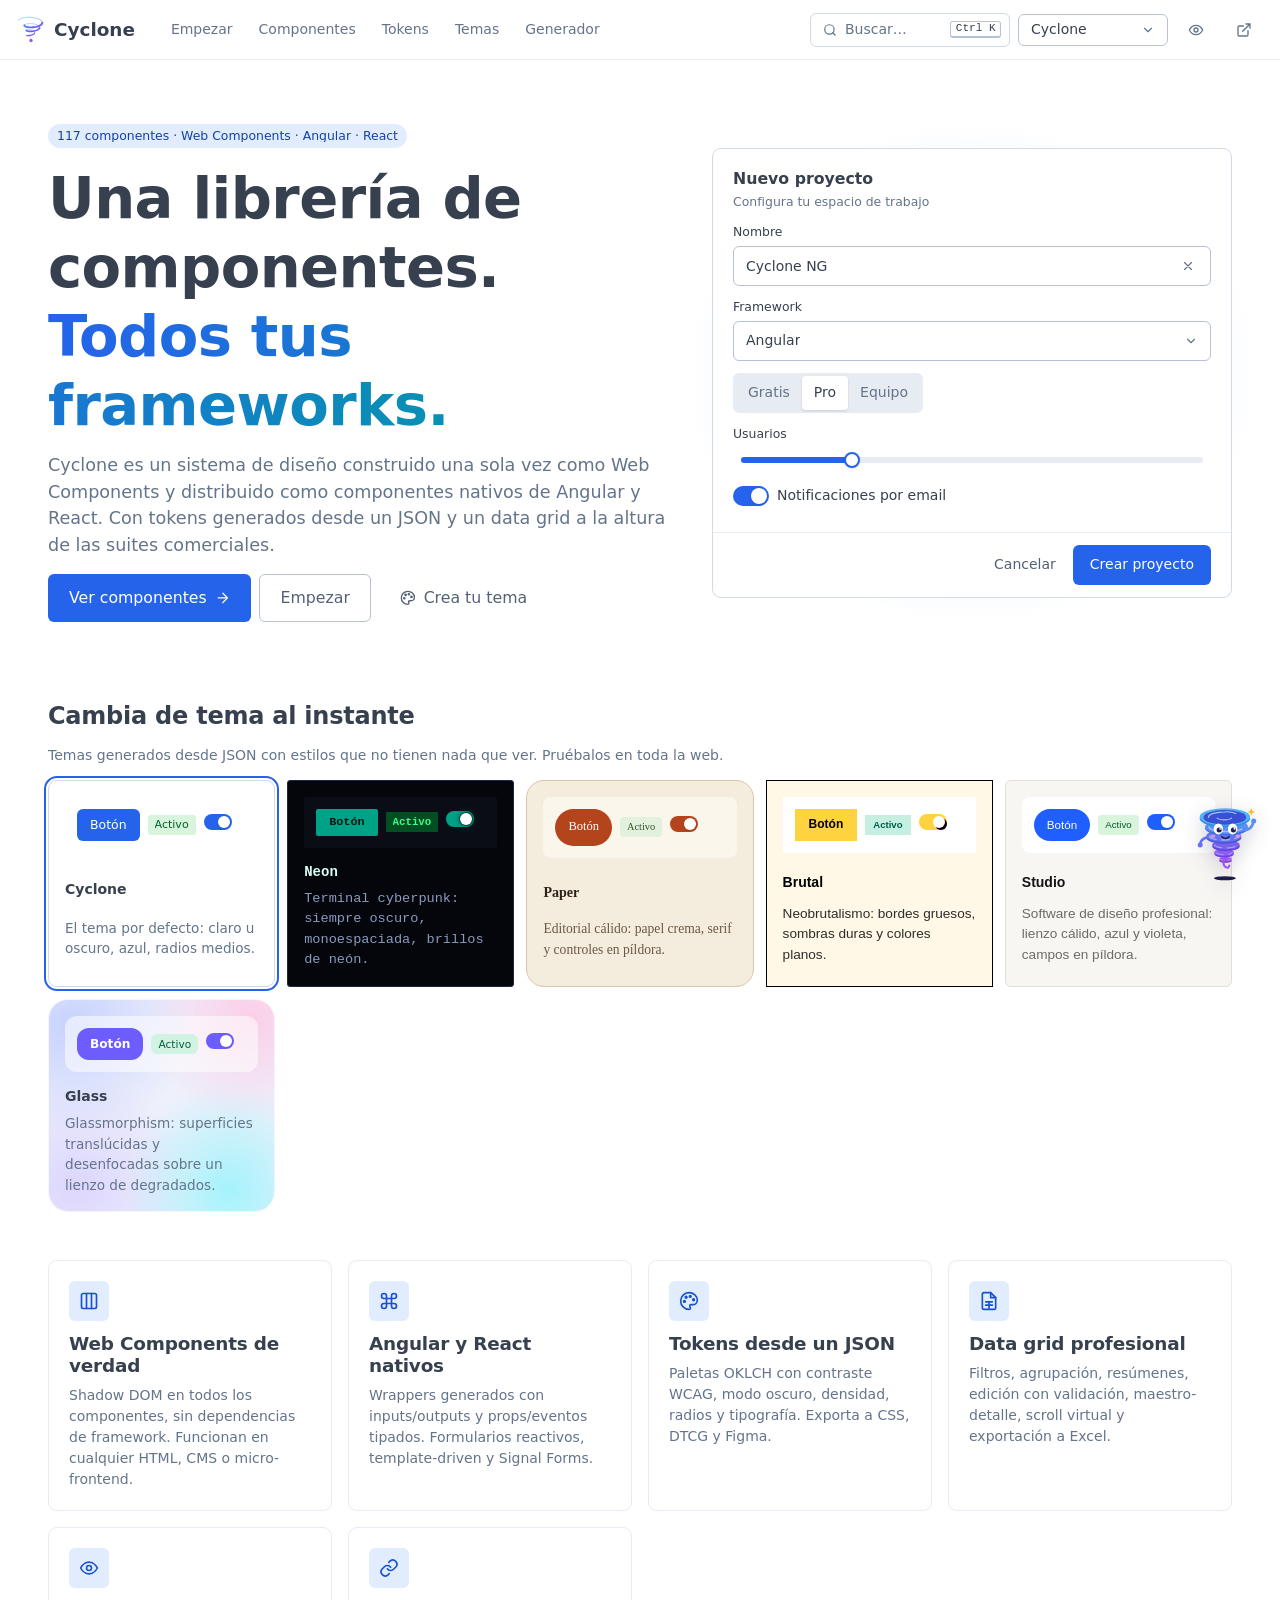
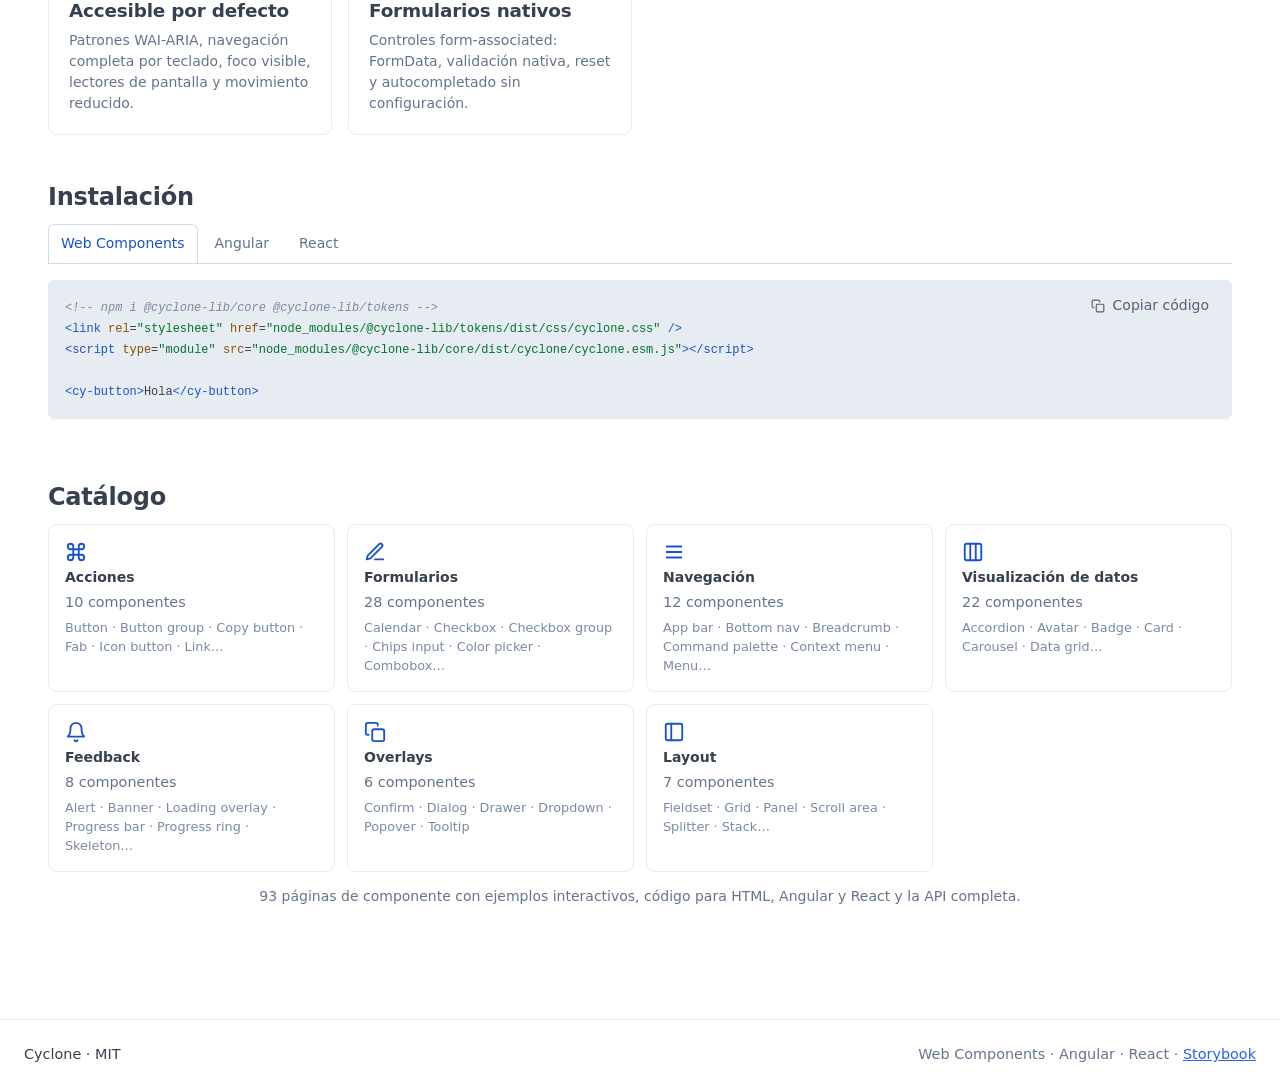
<file: index.html>
<!doctype html>
<html lang="es">
  <head>
    <meta charset="utf-8" />
    <meta name="viewport" content="width=device-width, initial-scale=1" />
    <meta name="description" content="Cyclone: librería de componentes para Web Components, Angular y React, con tokens de diseño y data grid avanzado." />
    <meta name="cyclone:theme" content="manual" />
    <title>Cyclone · Componentes para Web Components, Angular y React</title>
    <link rel="icon" type="image/svg+xml" href="./brand/favicon.svg" />
    <script type="module" crossorigin src="./assets/index-BKesXrUV.js"></script>
    <link rel="stylesheet" crossorigin href="./assets/index-DM25seEJ.css">
  </head>
  <body>
    <a class="skip" href="#main">Saltar al contenido</a>
    <div id="app"></div>
  </body>
</html>
</file>
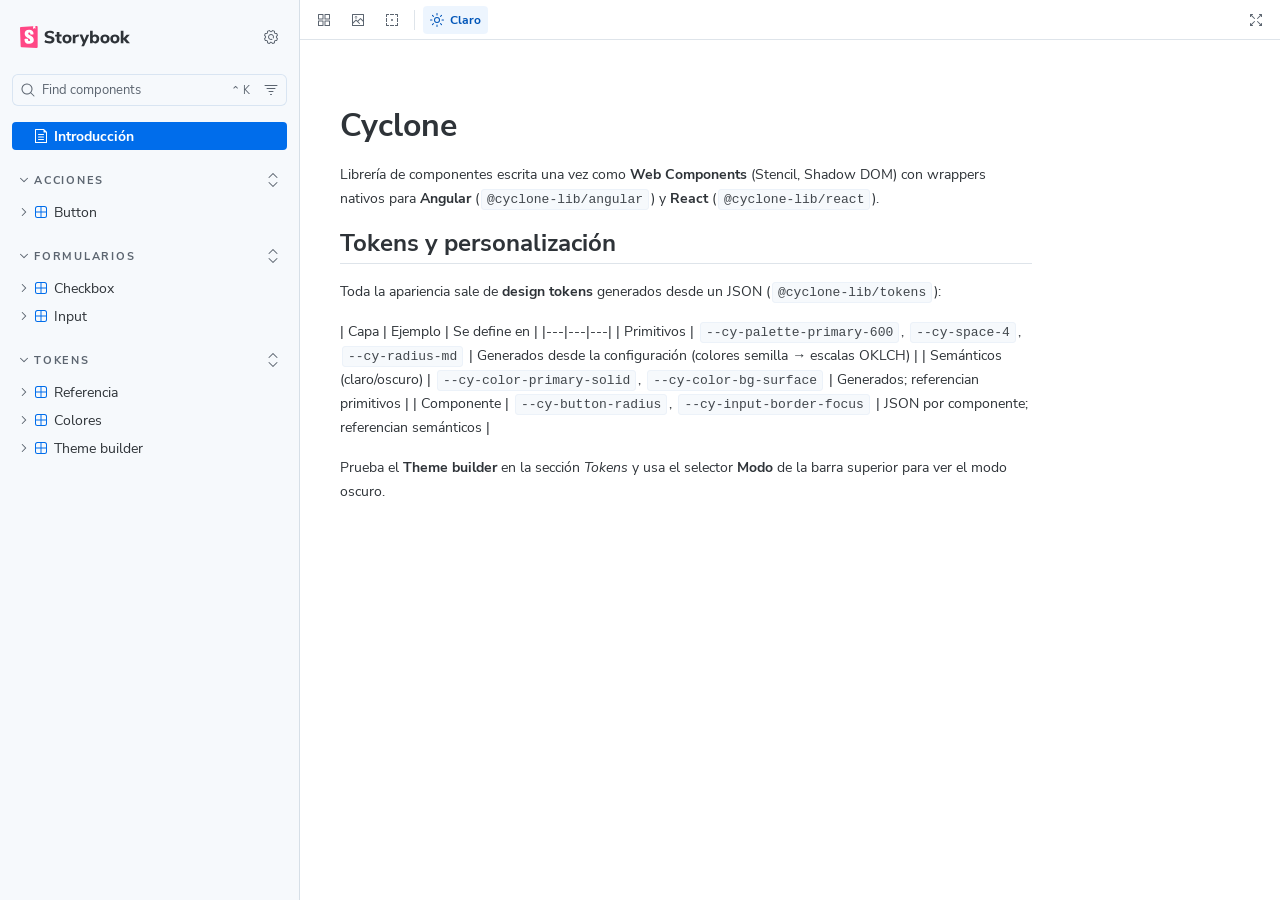
<file: storybook/index.html>
<!DOCTYPE html>
<html lang="en">
  <head>
    <meta charset="utf-8" />

    <title>storybook - Storybook</title>
    <meta name="viewport" content="width=device-width, initial-scale=1" />

    
    <link rel="icon" type="image/svg+xml" href="./favicon.svg" />
    
    <style>
      @font-face {
        font-family: 'Nunito Sans';
        font-style: normal;
        font-weight: 400;
        font-display: swap;
        src: url('./sb-common-assets/nunito-sans-regular.woff2') format('woff2');
      }

      @font-face {
        font-family: 'Nunito Sans';
        font-style: italic;
        font-weight: 400;
        font-display: swap;
        src: url('./sb-common-assets/nunito-sans-italic.woff2') format('woff2');
      }

      @font-face {
        font-family: 'Nunito Sans';
        font-style: normal;
        font-weight: 700;
        font-display: swap;
        src: url('./sb-common-assets/nunito-sans-bold.woff2') format('woff2');
      }

      @font-face {
        font-family: 'Nunito Sans';
        font-style: italic;
        font-weight: 700;
        font-display: swap;
        src: url('./sb-common-assets/nunito-sans-bold-italic.woff2') format('woff2');
      }
    </style>

    <link href="./sb-manager/runtime.js" rel="modulepreload" />

    
    <link href="./sb-addons/storybook-core-server-presets-0/common-manager-bundle.js" rel="modulepreload" />
    
    <link href="./sb-addons/docs-1/manager-bundle.js" rel="modulepreload" />
    
    <link href="./sb-addons/a11y-2/manager-bundle.js" rel="modulepreload" />
       

    <style>
      #storybook-root[hidden] {
        display: none !important;
      }
    </style>

    
  </head>
  <body>
    <div id="root"></div>

    
    <script>
      
        
          window['FEATURES'] = {
  "actions": true,
  "argTypeTargetsV7": true,
  "babelRemoveBugfixes": false,
  "backgrounds": true,
  "changeDetection": true,
  "componentsManifest": false,
  "controls": true,
  "disallowImplicitActionsInRenderV8": true,
  "highlight": true,
  "interactions": true,
  "legacyDecoratorFileOrder": false,
  "measure": true,
  "outline": true,
  "menuOnboardingChecklist": true,
  "sidebarOnboardingChecklist": true,
  "viewport": true
};
        
      
        
          window['REFS'] = {};
        
      
        
          window['LOGLEVEL'] = "info";
        
      
        
          window['DOCS_OPTIONS'] = {
  "defaultName": "Docs"
};
        
      
        
          window['CONFIG_TYPE'] = "PRODUCTION";
        
      
        
          window['DOCGEN_STORY_PREPARED'] = false;
        
      
        
      
        
      
        
          window['TAGS_OPTIONS'] = {};
        
      
        
          window['STORYBOOK_BUILDER'] = "vite";
        
      
        
          window['STORYBOOK_FRAMEWORK'] = "web-components-vite";
        
      
        
          window['STORYBOOK_RENDERER'] = "web-components";
        
      
        
      
    </script>
    

    <script type="module">
      import './sb-manager/globals-runtime.js';

      
        import './sb-addons/storybook-core-server-presets-0/common-manager-bundle.js';
      
        import './sb-addons/docs-1/manager-bundle.js';
      
        import './sb-addons/a11y-2/manager-bundle.js';
      

      import './sb-manager/runtime.js';
    </script>
  </body>
</html>
</file>
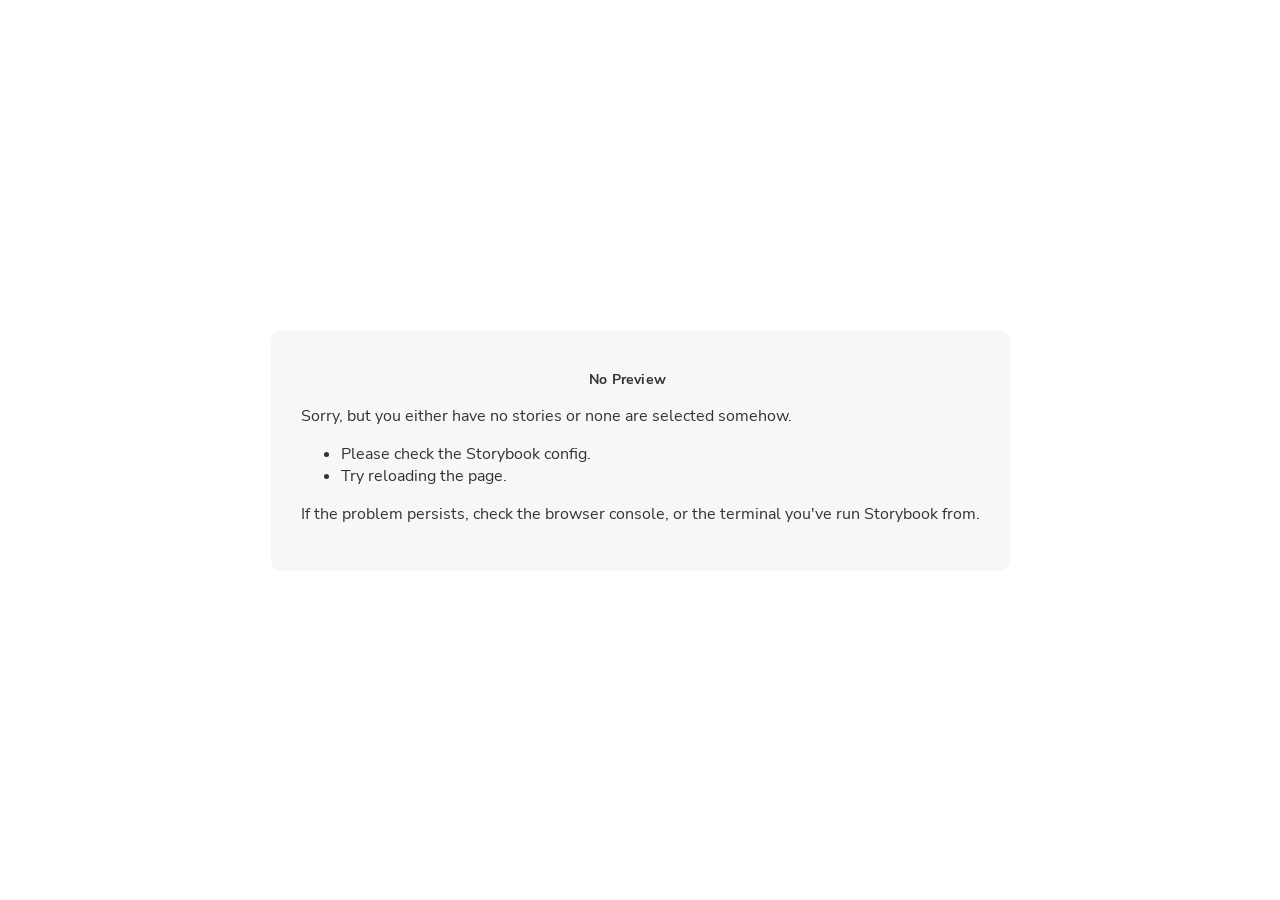
<file: storybook/iframe.html>
<!doctype html>
<!--suppress HtmlUnknownTarget -->
<html lang="en">
  <head><script type="module" src="./vite-inject-mocker-entry.js"></script>
    <meta charset="utf-8" />
    <title>Storybook</title>
    <meta name="viewport" content="width=device-width, initial-scale=1" />

    <style>@font-face{font-family:Nunito Sans;font-style:normal;font-weight:400;font-display:swap;src:url(./sb-common-assets/nunito-sans-regular.woff2)format("woff2")}@font-face{font-family:Nunito Sans;font-style:italic;font-weight:400;font-display:swap;src:url(./sb-common-assets/nunito-sans-italic.woff2)format("woff2")}@font-face{font-family:Nunito Sans;font-style:normal;font-weight:700;font-display:swap;src:url(./sb-common-assets/nunito-sans-bold.woff2)format("woff2")}@font-face{font-family:Nunito Sans;font-style:italic;font-weight:700;font-display:swap;src:url(./sb-common-assets/nunito-sans-bold-italic.woff2)format("woff2")}</style>

    <script>
      window.CONFIG_TYPE = 'PRODUCTION';
      window.LOGLEVEL = 'info';
      window.FRAMEWORK_OPTIONS = {};
      window.CHANNEL_OPTIONS = {};
      window.FEATURES = {"actions":true,"argTypeTargetsV7":true,"babelRemoveBugfixes":false,"backgrounds":true,"changeDetection":true,"componentsManifest":false,"controls":true,"disallowImplicitActionsInRenderV8":true,"highlight":true,"interactions":true,"legacyDecoratorFileOrder":false,"measure":true,"outline":true,"menuOnboardingChecklist":true,"sidebarOnboardingChecklist":true,"viewport":true};
      window.STORIES = [{"titlePrefix":"","directory":"./stories","files":"**/*.mdx","importPathMatcher":"^\\.[\\\\/](?:stories(?:\\/(?!\\.)(?:(?:(?!(?:^|\\/)\\.).)*?)\\/|\\/|$)(?!\\.)(?=.)[^/]*?\\.mdx)$"},{"titlePrefix":"","directory":"./stories","files":"**/*.stories.ts","importPathMatcher":"^\\.[\\\\/](?:stories(?:\\/(?!\\.)(?:(?:(?!(?:^|\\/)\\.).)*?)\\/|\\/|$)(?!\\.)(?=.)[^/]*?\\.stories\\.ts)$"}];
      window.DOCS_OPTIONS = {"defaultName":"Docs"};
      window.TAGS_OPTIONS = {};

      

      // We do this so that "module && module.hot" etc. in Storybook source code
      // doesn't fail (it will simply be disabled)
      window.module = undefined;
      window.global = window;
    </script>
    <base target="_parent" />

<style>
  /* While we aren't showing the main block yet, but still preparing, we want everything the user has rendered, which may or may not be in #storybook-root, to be display none */
  .sb-show-preparing-story:not(.sb-show-main) > :not(.sb-preparing-story) {
    display: none;
  }

  .sb-show-preparing-docs:not(.sb-show-main) > :not(.sb-preparing-docs) {
    display: none;
  }

  /* Hide our own blocks when we aren't supposed to be showing them */
  :not(.sb-show-preparing-story) > .sb-preparing-story,
  :not(.sb-show-preparing-docs) > .sb-preparing-docs,
  :not(.sb-show-nopreview) > .sb-nopreview,
  :not(.sb-show-errordisplay) > .sb-errordisplay {
    display: none;
  }

  .sb-show-main.sb-main-centered {
    margin: 0;
    display: flex;
    align-items: center;
    min-height: 100vh;
  }

  .sb-show-main.sb-main-centered #storybook-root {
    box-sizing: border-box;
    margin: auto;
    padding: 1rem;
    max-height: 100%;
    /* Hack for centering correctly in IE11 */
  }

  /* Vertical centering fix for IE11 */
  @media screen and (-ms-high-contrast: none), (-ms-high-contrast: active) {
    .sb-show-main.sb-main-centered:after {
      content: '';
      min-height: inherit;
      font-size: 0;
    }
  }

  .sb-show-main.sb-main-fullscreen {
    margin: 0;
    padding: 0;
    display: block;
  }

  .sb-show-main.sb-main-padded {
    margin: 0;
    padding: 1rem;
    display: block;
    box-sizing: border-box;
  }

  .sb-wrapper {
    position: fixed;
    top: 0;
    bottom: 0;
    left: 0;
    right: 0;
    box-sizing: border-box;

    padding: 40px;
    font-family:
      'Nunito Sans',
      -apple-system,
      '.SFNSText-Regular',
      'San Francisco',
      BlinkMacSystemFont,
      'Segoe UI',
      'Helvetica Neue',
      Helvetica,
      Arial,
      sans-serif;
    -webkit-font-smoothing: antialiased;
    overflow: auto;
  }

  @media (max-width: 700px) {
    .sb-wrapper {
      padding: 20px;
    }
  }

  @media (max-width: 500px) {
    .sb-wrapper {
      padding: 10px;
    }
  }

  .sb-heading {
    font-size: 14px;
    font-weight: 600;
    letter-spacing: 0.2px;
    margin: 10px 0;
    padding-right: 25px;
  }

  .sb-nopreview {
    display: flex;
    align-content: center;
    justify-content: center;
    box-sizing: border-box;
  }

  .sb-nopreview_main {
    margin: auto;
    padding: 30px;
    border-radius: 10px;
    background: rgb(247, 247, 247);
    color: rgb(46, 52, 56);
  }

  .sb-nopreview_main * {
    background: rgb(247, 247, 247);
    color: rgb(46, 52, 56);
  }

  .sb-nopreview_heading {
    text-align: center;
  }

  .sb-errordisplay {
    background: #f6f9fc;
    color: black;
    z-index: 999999;
    width: 100vw;
    min-height: 100vh;
    box-sizing: border-box;
  }

  .sb-errordisplay_main {
    margin: auto;
    padding: 24px;
    display: flex;
    box-sizing: border-box;

    flex-direction: column;
    min-height: 100%;
    width: 100%;
    border-radius: 6px;
    background: white;
    color: black;
    border: 1px solid #ff0000;
    box-shadow: 0 0 64px rgba(0, 0, 0, 0.1);
    gap: 24px;
  }

  .sb-errordisplay_main ol {
    padding-left: 18px;
    margin: 0;
  }

  /* Redefine colors to ensure readability regardless of user-provided * selectors. */
  .sb-errordisplay_main * {
    background: white;
    color: black;
  }

  /* Exclude error code block from the universal reset to preserve ANSI colors and dark theme */
  .sb-errordisplay_main .sb-errordisplay_code,
  .sb-errordisplay_main .sb-errordisplay_code * {
    background: #242424;
    color: #c6c6c6;
  }

  .sb-errordisplay_main h1 {
    font-family: inherit;
    font-size: 22px;
    font-weight: 400;
    line-height: 30px;
    margin: 0;
  }

  .sb-errordisplay_main h1::before {
    content: '';
    display: inline-block;
    width: 12px;
    height: 12px;
    background: #ff4400;
    border-radius: 50%;
    margin-right: 8px;
  }

  .sb-errordisplay_main p,
  .sb-errordisplay_main ol {
    font-family: inherit;
    font-size: 14px;
    font-weight: 400;
    line-height: 19px;
    margin: 0;
  }

  .sb-errordisplay_main li + li {
    margin: 0;
    padding: 0;
    padding-top: 12px;
  }

  .sb-errordisplay_main a {
    color: currentColor;
  }

  .sb-errordisplay_main .sb-errordisplay_code {
    padding: 10px;
    flex: 1;
    background: #242424;
    color: #c6c6c6;
    box-sizing: border-box;

    font-size: 14px;
    font-weight: 400;
    line-height: 19px;
    border-radius: 4px;

    font-family:
      'Operator Mono', 'Fira Code Retina', 'Fira Code', 'FiraCode-Retina', 'Andale Mono',
      'Lucida Console', Consolas, Monaco, monospace;
    margin: 0;
    overflow: auto;
  }

  .sb-errordisplay_main .sb-errordisplay_code code {
    background-color: inherit;
    color: inherit;
  }

  .sb-errordisplay_main .sb-errordisplay_code {
    white-space: pre-wrap;
  }

  @-webkit-keyframes sb-rotate360 {
    from {
      transform: rotate(0deg);
    }

    to {
      transform: rotate(360deg);
    }
  }

  @keyframes sb-rotate360 {
    from {
      transform: rotate(0deg);
    }

    to {
      transform: rotate(360deg);
    }
  }

  @-webkit-keyframes sb-glow {
    0%,
    100% {
      opacity: 1;
    }

    50% {
      opacity: 0.4;
    }
  }

  @keyframes sb-glow {
    0%,
    100% {
      opacity: 1;
    }

    50% {
      opacity: 0.4;
    }
  }

  /* We display the preparing loaders *over* the rendering story */
  .sb-preparing-story,
  .sb-preparing-docs {
    background-color: white;
    /* Maximum possible z-index. It would be better to use stacking contexts to ensure it's always
    on top, but this isn't possible as it would require making CSS changes that could affect user code */
    z-index: 2147483647;
  }

  .sb-loader {
    -webkit-animation: sb-rotate360 0.7s linear infinite;
    animation: sb-rotate360 0.7s linear infinite;
    border-color: rgba(97, 97, 97, 0.29);
    border-radius: 50%;
    border-style: solid;
    border-top-color: #646464;
    border-width: 2px;
    display: inline-block;
    height: 32px;
    left: 50%;
    margin-left: -16px;
    margin-top: -16px;
    mix-blend-mode: difference;
    overflow: hidden;
    position: absolute;
    top: 50%;
    transition: all 200ms ease-out;
    vertical-align: top;
    width: 32px;
    z-index: 4;
  }

  .sb-previewBlock {
    background: #fff;
    border: 1px solid rgba(0, 0, 0, 0.1);
    border-radius: 4px;
    box-shadow: rgba(0, 0, 0, 0.1) 0 1px 3px 0;
    margin: 25px auto 40px;
    max-width: 600px;
  }

  .sb-previewBlock_header {
    align-items: center;
    box-shadow: rgba(0, 0, 0, 0.1) 0 -1px 0 0 inset;
    display: flex;
    gap: 14px;
    height: 40px;
    padding: 0 12px;
  }

  .sb-previewBlock_icon {
    -webkit-animation: sb-glow 1.5s ease-in-out infinite;
    animation: sb-glow 1.5s ease-in-out infinite;
    background: #e6e6e6;
    height: 14px;
    width: 14px;
  }

  .sb-previewBlock_icon:last-child {
    margin-left: auto;
  }

  .sb-previewBlock_body {
    -webkit-animation: sb-glow 1.5s ease-in-out infinite;
    animation: sb-glow 1.5s ease-in-out infinite;
    height: 182px;
    position: relative;
  }

  .sb-argstableBlock {
    border-collapse: collapse;
    border-spacing: 0;
    font-size: 13px;
    line-height: 20px;
    margin: 25px auto 40px;
    max-width: 600px;
    text-align: left;
    width: 100%;
  }

  .sb-argstableBlock th:first-of-type,
  .sb-argstableBlock td:first-of-type {
    padding-left: 20px;
  }

  .sb-argstableBlock th:nth-of-type(2),
  .sb-argstableBlock td:nth-of-type(2) {
    width: 35%;
  }

  .sb-argstableBlock th:nth-of-type(3),
  .sb-argstableBlock td:nth-of-type(3) {
    width: 15%;
  }

  .sb-argstableBlock th:last-of-type,
  .sb-argstableBlock td:last-of-type {
    width: 25%;
    padding-right: 20px;
  }

  .sb-argstableBlock th span,
  .sb-argstableBlock td span {
    -webkit-animation: sb-glow 1.5s ease-in-out infinite;
    animation: sb-glow 1.5s ease-in-out infinite;
    background-color: rgba(0, 0, 0, 0.1);
    border-radius: 0;
    box-shadow: none;
    color: transparent;
  }

  .sb-argstableBlock th {
    padding: 10px 15px;
  }

  .sb-argstableBlock-body {
    border-radius: 4px;
    box-shadow:
      rgba(0, 0, 0, 0.1) 0 1px 3px 1px,
      rgba(0, 0, 0, 0.065) 0 0 0 1px;
  }

  .sb-argstableBlock-body tr {
    background: transparent;
    overflow: hidden;
  }

  .sb-argstableBlock-body tr:not(:first-child) {
    border-top: 1px solid #e6e6e6;
  }

  .sb-argstableBlock-body tr:first-child td:first-child {
    border-top-left-radius: 4px;
  }

  .sb-argstableBlock-body tr:first-child td:last-child {
    border-top-right-radius: 4px;
  }

  .sb-argstableBlock-body tr:last-child td:first-child {
    border-bottom-left-radius: 4px;
  }

  .sb-argstableBlock-body tr:last-child td:last-child {
    border-bottom-right-radius: 4px;
  }

  .sb-argstableBlock-body td {
    background: #fff;
    padding-bottom: 10px;
    padding-top: 10px;
    vertical-align: top;
  }

  .sb-argstableBlock-body td:not(:first-of-type) {
    padding-left: 15px;
    padding-right: 15px;
  }

  .sb-argstableBlock-body button {
    -webkit-animation: sb-glow 1.5s ease-in-out infinite;
    animation: sb-glow 1.5s ease-in-out infinite;
    background-color: rgba(0, 0, 0, 0.1);
    border: 0;
    border-radius: 0;
    box-shadow: none;
    color: transparent;
    display: inline;
    font-size: 12px;
    line-height: 1;
    padding: 10px 16px;
  }

  .sb-argstableBlock-summary {
    margin-top: 4px;
  }

  .sb-argstableBlock-code {
    margin-right: 4px;
    margin-bottom: 4px;
    padding: 2px 5px;
  }

  .sb-sr-only,
  .sb-hidden-until-focus:not(:focus) {
    position: absolute;
    width: 1px;
    height: 1px;
    padding: 0px;
    margin: -1px;
    overflow: hidden;
    clip: rect(0, 0, 0, 0);
    border: none;
  }

  .sb-hidden-until-focus {
    opacity: 0;
    transition: opacity 150ms ease-out;
  }

  .sb-hidden-until-focus:focus {
    opacity: 1;
  }
</style>

<script>
  /* globals window */
  try {
    if (window.top !== window) {
      window.__REACT_DEVTOOLS_GLOBAL_HOOK__ = window.top.__REACT_DEVTOOLS_GLOBAL_HOOK__;
      window.__VUE_DEVTOOLS_GLOBAL_HOOK__ = window.top.__VUE_DEVTOOLS_GLOBAL_HOOK__;
      window.top.__VUE_DEVTOOLS_CONTEXT__ = window.document;
    }
  } catch (e) {
    // eslint-disable-next-line no-console
    console.warn('unable to connect to top frame for connecting dev tools');
  }
</script>

    <script type="module" crossorigin src="./assets/iframe-KTo3M9B4.js"></script>
    <link rel="modulepreload" crossorigin href="./assets/rolldown-runtime-DkW27tQK.js">
    <link rel="modulepreload" crossorigin href="./assets/preload-helper-VEOc_cSF.js">
    <link rel="modulepreload" crossorigin href="./assets/chunk-7PIQR4A3-BGgO7bU4.js">
    <link rel="modulepreload" crossorigin href="./assets/chunk-IMSF75WX-CGYlPTyG.js">
    <link rel="modulepreload" crossorigin href="./assets/chunk-RDNWKK3U-C8FG2EtC.js">
    <link rel="modulepreload" crossorigin href="./assets/chunk-UAWMPV5J-_VQykhfG.js">
    <link rel="modulepreload" crossorigin href="./assets/iframe-CdIDLIln.js">
    <link rel="stylesheet" crossorigin href="./assets/iframe-D6P28IlS.css">
  </head>

  <body>
    <div class="sb-preparing-story sb-wrapper">
  <div class="sb-loader"></div>
</div>

<div class="sb-preparing-docs sb-wrapper">
  <div class="sb-previewBlock">
    <div class="sb-previewBlock_header">
      <div class="sb-previewBlock_icon"></div>
      <div class="sb-previewBlock_icon"></div>
      <div class="sb-previewBlock_icon"></div>
      <div class="sb-previewBlock_icon"></div>
    </div>
    <div class="sb-previewBlock_body">
      <div class="sb-loader"></div>
    </div>
  </div>
  <table aria-hidden="true" class="sb-argstableBlock">
    <thead class="sb-argstableBlock-head">
      <tr>
        <th><span>Name</span></th>
        <th><span>Description</span></th>
        <th><span>Default</span></th>
        <th><span>Control </span></th>
      </tr>
    </thead>
    <tbody class="sb-argstableBlock-body">
      <tr>
        <td><span>propertyName</span><span title="Required">*</span></td>
        <td>
          <div><span>This is a short description</span></div>
          <div class="sb-argstableBlock-summary">
            <div><span class="sb-argstableBlock-code">summary</span></div>
          </div>
        </td>
        <td>
          <div><span class="sb-argstableBlock-code">defaultValue</span></div>
        </td>
        <td><button>Set string</button></td>
      </tr>
      <tr>
        <td><span>propertyName</span><span>*</span></td>
        <td>
          <div><span>This is a short description</span></div>
          <div class="sb-argstableBlock-summary">
            <div><span class="sb-argstableBlock-code">summary</span></div>
          </div>
        </td>
        <td>
          <div><span class="sb-argstableBlock-code">defaultValue</span></div>
        </td>
        <td><button>Set string</button></td>
      </tr>
      <tr>
        <td><span>propertyName</span><span>*</span></td>
        <td>
          <div><span>This is a short description</span></div>
          <div class="sb-argstableBlock-summary">
            <div><span class="sb-argstableBlock-code">summary</span></div>
          </div>
        </td>
        <td>
          <div><span class="sb-argstableBlock-code">defaultValue</span></div>
        </td>
        <td><button>Set string</button></td>
      </tr>
    </tbody>
  </table>
</div>

<div class="sb-nopreview sb-wrapper">
  <div class="sb-nopreview_main">
    <h1 class="sb-nopreview_heading sb-heading">No Preview</h1>
    <p>Sorry, but you either have no stories or none are selected somehow.</p>
    <ul>
      <li>Please check the Storybook config.</li>
      <li>Try reloading the page.</li>
    </ul>
    <p>
      If the problem persists, check the browser console, or the terminal you've run Storybook from.
    </p>
  </div>
</div>

<div class="sb-errordisplay sb-wrapper">
  <div class="sb-errordisplay_main">
    <h1 id="error-message"></h1>
    <p>
      The component failed to render properly, likely due to a configuration issue in Storybook.
      Here are some common causes and how you can address them:
    </p>
    <ol>
      <li>
        <strong>Missing Context/Providers</strong>: You can use decorators to supply specific
        contexts or providers, which are sometimes necessary for components to render correctly. For
        detailed instructions on using decorators, please visit the
        <a href="https://storybook.js.org/docs/writing-stories/decorators"
          >Decorators documentation</a
        >.
      </li>
      <li>
        <strong>Misconfigured Webpack or Vite</strong>: Verify that Storybook picks up all necessary
        settings for loaders, plugins, and other relevant parameters. You can find step-by-step
        guides for configuring
        <a href="https://storybook.js.org/docs/builders/webpack">Webpack</a> or
        <a href="https://storybook.js.org/docs/builders/vite">Vite</a>
        with Storybook.
      </li>
      <li>
        <strong>Missing Environment Variables</strong>: Your Storybook may require specific
        environment variables to function as intended. You can set up custom environment variables
        as outlined in the
        <a href="https://storybook.js.org/docs/configure/environment-variables"
          >Environment Variables documentation</a
        >.
      </li>
    </ol>
    <pre class="sb-errordisplay_code"><code id="error-stack"></code></pre>
  </div>
</div>

    <div id="storybook-root"></div>
    <div id="storybook-docs"></div>
    <script>
      function __onViteAppLoadingError(event) {
        const hostname = globalThis.location.hostname;
        if (hostname !== 'localhost' && globalThis.CONFIG_TYPE === 'DEVELOPMENT') {
          const message = `Failed to load the Storybook preview file 'vite-app.js':

      It looks like you're visiting the Storybook development server on another hostname than localhost: '${hostname}', but you haven't configured the necessary security features to support this.
      Please re-run your Storybook development server with the '--host ${hostname}' flag, or manually configure your Vite allowedHosts configuration with viteFinal.

      See:`;
          const docs = [
            'https://storybook.js.org/docs/api/cli-options#dev',
            'https://storybook.js.org/docs/api/main-config/main-config-vite-final',
            'https://vite.dev/config/server-options.html#server-allowedhosts',
          ];
          console.error(`${message}\n${docs.map((doc) => `- ${doc}`).join('\n')}`);

          document.getElementById('storybook-root').innerHTML =
            `<p style="color: red; max-width: 70ch">${message.replaceAll(
              '\n',
              '<br/>'
            )}<ul>${docs.map((doc) => `<li><a href='${doc}' target='_blank'>${doc}</a></li>`).join('')}</ul></p>`;
          return;
        }
      }
    </script>
  </body>
</html>
</file>
<file: assets/index-DM25seEJ.css>
:root{--cy-theme-name:"cyclone";--cy-palette-white:#fff;--cy-palette-black:#000;--cy-palette-primary-50:#f3f7ff;--cy-palette-primary-100:#e1ecff;--cy-palette-primary-200:#c6daff;--cy-palette-primary-300:#9fc0ff;--cy-palette-primary-400:#6c9dff;--cy-palette-primary-500:#417eff;--cy-palette-primary-600:#2563eb;--cy-palette-primary-700:#1a52cc;--cy-palette-primary-800:#1442a9;--cy-palette-primary-900:#123788;--cy-palette-primary-950:#07215a;--cy-palette-neutral-50:#f5f7fa;--cy-palette-neutral-100:#e7ebf2;--cy-palette-neutral-200:#d2dae5;--cy-palette-neutral-300:#b6c2d4;--cy-palette-neutral-400:#93a3b9;--cy-palette-neutral-500:#7a8aa2;--cy-palette-neutral-600:#64748b;--cy-palette-neutral-700:#536176;--cy-palette-neutral-800:#434f60;--cy-palette-neutral-900:#37404e;--cy-palette-neutral-950:#202730;--cy-palette-success-50:#eefbef;--cy-palette-success-100:#d8f4dc;--cy-palette-success-200:#b6e8be;--cy-palette-success-300:#87d696;--cy-palette-success-400:#4cbb68;--cy-palette-success-500:#16a34a;--cy-palette-success-600:#008a3b;--cy-palette-success-700:#007430;--cy-palette-success-800:#005f26;--cy-palette-success-900:#004e1e;--cy-palette-success-950:#00300f;--cy-palette-warning-50:#fff1e1;--cy-palette-warning-100:#fedebb;--cy-palette-warning-200:#fcc380;--cy-palette-warning-300:#f59e0b;--cy-palette-warning-400:#d08500;--cy-palette-warning-500:#b47200;--cy-palette-warning-600:#9b6200;--cy-palette-warning-700:#865400;--cy-palette-warning-800:#6e4400;--cy-palette-warning-900:#5a3700;--cy-palette-warning-950:#382000;--cy-palette-danger-50:#fff4f2;--cy-palette-danger-100:#ffe4e0;--cy-palette-danger-200:#ffcbc3;--cy-palette-danger-300:#ffa99e;--cy-palette-danger-400:#ff7366;--cy-palette-danger-500:#f5443d;--cy-palette-danger-600:#dc2626;--cy-palette-danger-700:#bc1318;--cy-palette-danger-800:#9a0a10;--cy-palette-danger-900:#7b0e0f;--cy-palette-danger-950:#4f0204;--cy-palette-info-50:#eef9fd;--cy-palette-info-100:#d8f0f9;--cy-palette-info-200:#b4e0ef;--cy-palette-info-300:#84c9e1;--cy-palette-info-400:#47abca;--cy-palette-info-500:#0891b2;--cy-palette-info-600:#007b97;--cy-palette-info-700:#006881;--cy-palette-info-800:#00566b;--cy-palette-info-900:#004759;--cy-palette-info-950:#002c38;--cy-space-0:0px;--cy-space-1:4px;--cy-space-2:8px;--cy-space-3:12px;--cy-space-4:16px;--cy-space-5:20px;--cy-space-6:24px;--cy-space-7:28px;--cy-space-8:32px;--cy-space-10:40px;--cy-space-12:48px;--cy-space-14:56px;--cy-space-16:64px;--cy-space-20:80px;--cy-space-24:96px;--cy-space-0_5:2px;--cy-space-1_5:6px;--cy-space-2_5:10px;--cy-space-3_5:14px;--cy-size-control-xs:24px;--cy-size-control-sm:32px;--cy-size-control-md:40px;--cy-size-control-lg:48px;--cy-size-icon-sm:14px;--cy-size-icon-md:16px;--cy-size-icon-lg:20px;--cy-radius-none:0px;--cy-radius-sm:3px;--cy-radius-md:6px;--cy-radius-lg:9px;--cy-radius-xl:12px;--cy-radius-full:9999px;--cy-radius-control:var(--cy-radius-md);--cy-radius-container:var(--cy-radius-lg);--cy-border-width-default:1px;--cy-border-width-strong:2px;--cy-font-family-sans:Inter, ui-sans-serif, system-ui, -apple-system, "Segoe UI", Roboto, sans-serif;--cy-font-family-mono:ui-monospace, SFMono-Regular, Menlo, Consolas, monospace;--cy-font-family-heading:var(--cy-font-family-sans);--cy-font-size-xs:.6914rem;--cy-font-size-sm:.7778rem;--cy-font-size-md:.875rem;--cy-font-size-lg:.9844rem;--cy-font-size-xl:1.1074rem;--cy-font-size-2xl:1.2458rem;--cy-font-size-3xl:1.4016rem;--cy-font-size-4xl:1.5768rem;--cy-font-weight-regular:400;--cy-font-weight-medium:500;--cy-font-weight-semibold:600;--cy-font-weight-bold:700;--cy-font-line-height-tight:1.25;--cy-font-line-height-normal:1.5;--cy-font-line-height-relaxed:1.75;--cy-duration-fast:.1s;--cy-duration-normal:.2s;--cy-duration-slow:.3s;--cy-easing-standard:cubic-bezier(.2, 0, 0, 1);--cy-easing-enter:cubic-bezier(0, 0, 0, 1);--cy-easing-exit:cubic-bezier(.3, 0, 1, 1);--cy-focus-ring-width:2px;--cy-focus-ring-offset:2px;--cy-opacity-disabled:.5;--cy-opacity-surface:1;--cy-opacity-raised:1;--cy-blur-none:0px;--cy-blur-sm:4px;--cy-blur-md:8px;--cy-blur-lg:16px;--cy-blur-xl:32px;--cy-blur-surface:0px;--cy-blur-raised:var(--cy-blur-surface);--cy-blur-scrim:var(--cy-blur-none);--cy-saturate-surface:1;--cy-z-dropdown:1000;--cy-z-sticky:1100;--cy-z-overlay:1200;--cy-z-modal:1300;--cy-z-popover:1400;--cy-z-toast:1500;--cy-z-tooltip:1600;--cy-backdrop-filter-surface:none;--cy-backdrop-filter-raised:none;--cy-backdrop-filter-scrim:none;--cy-color-bg-canvas:var(--cy-palette-white);--cy-color-bg-canvas-image:none;--cy-color-bg-surface:var(--cy-palette-white);--cy-color-bg-raised:var(--cy-palette-white);--cy-color-bg-sunken:var(--cy-palette-neutral-100);--cy-color-bg-muted:var(--cy-palette-neutral-50);--cy-color-bg-hover:#7a8aa214;--cy-color-bg-backdrop:#20273080;--cy-color-text-default:var(--cy-palette-neutral-900);--cy-color-text-muted:var(--cy-palette-neutral-600);--cy-color-text-subtle:var(--cy-palette-neutral-500);--cy-color-text-disabled:var(--cy-palette-neutral-400);--cy-color-text-inverse:var(--cy-palette-white);--cy-color-text-link:var(--cy-palette-primary-600);--cy-color-border-subtle:var(--cy-palette-neutral-100);--cy-color-border-default:var(--cy-palette-neutral-200);--cy-color-border-strong:var(--cy-palette-neutral-300);--cy-color-border-control:var(--cy-palette-neutral-300);--cy-color-border-control-hover:var(--cy-palette-neutral-400);--cy-color-focus-ring:var(--cy-palette-primary-500);--cy-color-primary-solid:var(--cy-palette-primary-600);--cy-color-primary-solid-hover:var(--cy-palette-primary-700);--cy-color-primary-solid-active:var(--cy-palette-primary-800);--cy-color-primary-on-solid:var(--cy-palette-white);--cy-color-primary-soft:var(--cy-palette-primary-100);--cy-color-primary-soft-hover:var(--cy-palette-primary-200);--cy-color-primary-on-soft:var(--cy-palette-primary-800);--cy-color-primary-border:var(--cy-palette-primary-300);--cy-color-primary-text:var(--cy-palette-primary-700);--cy-color-neutral-solid:var(--cy-palette-neutral-800);--cy-color-neutral-solid-hover:var(--cy-palette-neutral-900);--cy-color-neutral-solid-active:var(--cy-palette-neutral-950);--cy-color-neutral-on-solid:var(--cy-palette-white);--cy-color-neutral-soft:var(--cy-palette-neutral-100);--cy-color-neutral-soft-hover:var(--cy-palette-neutral-200);--cy-color-neutral-on-soft:var(--cy-palette-neutral-800);--cy-color-neutral-border:var(--cy-palette-neutral-300);--cy-color-neutral-text:var(--cy-palette-neutral-700);--cy-color-success-solid:var(--cy-palette-success-500);--cy-color-success-solid-hover:var(--cy-palette-success-600);--cy-color-success-solid-active:var(--cy-palette-success-700);--cy-color-success-on-solid:var(--cy-palette-success-950);--cy-color-success-soft:var(--cy-palette-success-100);--cy-color-success-soft-hover:var(--cy-palette-success-200);--cy-color-success-on-soft:var(--cy-palette-success-800);--cy-color-success-border:var(--cy-palette-success-300);--cy-color-success-text:var(--cy-palette-success-700);--cy-color-warning-solid:var(--cy-palette-warning-300);--cy-color-warning-solid-hover:var(--cy-palette-warning-400);--cy-color-warning-solid-active:var(--cy-palette-warning-500);--cy-color-warning-on-solid:var(--cy-palette-warning-950);--cy-color-warning-soft:var(--cy-palette-warning-100);--cy-color-warning-soft-hover:var(--cy-palette-warning-200);--cy-color-warning-on-soft:var(--cy-palette-warning-800);--cy-color-warning-border:var(--cy-palette-warning-300);--cy-color-warning-text:var(--cy-palette-warning-700);--cy-color-danger-solid:var(--cy-palette-danger-600);--cy-color-danger-solid-hover:var(--cy-palette-danger-700);--cy-color-danger-solid-active:var(--cy-palette-danger-800);--cy-color-danger-on-solid:var(--cy-palette-white);--cy-color-danger-soft:var(--cy-palette-danger-100);--cy-color-danger-soft-hover:var(--cy-palette-danger-200);--cy-color-danger-on-soft:var(--cy-palette-danger-800);--cy-color-danger-border:var(--cy-palette-danger-300);--cy-color-danger-text:var(--cy-palette-danger-700);--cy-color-info-solid:var(--cy-palette-info-500);--cy-color-info-solid-hover:var(--cy-palette-info-600);--cy-color-info-solid-active:var(--cy-palette-info-700);--cy-color-info-on-solid:var(--cy-palette-info-950);--cy-color-info-soft:var(--cy-palette-info-100);--cy-color-info-soft-hover:var(--cy-palette-info-200);--cy-color-info-on-soft:var(--cy-palette-info-800);--cy-color-info-border:var(--cy-palette-info-300);--cy-color-info-text:var(--cy-palette-info-700);--cy-shadow-sm:0px 1px 2px 0px #2027300f, 0px 1px 3px 0px #20273014;--cy-shadow-md:0px 2px 4px -1px #2027300f, 0px 4px 8px -2px #2027301a;--cy-shadow-lg:0px 4px 8px -2px #2027300f, 0px 12px 24px -4px #2027301f;--cy-shadow-xl:0px 8px 16px -4px #20273014, 0px 24px 48px -8px #20273029;--lightningcss-light:initial;--lightningcss-dark: ;color-scheme:light}@media (prefers-color-scheme:dark){:root:not([data-cy-mode=light]){--cy-color-bg-canvas:var(--cy-palette-neutral-950);--cy-color-bg-canvas-image:none;--cy-color-bg-surface:var(--cy-palette-neutral-900);--cy-color-bg-raised:var(--cy-palette-neutral-800);--cy-color-bg-sunken:var(--cy-palette-neutral-950);--cy-color-bg-muted:var(--cy-palette-neutral-900);--cy-color-bg-hover:#93a3b91f;--cy-color-bg-backdrop:#202730b3;--cy-color-text-default:var(--cy-palette-neutral-50);--cy-color-text-muted:var(--cy-palette-neutral-400);--cy-color-text-subtle:var(--cy-palette-neutral-500);--cy-color-text-disabled:var(--cy-palette-neutral-600);--cy-color-text-inverse:var(--cy-palette-neutral-900);--cy-color-text-link:var(--cy-palette-primary-400);--cy-color-border-subtle:var(--cy-palette-neutral-900);--cy-color-border-default:var(--cy-palette-neutral-800);--cy-color-border-strong:var(--cy-palette-neutral-700);--cy-color-border-control:var(--cy-palette-neutral-700);--cy-color-border-control-hover:var(--cy-palette-neutral-600);--cy-color-focus-ring:var(--cy-palette-primary-400);--cy-color-primary-solid:var(--cy-palette-primary-500);--cy-color-primary-solid-hover:var(--cy-palette-primary-400);--cy-color-primary-solid-active:var(--cy-palette-primary-300);--cy-color-primary-on-solid:var(--cy-palette-primary-950);--cy-color-primary-soft:var(--cy-palette-primary-900);--cy-color-primary-soft-hover:var(--cy-palette-primary-800);--cy-color-primary-on-soft:var(--cy-palette-primary-200);--cy-color-primary-border:var(--cy-palette-primary-700);--cy-color-primary-text:var(--cy-palette-primary-300);--cy-color-neutral-solid:var(--cy-palette-neutral-100);--cy-color-neutral-solid-hover:var(--cy-palette-neutral-200);--cy-color-neutral-solid-active:var(--cy-palette-neutral-300);--cy-color-neutral-on-solid:var(--cy-palette-neutral-950);--cy-color-neutral-soft:var(--cy-palette-neutral-900);--cy-color-neutral-soft-hover:var(--cy-palette-neutral-800);--cy-color-neutral-on-soft:var(--cy-palette-neutral-200);--cy-color-neutral-border:var(--cy-palette-neutral-700);--cy-color-neutral-text:var(--cy-palette-neutral-300);--cy-color-success-solid:var(--cy-palette-success-500);--cy-color-success-solid-hover:var(--cy-palette-success-400);--cy-color-success-solid-active:var(--cy-palette-success-300);--cy-color-success-on-solid:var(--cy-palette-success-950);--cy-color-success-soft:var(--cy-palette-success-900);--cy-color-success-soft-hover:var(--cy-palette-success-800);--cy-color-success-on-soft:var(--cy-palette-success-200);--cy-color-success-border:var(--cy-palette-success-700);--cy-color-success-text:var(--cy-palette-success-300);--cy-color-warning-solid:var(--cy-palette-warning-400);--cy-color-warning-solid-hover:var(--cy-palette-warning-300);--cy-color-warning-solid-active:var(--cy-palette-warning-200);--cy-color-warning-on-solid:var(--cy-palette-warning-950);--cy-color-warning-soft:var(--cy-palette-warning-900);--cy-color-warning-soft-hover:var(--cy-palette-warning-800);--cy-color-warning-on-soft:var(--cy-palette-warning-200);--cy-color-warning-border:var(--cy-palette-warning-700);--cy-color-warning-text:var(--cy-palette-warning-300);--cy-color-danger-solid:var(--cy-palette-danger-500);--cy-color-danger-solid-hover:var(--cy-palette-danger-400);--cy-color-danger-solid-active:var(--cy-palette-danger-300);--cy-color-danger-on-solid:var(--cy-palette-danger-950);--cy-color-danger-soft:var(--cy-palette-danger-900);--cy-color-danger-soft-hover:var(--cy-palette-danger-800);--cy-color-danger-on-soft:var(--cy-palette-danger-200);--cy-color-danger-border:var(--cy-palette-danger-700);--cy-color-danger-text:var(--cy-palette-danger-300);--cy-color-info-solid:var(--cy-palette-info-500);--cy-color-info-solid-hover:var(--cy-palette-info-400);--cy-color-info-solid-active:var(--cy-palette-info-300);--cy-color-info-on-solid:var(--cy-palette-info-950);--cy-color-info-soft:var(--cy-palette-info-900);--cy-color-info-soft-hover:var(--cy-palette-info-800);--cy-color-info-on-soft:var(--cy-palette-info-200);--cy-color-info-border:var(--cy-palette-info-700);--cy-color-info-text:var(--cy-palette-info-300);--cy-shadow-sm:0px 1px 2px 0px #2027302e, 0px 1px 3px 0px #2027303d;--cy-shadow-md:0px 2px 4px -1px #2027302e, 0px 4px 8px -2px #2027304d;--cy-shadow-lg:0px 4px 8px -2px #2027302e, 0px 12px 24px -4px #2027305c;--cy-shadow-xl:0px 8px 16px -4px #2027303d, 0px 24px 48px -8px #2027307a;--lightningcss-light: ;--lightningcss-dark:initial;color-scheme:dark}}[data-cy-mode=dark]{--cy-color-bg-canvas:var(--cy-palette-neutral-950);--cy-color-bg-canvas-image:none;--cy-color-bg-surface:var(--cy-palette-neutral-900);--cy-color-bg-raised:var(--cy-palette-neutral-800);--cy-color-bg-sunken:var(--cy-palette-neutral-950);--cy-color-bg-muted:var(--cy-palette-neutral-900);--cy-color-bg-hover:#93a3b91f;--cy-color-bg-backdrop:#202730b3;--cy-color-text-default:var(--cy-palette-neutral-50);--cy-color-text-muted:var(--cy-palette-neutral-400);--cy-color-text-subtle:var(--cy-palette-neutral-500);--cy-color-text-disabled:var(--cy-palette-neutral-600);--cy-color-text-inverse:var(--cy-palette-neutral-900);--cy-color-text-link:var(--cy-palette-primary-400);--cy-color-border-subtle:var(--cy-palette-neutral-900);--cy-color-border-default:var(--cy-palette-neutral-800);--cy-color-border-strong:var(--cy-palette-neutral-700);--cy-color-border-control:var(--cy-palette-neutral-700);--cy-color-border-control-hover:var(--cy-palette-neutral-600);--cy-color-focus-ring:var(--cy-palette-primary-400);--cy-color-primary-solid:var(--cy-palette-primary-500);--cy-color-primary-solid-hover:var(--cy-palette-primary-400);--cy-color-primary-solid-active:var(--cy-palette-primary-300);--cy-color-primary-on-solid:var(--cy-palette-primary-950);--cy-color-primary-soft:var(--cy-palette-primary-900);--cy-color-primary-soft-hover:var(--cy-palette-primary-800);--cy-color-primary-on-soft:var(--cy-palette-primary-200);--cy-color-primary-border:var(--cy-palette-primary-700);--cy-color-primary-text:var(--cy-palette-primary-300);--cy-color-neutral-solid:var(--cy-palette-neutral-100);--cy-color-neutral-solid-hover:var(--cy-palette-neutral-200);--cy-color-neutral-solid-active:var(--cy-palette-neutral-300);--cy-color-neutral-on-solid:var(--cy-palette-neutral-950);--cy-color-neutral-soft:var(--cy-palette-neutral-900);--cy-color-neutral-soft-hover:var(--cy-palette-neutral-800);--cy-color-neutral-on-soft:var(--cy-palette-neutral-200);--cy-color-neutral-border:var(--cy-palette-neutral-700);--cy-color-neutral-text:var(--cy-palette-neutral-300);--cy-color-success-solid:var(--cy-palette-success-500);--cy-color-success-solid-hover:var(--cy-palette-success-400);--cy-color-success-solid-active:var(--cy-palette-success-300);--cy-color-success-on-solid:var(--cy-palette-success-950);--cy-color-success-soft:var(--cy-palette-success-900);--cy-color-success-soft-hover:var(--cy-palette-success-800);--cy-color-success-on-soft:var(--cy-palette-success-200);--cy-color-success-border:var(--cy-palette-success-700);--cy-color-success-text:var(--cy-palette-success-300);--cy-color-warning-solid:var(--cy-palette-warning-400);--cy-color-warning-solid-hover:var(--cy-palette-warning-300);--cy-color-warning-solid-active:var(--cy-palette-warning-200);--cy-color-warning-on-solid:var(--cy-palette-warning-950);--cy-color-warning-soft:var(--cy-palette-warning-900);--cy-color-warning-soft-hover:var(--cy-palette-warning-800);--cy-color-warning-on-soft:var(--cy-palette-warning-200);--cy-color-warning-border:var(--cy-palette-warning-700);--cy-color-warning-text:var(--cy-palette-warning-300);--cy-color-danger-solid:var(--cy-palette-danger-500);--cy-color-danger-solid-hover:var(--cy-palette-danger-400);--cy-color-danger-solid-active:var(--cy-palette-danger-300);--cy-color-danger-on-solid:var(--cy-palette-danger-950);--cy-color-danger-soft:var(--cy-palette-danger-900);--cy-color-danger-soft-hover:var(--cy-palette-danger-800);--cy-color-danger-on-soft:var(--cy-palette-danger-200);--cy-color-danger-border:var(--cy-palette-danger-700);--cy-color-danger-text:var(--cy-palette-danger-300);--cy-color-info-solid:var(--cy-palette-info-500);--cy-color-info-solid-hover:var(--cy-palette-info-400);--cy-color-info-solid-active:var(--cy-palette-info-300);--cy-color-info-on-solid:var(--cy-palette-info-950);--cy-color-info-soft:var(--cy-palette-info-900);--cy-color-info-soft-hover:var(--cy-palette-info-800);--cy-color-info-on-soft:var(--cy-palette-info-200);--cy-color-info-border:var(--cy-palette-info-700);--cy-color-info-text:var(--cy-palette-info-300);--cy-shadow-sm:0px 1px 2px 0px #2027302e, 0px 1px 3px 0px #2027303d;--cy-shadow-md:0px 2px 4px -1px #2027302e, 0px 4px 8px -2px #2027304d;--cy-shadow-lg:0px 4px 8px -2px #2027302e, 0px 12px 24px -4px #2027305c;--cy-shadow-xl:0px 8px 16px -4px #2027303d, 0px 24px 48px -8px #2027307a;--lightningcss-light: ;--lightningcss-dark:initial;color-scheme:dark}[data-cy-mode=light]{--cy-color-bg-canvas:var(--cy-palette-white);--cy-color-bg-canvas-image:none;--cy-color-bg-surface:var(--cy-palette-white);--cy-color-bg-raised:var(--cy-palette-white);--cy-color-bg-sunken:var(--cy-palette-neutral-100);--cy-color-bg-muted:var(--cy-palette-neutral-50);--cy-color-bg-hover:#7a8aa214;--cy-color-bg-backdrop:#20273080;--cy-color-text-default:var(--cy-palette-neutral-900);--cy-color-text-muted:var(--cy-palette-neutral-600);--cy-color-text-subtle:var(--cy-palette-neutral-500);--cy-color-text-disabled:var(--cy-palette-neutral-400);--cy-color-text-inverse:var(--cy-palette-white);--cy-color-text-link:var(--cy-palette-primary-600);--cy-color-border-subtle:var(--cy-palette-neutral-100);--cy-color-border-default:var(--cy-palette-neutral-200);--cy-color-border-strong:var(--cy-palette-neutral-300);--cy-color-border-control:var(--cy-palette-neutral-300);--cy-color-border-control-hover:var(--cy-palette-neutral-400);--cy-color-focus-ring:var(--cy-palette-primary-500);--cy-color-primary-solid:var(--cy-palette-primary-600);--cy-color-primary-solid-hover:var(--cy-palette-primary-700);--cy-color-primary-solid-active:var(--cy-palette-primary-800);--cy-color-primary-on-solid:var(--cy-palette-white);--cy-color-primary-soft:var(--cy-palette-primary-100);--cy-color-primary-soft-hover:var(--cy-palette-primary-200);--cy-color-primary-on-soft:var(--cy-palette-primary-800);--cy-color-primary-border:var(--cy-palette-primary-300);--cy-color-primary-text:var(--cy-palette-primary-700);--cy-color-neutral-solid:var(--cy-palette-neutral-800);--cy-color-neutral-solid-hover:var(--cy-palette-neutral-900);--cy-color-neutral-solid-active:var(--cy-palette-neutral-950);--cy-color-neutral-on-solid:var(--cy-palette-white);--cy-color-neutral-soft:var(--cy-palette-neutral-100);--cy-color-neutral-soft-hover:var(--cy-palette-neutral-200);--cy-color-neutral-on-soft:var(--cy-palette-neutral-800);--cy-color-neutral-border:var(--cy-palette-neutral-300);--cy-color-neutral-text:var(--cy-palette-neutral-700);--cy-color-success-solid:var(--cy-palette-success-500);--cy-color-success-solid-hover:var(--cy-palette-success-600);--cy-color-success-solid-active:var(--cy-palette-success-700);--cy-color-success-on-solid:var(--cy-palette-success-950);--cy-color-success-soft:var(--cy-palette-success-100);--cy-color-success-soft-hover:var(--cy-palette-success-200);--cy-color-success-on-soft:var(--cy-palette-success-800);--cy-color-success-border:var(--cy-palette-success-300);--cy-color-success-text:var(--cy-palette-success-700);--cy-color-warning-solid:var(--cy-palette-warning-300);--cy-color-warning-solid-hover:var(--cy-palette-warning-400);--cy-color-warning-solid-active:var(--cy-palette-warning-500);--cy-color-warning-on-solid:var(--cy-palette-warning-950);--cy-color-warning-soft:var(--cy-palette-warning-100);--cy-color-warning-soft-hover:var(--cy-palette-warning-200);--cy-color-warning-on-soft:var(--cy-palette-warning-800);--cy-color-warning-border:var(--cy-palette-warning-300);--cy-color-warning-text:var(--cy-palette-warning-700);--cy-color-danger-solid:var(--cy-palette-danger-600);--cy-color-danger-solid-hover:var(--cy-palette-danger-700);--cy-color-danger-solid-active:var(--cy-palette-danger-800);--cy-color-danger-on-solid:var(--cy-palette-white);--cy-color-danger-soft:var(--cy-palette-danger-100);--cy-color-danger-soft-hover:var(--cy-palette-danger-200);--cy-color-danger-on-soft:var(--cy-palette-danger-800);--cy-color-danger-border:var(--cy-palette-danger-300);--cy-color-danger-text:var(--cy-palette-danger-700);--cy-color-info-solid:var(--cy-palette-info-500);--cy-color-info-solid-hover:var(--cy-palette-info-600);--cy-color-info-solid-active:var(--cy-palette-info-700);--cy-color-info-on-solid:var(--cy-palette-info-950);--cy-color-info-soft:var(--cy-palette-info-100);--cy-color-info-soft-hover:var(--cy-palette-info-200);--cy-color-info-on-soft:var(--cy-palette-info-800);--cy-color-info-border:var(--cy-palette-info-300);--cy-color-info-text:var(--cy-palette-info-700);--cy-shadow-sm:0px 1px 2px 0px #2027300f, 0px 1px 3px 0px #20273014;--cy-shadow-md:0px 2px 4px -1px #2027300f, 0px 4px 8px -2px #2027301a;--cy-shadow-lg:0px 4px 8px -2px #2027300f, 0px 12px 24px -4px #2027301f;--cy-shadow-xl:0px 8px 16px -4px #20273014, 0px 24px 48px -8px #20273029;--lightningcss-light:initial;--lightningcss-dark: ;color-scheme:light}[data-cy-theme=neon]{--cy-theme-name:"neon";--cy-palette-white:#fff;--cy-palette-black:#000;--cy-palette-primary-50:#e6fef7;--cy-palette-primary-100:#c8faeb;--cy-palette-primary-200:#91f2d9;--cy-palette-primary-300:#00e5c0;--cy-palette-primary-400:#00c0a0;--cy-palette-primary-500:#00a287;--cy-palette-primary-600:#008871;--cy-palette-primary-700:#00715e;--cy-palette-primary-800:#005c4c;--cy-palette-primary-900:#004b3e;--cy-palette-primary-950:#002e25;--cy-palette-neutral-50:#f4f7fb;--cy-palette-neutral-100:#e6ebf5;--cy-palette-neutral-200:#d1d9ea;--cy-palette-neutral-300:#b2bfd9;--cy-palette-neutral-400:#8d9dbe;--cy-palette-neutral-500:#7283a5;--cy-palette-neutral-600:#5b6b8c;--cy-palette-neutral-700:#4c5b78;--cy-palette-neutral-800:#3f4b63;--cy-palette-neutral-900:#343e52;--cy-palette-neutral-950:#202634;--cy-palette-success-50:#e2ffe8;--cy-palette-success-100:#b5ffc6;--cy-palette-success-200:#39ff88;--cy-palette-success-300:#00e572;--cy-palette-success-400:#00c05f;--cy-palette-success-500:#00a450;--cy-palette-success-600:#008a42;--cy-palette-success-700:#007437;--cy-palette-success-800:#005f2c;--cy-palette-success-900:#004e22;--cy-palette-success-950:#003013;--cy-palette-warning-50:#fff5d5;--cy-palette-warning-100:#ffe79d;--cy-palette-warning-200:#ffd000;--cy-palette-warning-300:#e4b900;--cy-palette-warning-400:#c09c00;--cy-palette-warning-500:#a48500;--cy-palette-warning-600:#8b7000;--cy-palette-warning-700:#755e00;--cy-palette-warning-800:#5f4c00;--cy-palette-warning-900:#4e3e00;--cy-palette-warning-950:#302500;--cy-palette-danger-50:#fff4f4;--cy-palette-danger-100:#ffe3e5;--cy-palette-danger-200:#ffcdd0;--cy-palette-danger-300:#ffabb1;--cy-palette-danger-400:#ff7687;--cy-palette-danger-500:#ff3864;--cy-palette-danger-600:#e0004c;--cy-palette-danger-700:#bc003f;--cy-palette-danger-800:#980031;--cy-palette-danger-900:#7b0026;--cy-palette-danger-950:#4e0015;--cy-palette-info-50:#eff8ff;--cy-palette-info-100:#def1ff;--cy-palette-info-200:#bfe5ff;--cy-palette-info-300:#90d2ff;--cy-palette-info-400:#3ab8ff;--cy-palette-info-500:#009be0;--cy-palette-info-600:#0081bb;--cy-palette-info-700:#006a9b;--cy-palette-info-800:#00547c;--cy-palette-info-900:#004566;--cy-palette-info-950:#002a41;--cy-palette-accent-50:#fff3fb;--cy-palette-accent-100:#ffdef4;--cy-palette-accent-200:#ffbfeb;--cy-palette-accent-300:#ff8fe1;--cy-palette-accent-400:#ff2bd6;--cy-palette-accent-500:#e000bb;--cy-palette-accent-600:#bf009f;--cy-palette-accent-700:#a30087;--cy-palette-accent-800:#880070;--cy-palette-accent-900:#70005c;--cy-palette-accent-950:#47003a;--cy-space-0:0px;--cy-space-1:4px;--cy-space-2:8px;--cy-space-3:12px;--cy-space-4:16px;--cy-space-5:20px;--cy-space-6:24px;--cy-space-7:28px;--cy-space-8:32px;--cy-space-10:40px;--cy-space-12:48px;--cy-space-14:56px;--cy-space-16:64px;--cy-space-20:80px;--cy-space-24:96px;--cy-space-0_5:2px;--cy-space-1_5:6px;--cy-space-2_5:10px;--cy-space-3_5:14px;--cy-size-control-xs:20px;--cy-size-control-sm:27px;--cy-size-control-md:34px;--cy-size-control-lg:41px;--cy-size-icon-sm:14px;--cy-size-icon-md:16px;--cy-size-icon-lg:20px;--cy-radius-none:0px;--cy-radius-sm:1px;--cy-radius-md:2px;--cy-radius-lg:3px;--cy-radius-xl:4px;--cy-radius-full:9999px;--cy-radius-control:var(--cy-radius-md);--cy-radius-container:var(--cy-radius-lg);--cy-border-width-default:1px;--cy-border-width-strong:2px;--cy-font-family-sans:"JetBrains Mono", "IBM Plex Mono", ui-monospace, SFMono-Regular, Menlo, monospace;--cy-font-family-mono:"JetBrains Mono", ui-monospace, monospace;--cy-font-family-heading:var(--cy-font-family-sans);--cy-font-size-xs:.6715rem;--cy-font-size-sm:.7386rem;--cy-font-size-md:.8125rem;--cy-font-size-lg:.8938rem;--cy-font-size-xl:.9831rem;--cy-font-size-2xl:1.0814rem;--cy-font-size-3xl:1.1896rem;--cy-font-size-4xl:1.3085rem;--cy-font-weight-regular:400;--cy-font-weight-medium:500;--cy-font-weight-semibold:700;--cy-font-weight-bold:700;--cy-font-line-height-tight:1.25;--cy-font-line-height-normal:1.5;--cy-font-line-height-relaxed:1.75;--cy-duration-fast:.1s;--cy-duration-normal:.2s;--cy-duration-slow:.3s;--cy-easing-standard:cubic-bezier(.2, 0, 0, 1);--cy-easing-enter:cubic-bezier(0, 0, 0, 1);--cy-easing-exit:cubic-bezier(.3, 0, 1, 1);--cy-focus-ring-width:2px;--cy-focus-ring-offset:2px;--cy-opacity-disabled:.5;--cy-opacity-surface:1;--cy-opacity-raised:1;--cy-blur-none:0px;--cy-blur-sm:4px;--cy-blur-md:8px;--cy-blur-lg:16px;--cy-blur-xl:32px;--cy-blur-surface:0px;--cy-blur-raised:var(--cy-blur-surface);--cy-blur-scrim:var(--cy-blur-none);--cy-saturate-surface:1;--cy-z-dropdown:1000;--cy-z-sticky:1100;--cy-z-overlay:1200;--cy-z-modal:1300;--cy-z-popover:1400;--cy-z-toast:1500;--cy-z-tooltip:1600;--cy-backdrop-filter-surface:none;--cy-backdrop-filter-raised:none;--cy-backdrop-filter-scrim:none;--cy-color-bg-canvas:#05060b;--cy-color-bg-canvas-image:none;--cy-color-bg-surface:#0a0d16;--cy-color-bg-raised:#0f1320;--cy-color-bg-sunken:#030409;--cy-color-bg-muted:#0c1019;--cy-color-bg-hover:#8d9dbe1f;--cy-color-bg-backdrop:#202634b3;--cy-color-text-default:#d6fff6;--cy-color-text-muted:#8a9bbd;--cy-color-text-subtle:var(--cy-palette-neutral-500);--cy-color-text-disabled:var(--cy-palette-neutral-600);--cy-color-text-inverse:var(--cy-palette-neutral-900);--cy-color-text-link:var(--cy-palette-primary-400);--cy-color-border-subtle:#141b2b;--cy-color-border-default:#1d2740;--cy-color-border-strong:var(--cy-palette-primary-500);--cy-color-border-control:#26335a;--cy-color-border-control-hover:var(--cy-palette-primary-500);--cy-color-focus-ring:var(--cy-palette-accent-400);--cy-color-primary-solid:var(--cy-palette-primary-500);--cy-color-primary-solid-hover:var(--cy-palette-primary-400);--cy-color-primary-solid-active:var(--cy-palette-primary-300);--cy-color-primary-on-solid:#021611;--cy-color-primary-soft:var(--cy-palette-primary-900);--cy-color-primary-soft-hover:var(--cy-palette-primary-800);--cy-color-primary-on-soft:var(--cy-palette-primary-200);--cy-color-primary-border:var(--cy-palette-primary-700);--cy-color-primary-text:var(--cy-palette-primary-300);--cy-color-neutral-solid:var(--cy-palette-neutral-100);--cy-color-neutral-solid-hover:var(--cy-palette-neutral-200);--cy-color-neutral-solid-active:var(--cy-palette-neutral-300);--cy-color-neutral-on-solid:var(--cy-palette-neutral-950);--cy-color-neutral-soft:var(--cy-palette-neutral-900);--cy-color-neutral-soft-hover:var(--cy-palette-neutral-800);--cy-color-neutral-on-soft:var(--cy-palette-neutral-200);--cy-color-neutral-border:var(--cy-palette-neutral-700);--cy-color-neutral-text:var(--cy-palette-neutral-300);--cy-color-success-solid:var(--cy-palette-success-500);--cy-color-success-solid-hover:var(--cy-palette-success-400);--cy-color-success-solid-active:var(--cy-palette-success-300);--cy-color-success-on-solid:var(--cy-palette-success-950);--cy-color-success-soft:var(--cy-palette-success-900);--cy-color-success-soft-hover:var(--cy-palette-success-800);--cy-color-success-on-soft:var(--cy-palette-success-200);--cy-color-success-border:var(--cy-palette-success-700);--cy-color-success-text:var(--cy-palette-success-300);--cy-color-warning-solid:var(--cy-palette-warning-400);--cy-color-warning-solid-hover:var(--cy-palette-warning-300);--cy-color-warning-solid-active:var(--cy-palette-warning-200);--cy-color-warning-on-solid:var(--cy-palette-warning-950);--cy-color-warning-soft:var(--cy-palette-warning-900);--cy-color-warning-soft-hover:var(--cy-palette-warning-800);--cy-color-warning-on-soft:var(--cy-palette-warning-200);--cy-color-warning-border:var(--cy-palette-warning-700);--cy-color-warning-text:var(--cy-palette-warning-300);--cy-color-danger-solid:var(--cy-palette-danger-500);--cy-color-danger-solid-hover:var(--cy-palette-danger-400);--cy-color-danger-solid-active:var(--cy-palette-danger-300);--cy-color-danger-on-solid:var(--cy-palette-danger-950);--cy-color-danger-soft:var(--cy-palette-danger-900);--cy-color-danger-soft-hover:var(--cy-palette-danger-800);--cy-color-danger-on-soft:var(--cy-palette-danger-200);--cy-color-danger-border:var(--cy-palette-danger-700);--cy-color-danger-text:var(--cy-palette-danger-300);--cy-color-info-solid:var(--cy-palette-info-500);--cy-color-info-solid-hover:var(--cy-palette-info-400);--cy-color-info-solid-active:var(--cy-palette-info-300);--cy-color-info-on-solid:var(--cy-palette-info-950);--cy-color-info-soft:var(--cy-palette-info-900);--cy-color-info-soft-hover:var(--cy-palette-info-800);--cy-color-info-on-soft:var(--cy-palette-info-200);--cy-color-info-border:var(--cy-palette-info-700);--cy-color-info-text:var(--cy-palette-info-300);--cy-color-accent-solid:var(--cy-palette-accent-500);--cy-color-accent-solid-hover:var(--cy-palette-accent-400);--cy-color-accent-solid-active:var(--cy-palette-accent-300);--cy-color-accent-on-solid:var(--cy-palette-white);--cy-color-accent-soft:var(--cy-palette-accent-900);--cy-color-accent-soft-hover:var(--cy-palette-accent-800);--cy-color-accent-on-soft:var(--cy-palette-accent-200);--cy-color-accent-border:var(--cy-palette-accent-700);--cy-color-accent-text:var(--cy-palette-accent-300);--cy-shadow-sm:0 0 0 1px var(--cy-palette-primary-900), 0 0 8px var(--cy-palette-primary-900);--cy-shadow-md:0 0 0 1px var(--cy-palette-primary-800), 0 0 18px -2px var(--cy-palette-primary-800);--cy-shadow-lg:0 0 0 1px var(--cy-palette-primary-700), 0 0 32px -4px var(--cy-palette-primary-800);--cy-shadow-xl:0 0 0 1px var(--cy-palette-accent-700), 0 0 48px -6px var(--cy-palette-accent-800);--cy-button-font-weight:var(--cy-font-weight-semibold);--cy-tag-font-weight:var(--cy-font-weight-semibold);--lightningcss-light: ;--lightningcss-dark:initial;color-scheme:dark}[data-cy-theme=paper]{--cy-theme-name:"paper";--cy-palette-white:#fff;--cy-palette-black:#000;--cy-palette-primary-50:#fff4f1;--cy-palette-primary-100:#ffe5dc;--cy-palette-primary-200:#fcb;--cy-palette-primary-300:#fca78b;--cy-palette-primary-400:#e87c59;--cy-palette-primary-500:#cf5d36;--cy-palette-primary-600:#b4441b;--cy-palette-primary-700:#9b3710;--cy-palette-primary-800:#812c0c;--cy-palette-primary-900:#69260e;--cy-palette-primary-950:#441505;--cy-palette-neutral-50:#f9f6f3;--cy-palette-neutral-100:#f0eae4;--cy-palette-neutral-200:#e2d7cd;--cy-palette-neutral-300:#d0c0b0;--cy-palette-neutral-400:#b5a18d;--cy-palette-neutral-500:#9f8a74;--cy-palette-neutral-600:#8a7560;--cy-palette-neutral-700:#74614e;--cy-palette-neutral-800:#5e4e3e;--cy-palette-neutral-900:#4b3f32;--cy-palette-neutral-950:#2d251c;--cy-palette-success-50:#f3f9f0;--cy-palette-success-100:#e3f0de;--cy-palette-success-200:#cae1c2;--cy-palette-success-300:#a8cc9b;--cy-palette-success-400:#80ad6f;--cy-palette-success-500:#649451;--cy-palette-success-600:#4d7c3a;--cy-palette-success-700:#3f692e;--cy-palette-success-800:#335725;--cy-palette-success-900:#2b4720;--cy-palette-success-950:#192c11;--cy-palette-warning-50:#fef5ea;--cy-palette-warning-100:#f8e6cd;--cy-palette-warning-200:#efcfa3;--cy-palette-warning-300:#e1b069;--cy-palette-warning-400:#c98a12;--cy-palette-warning-500:#ae7600;--cy-palette-warning-600:#946400;--cy-palette-warning-700:#7f5500;--cy-palette-warning-800:#6a4600;--cy-palette-warning-900:#573900;--cy-palette-warning-950:#362200;--cy-palette-danger-50:#fff4f2;--cy-palette-danger-100:#ffe4e0;--cy-palette-danger-200:#ffcbc3;--cy-palette-danger-300:#ffa699;--cy-palette-danger-400:#fe6f5f;--cy-palette-danger-500:#e94d40;--cy-palette-danger-600:#cf3329;--cy-palette-danger-700:#b3261e;--cy-palette-danger-800:#931d16;--cy-palette-danger-900:#771a14;--cy-palette-danger-950:#4c0a07;--cy-palette-info-50:#f1f8fd;--cy-palette-info-100:#dfedf8;--cy-palette-info-200:#c4ddef;--cy-palette-info-300:#9fc7e3;--cy-palette-info-400:#76abce;--cy-palette-info-500:#5b94ba;--cy-palette-info-600:#4780a4;--cy-palette-info-700:#3b6e8f;--cy-palette-info-800:#2e5975;--cy-palette-info-900:#26475d;--cy-palette-info-950:#132b3a;--cy-palette-accent-50:#f8f5ff;--cy-palette-accent-100:#eee7ff;--cy-palette-accent-200:#ded1fc;--cy-palette-accent-300:#c9b4f5;--cy-palette-accent-400:#ac90e3;--cy-palette-accent-500:#9575cd;--cy-palette-accent-600:#7f5fb5;--cy-palette-accent-700:#6b4e9b;--cy-palette-accent-800:#573f80;--cy-palette-accent-900:#473467;--cy-palette-accent-950:#2b1e42;--cy-space-0:0px;--cy-space-1:4px;--cy-space-2:8px;--cy-space-3:12px;--cy-space-4:16px;--cy-space-5:20px;--cy-space-6:24px;--cy-space-7:28px;--cy-space-8:32px;--cy-space-10:40px;--cy-space-12:48px;--cy-space-14:56px;--cy-space-16:64px;--cy-space-20:80px;--cy-space-24:96px;--cy-space-0_5:2px;--cy-space-1_5:6px;--cy-space-2_5:10px;--cy-space-3_5:14px;--cy-size-control-xs:28px;--cy-size-control-sm:37px;--cy-size-control-md:46px;--cy-size-control-lg:55px;--cy-size-icon-sm:14px;--cy-size-icon-md:16px;--cy-size-icon-lg:20px;--cy-radius-none:0px;--cy-radius-sm:4px;--cy-radius-md:8px;--cy-radius-lg:12px;--cy-radius-xl:16px;--cy-radius-full:9999px;--cy-radius-control:var(--cy-radius-full);--cy-radius-container:18px;--cy-border-width-default:1px;--cy-border-width-strong:2px;--cy-font-family-sans:"Fraunces", "Iowan Old Style", "Palatino Linotype", Palatino, Georgia, serif;--cy-font-family-mono:ui-monospace, SFMono-Regular, Menlo, Consolas, monospace;--cy-font-family-heading:"Fraunces", Georgia, serif;--cy-font-size-xs:.651rem;--cy-font-size-sm:.7813rem;--cy-font-size-md:.9375rem;--cy-font-size-lg:1.125rem;--cy-font-size-xl:1.35rem;--cy-font-size-2xl:1.62rem;--cy-font-size-3xl:1.944rem;--cy-font-size-4xl:2.3328rem;--cy-font-weight-regular:400;--cy-font-weight-medium:500;--cy-font-weight-semibold:600;--cy-font-weight-bold:700;--cy-font-line-height-tight:1.25;--cy-font-line-height-normal:1.5;--cy-font-line-height-relaxed:1.75;--cy-duration-fast:50ms;--cy-duration-normal:.1s;--cy-duration-slow:.15s;--cy-easing-standard:cubic-bezier(.2, 0, 0, 1);--cy-easing-enter:cubic-bezier(0, 0, 0, 1);--cy-easing-exit:cubic-bezier(.3, 0, 1, 1);--cy-focus-ring-width:2px;--cy-focus-ring-offset:2px;--cy-opacity-disabled:.5;--cy-opacity-surface:1;--cy-opacity-raised:1;--cy-blur-none:0px;--cy-blur-sm:4px;--cy-blur-md:8px;--cy-blur-lg:16px;--cy-blur-xl:32px;--cy-blur-surface:0px;--cy-blur-raised:var(--cy-blur-surface);--cy-blur-scrim:var(--cy-blur-none);--cy-saturate-surface:1;--cy-z-dropdown:1000;--cy-z-sticky:1100;--cy-z-overlay:1200;--cy-z-modal:1300;--cy-z-popover:1400;--cy-z-toast:1500;--cy-z-tooltip:1600;--cy-backdrop-filter-surface:none;--cy-backdrop-filter-raised:none;--cy-backdrop-filter-scrim:none;--cy-color-bg-canvas:#f4ecdc;--cy-color-bg-canvas-image:none;--cy-color-bg-surface:#fbf6ec;--cy-color-bg-raised:#fffaf1;--cy-color-bg-sunken:#ebe0cb;--cy-color-bg-muted:#f1e7d4;--cy-color-bg-hover:#9f8a7414;--cy-color-bg-backdrop:#2d251c80;--cy-color-text-default:#2b2118;--cy-color-text-muted:#6b5a47;--cy-color-text-subtle:var(--cy-palette-neutral-500);--cy-color-text-disabled:var(--cy-palette-neutral-400);--cy-color-text-inverse:var(--cy-palette-white);--cy-color-text-link:var(--cy-palette-primary-600);--cy-color-border-subtle:#e6d8bf;--cy-color-border-default:#d9c7a8;--cy-color-border-strong:var(--cy-palette-neutral-300);--cy-color-border-control:#cdb792;--cy-color-border-control-hover:var(--cy-palette-neutral-400);--cy-color-focus-ring:var(--cy-palette-primary-500);--cy-color-primary-solid:var(--cy-palette-primary-600);--cy-color-primary-solid-hover:var(--cy-palette-primary-700);--cy-color-primary-solid-active:var(--cy-palette-primary-800);--cy-color-primary-on-solid:var(--cy-palette-white);--cy-color-primary-soft:var(--cy-palette-primary-100);--cy-color-primary-soft-hover:var(--cy-palette-primary-200);--cy-color-primary-on-soft:var(--cy-palette-primary-800);--cy-color-primary-border:var(--cy-palette-primary-300);--cy-color-primary-text:var(--cy-palette-primary-700);--cy-color-neutral-solid:var(--cy-palette-neutral-800);--cy-color-neutral-solid-hover:var(--cy-palette-neutral-900);--cy-color-neutral-solid-active:var(--cy-palette-neutral-950);--cy-color-neutral-on-solid:var(--cy-palette-white);--cy-color-neutral-soft:var(--cy-palette-neutral-100);--cy-color-neutral-soft-hover:var(--cy-palette-neutral-200);--cy-color-neutral-on-soft:var(--cy-palette-neutral-800);--cy-color-neutral-border:var(--cy-palette-neutral-300);--cy-color-neutral-text:var(--cy-palette-neutral-700);--cy-color-success-solid:var(--cy-palette-success-600);--cy-color-success-solid-hover:var(--cy-palette-success-700);--cy-color-success-solid-active:var(--cy-palette-success-800);--cy-color-success-on-solid:var(--cy-palette-white);--cy-color-success-soft:var(--cy-palette-success-100);--cy-color-success-soft-hover:var(--cy-palette-success-200);--cy-color-success-on-soft:var(--cy-palette-success-800);--cy-color-success-border:var(--cy-palette-success-300);--cy-color-success-text:var(--cy-palette-success-700);--cy-color-warning-solid:var(--cy-palette-warning-400);--cy-color-warning-solid-hover:var(--cy-palette-warning-500);--cy-color-warning-solid-active:var(--cy-palette-warning-600);--cy-color-warning-on-solid:var(--cy-palette-warning-950);--cy-color-warning-soft:var(--cy-palette-warning-100);--cy-color-warning-soft-hover:var(--cy-palette-warning-200);--cy-color-warning-on-soft:var(--cy-palette-warning-800);--cy-color-warning-border:var(--cy-palette-warning-300);--cy-color-warning-text:var(--cy-palette-warning-700);--cy-color-danger-solid:var(--cy-palette-danger-700);--cy-color-danger-solid-hover:var(--cy-palette-danger-800);--cy-color-danger-solid-active:var(--cy-palette-danger-900);--cy-color-danger-on-solid:var(--cy-palette-white);--cy-color-danger-soft:var(--cy-palette-danger-100);--cy-color-danger-soft-hover:var(--cy-palette-danger-200);--cy-color-danger-on-soft:var(--cy-palette-danger-800);--cy-color-danger-border:var(--cy-palette-danger-300);--cy-color-danger-text:var(--cy-palette-danger-700);--cy-color-info-solid:var(--cy-palette-info-700);--cy-color-info-solid-hover:var(--cy-palette-info-800);--cy-color-info-solid-active:var(--cy-palette-info-900);--cy-color-info-on-solid:var(--cy-palette-white);--cy-color-info-soft:var(--cy-palette-info-100);--cy-color-info-soft-hover:var(--cy-palette-info-200);--cy-color-info-on-soft:var(--cy-palette-info-800);--cy-color-info-border:var(--cy-palette-info-300);--cy-color-info-text:var(--cy-palette-info-700);--cy-color-accent-solid:var(--cy-palette-accent-700);--cy-color-accent-solid-hover:var(--cy-palette-accent-800);--cy-color-accent-solid-active:var(--cy-palette-accent-900);--cy-color-accent-on-solid:var(--cy-palette-white);--cy-color-accent-soft:var(--cy-palette-accent-100);--cy-color-accent-soft-hover:var(--cy-palette-accent-200);--cy-color-accent-on-soft:var(--cy-palette-accent-800);--cy-color-accent-border:var(--cy-palette-accent-300);--cy-color-accent-text:var(--cy-palette-accent-700);--cy-shadow-sm:0px 1px 2px 0px #2d251c09, 0px 1px 3px 0px #2d251c0c;--cy-shadow-md:0px 2px 4px -1px #2d251c09, 0px 4px 8px -2px #2d251c0f;--cy-shadow-lg:0px 4px 8px -2px #2d251c09, 0px 12px 24px -4px #2d251c12;--cy-shadow-xl:0px 8px 16px -4px #2d251c0c, 0px 24px 48px -8px #2d251c18;--cy-button-font-weight:var(--cy-font-weight-medium);--lightningcss-light:initial;--lightningcss-dark: ;color-scheme:light}@media (prefers-color-scheme:dark){[data-cy-theme=paper]:not([data-cy-mode=light]){--cy-color-bg-canvas:#1b1612;--cy-color-bg-canvas-image:none;--cy-color-bg-surface:#231d17;--cy-color-bg-raised:#2c241d;--cy-color-bg-sunken:#15110d;--cy-color-bg-muted:#261f19;--cy-color-bg-hover:#b5a18d1f;--cy-color-bg-backdrop:#2d251cb3;--cy-color-text-default:#f1e6d4;--cy-color-text-muted:var(--cy-palette-neutral-400);--cy-color-text-subtle:var(--cy-palette-neutral-500);--cy-color-text-disabled:var(--cy-palette-neutral-600);--cy-color-text-inverse:var(--cy-palette-neutral-900);--cy-color-text-link:var(--cy-palette-primary-400);--cy-color-border-subtle:var(--cy-palette-neutral-900);--cy-color-border-default:var(--cy-palette-neutral-800);--cy-color-border-strong:var(--cy-palette-neutral-700);--cy-color-border-control:var(--cy-palette-neutral-700);--cy-color-border-control-hover:var(--cy-palette-neutral-600);--cy-color-focus-ring:var(--cy-palette-primary-400);--cy-color-primary-solid:var(--cy-palette-primary-500);--cy-color-primary-solid-hover:var(--cy-palette-primary-400);--cy-color-primary-solid-active:var(--cy-palette-primary-300);--cy-color-primary-on-solid:var(--cy-palette-white);--cy-color-primary-soft:var(--cy-palette-primary-900);--cy-color-primary-soft-hover:var(--cy-palette-primary-800);--cy-color-primary-on-soft:var(--cy-palette-primary-200);--cy-color-primary-border:var(--cy-palette-primary-700);--cy-color-primary-text:var(--cy-palette-primary-300);--cy-color-neutral-solid:var(--cy-palette-neutral-100);--cy-color-neutral-solid-hover:var(--cy-palette-neutral-200);--cy-color-neutral-solid-active:var(--cy-palette-neutral-300);--cy-color-neutral-on-solid:var(--cy-palette-neutral-950);--cy-color-neutral-soft:var(--cy-palette-neutral-900);--cy-color-neutral-soft-hover:var(--cy-palette-neutral-800);--cy-color-neutral-on-soft:var(--cy-palette-neutral-200);--cy-color-neutral-border:var(--cy-palette-neutral-700);--cy-color-neutral-text:var(--cy-palette-neutral-300);--cy-color-success-solid:var(--cy-palette-success-500);--cy-color-success-solid-hover:var(--cy-palette-success-400);--cy-color-success-solid-active:var(--cy-palette-success-300);--cy-color-success-on-solid:var(--cy-palette-success-950);--cy-color-success-soft:var(--cy-palette-success-900);--cy-color-success-soft-hover:var(--cy-palette-success-800);--cy-color-success-on-soft:var(--cy-palette-success-200);--cy-color-success-border:var(--cy-palette-success-700);--cy-color-success-text:var(--cy-palette-success-300);--cy-color-warning-solid:var(--cy-palette-warning-400);--cy-color-warning-solid-hover:var(--cy-palette-warning-300);--cy-color-warning-solid-active:var(--cy-palette-warning-200);--cy-color-warning-on-solid:var(--cy-palette-warning-950);--cy-color-warning-soft:var(--cy-palette-warning-900);--cy-color-warning-soft-hover:var(--cy-palette-warning-800);--cy-color-warning-on-soft:var(--cy-palette-warning-200);--cy-color-warning-border:var(--cy-palette-warning-700);--cy-color-warning-text:var(--cy-palette-warning-300);--cy-color-danger-solid:var(--cy-palette-danger-500);--cy-color-danger-solid-hover:var(--cy-palette-danger-400);--cy-color-danger-solid-active:var(--cy-palette-danger-300);--cy-color-danger-on-solid:var(--cy-palette-danger-950);--cy-color-danger-soft:var(--cy-palette-danger-900);--cy-color-danger-soft-hover:var(--cy-palette-danger-800);--cy-color-danger-on-soft:var(--cy-palette-danger-200);--cy-color-danger-border:var(--cy-palette-danger-700);--cy-color-danger-text:var(--cy-palette-danger-300);--cy-color-info-solid:var(--cy-palette-info-500);--cy-color-info-solid-hover:var(--cy-palette-info-400);--cy-color-info-solid-active:var(--cy-palette-info-300);--cy-color-info-on-solid:var(--cy-palette-info-950);--cy-color-info-soft:var(--cy-palette-info-900);--cy-color-info-soft-hover:var(--cy-palette-info-800);--cy-color-info-on-soft:var(--cy-palette-info-200);--cy-color-info-border:var(--cy-palette-info-700);--cy-color-info-text:var(--cy-palette-info-300);--cy-color-accent-solid:var(--cy-palette-accent-500);--cy-color-accent-solid-hover:var(--cy-palette-accent-400);--cy-color-accent-solid-active:var(--cy-palette-accent-300);--cy-color-accent-on-solid:var(--cy-palette-accent-950);--cy-color-accent-soft:var(--cy-palette-accent-900);--cy-color-accent-soft-hover:var(--cy-palette-accent-800);--cy-color-accent-on-soft:var(--cy-palette-accent-200);--cy-color-accent-border:var(--cy-palette-accent-700);--cy-color-accent-text:var(--cy-palette-accent-300);--cy-shadow-sm:0px 1px 2px 0px #2d251c1c, 0px 1px 3px 0px #2d251c25;--cy-shadow-md:0px 2px 4px -1px #2d251c1c, 0px 4px 8px -2px #2d251c2e;--cy-shadow-lg:0px 4px 8px -2px #2d251c1c, 0px 12px 24px -4px #2d251c37;--cy-shadow-xl:0px 8px 16px -4px #2d251c25, 0px 24px 48px -8px #2d251c49;--cy-button-font-weight:var(--cy-font-weight-medium);--lightningcss-light: ;--lightningcss-dark:initial;color-scheme:dark}}[data-cy-theme=paper][data-cy-mode=dark],[data-cy-theme=paper] [data-cy-mode=dark]{--cy-color-bg-canvas:#1b1612;--cy-color-bg-canvas-image:none;--cy-color-bg-surface:#231d17;--cy-color-bg-raised:#2c241d;--cy-color-bg-sunken:#15110d;--cy-color-bg-muted:#261f19;--cy-color-bg-hover:#b5a18d1f;--cy-color-bg-backdrop:#2d251cb3;--cy-color-text-default:#f1e6d4;--cy-color-text-muted:var(--cy-palette-neutral-400);--cy-color-text-subtle:var(--cy-palette-neutral-500);--cy-color-text-disabled:var(--cy-palette-neutral-600);--cy-color-text-inverse:var(--cy-palette-neutral-900);--cy-color-text-link:var(--cy-palette-primary-400);--cy-color-border-subtle:var(--cy-palette-neutral-900);--cy-color-border-default:var(--cy-palette-neutral-800);--cy-color-border-strong:var(--cy-palette-neutral-700);--cy-color-border-control:var(--cy-palette-neutral-700);--cy-color-border-control-hover:var(--cy-palette-neutral-600);--cy-color-focus-ring:var(--cy-palette-primary-400);--cy-color-primary-solid:var(--cy-palette-primary-500);--cy-color-primary-solid-hover:var(--cy-palette-primary-400);--cy-color-primary-solid-active:var(--cy-palette-primary-300);--cy-color-primary-on-solid:var(--cy-palette-white);--cy-color-primary-soft:var(--cy-palette-primary-900);--cy-color-primary-soft-hover:var(--cy-palette-primary-800);--cy-color-primary-on-soft:var(--cy-palette-primary-200);--cy-color-primary-border:var(--cy-palette-primary-700);--cy-color-primary-text:var(--cy-palette-primary-300);--cy-color-neutral-solid:var(--cy-palette-neutral-100);--cy-color-neutral-solid-hover:var(--cy-palette-neutral-200);--cy-color-neutral-solid-active:var(--cy-palette-neutral-300);--cy-color-neutral-on-solid:var(--cy-palette-neutral-950);--cy-color-neutral-soft:var(--cy-palette-neutral-900);--cy-color-neutral-soft-hover:var(--cy-palette-neutral-800);--cy-color-neutral-on-soft:var(--cy-palette-neutral-200);--cy-color-neutral-border:var(--cy-palette-neutral-700);--cy-color-neutral-text:var(--cy-palette-neutral-300);--cy-color-success-solid:var(--cy-palette-success-500);--cy-color-success-solid-hover:var(--cy-palette-success-400);--cy-color-success-solid-active:var(--cy-palette-success-300);--cy-color-success-on-solid:var(--cy-palette-success-950);--cy-color-success-soft:var(--cy-palette-success-900);--cy-color-success-soft-hover:var(--cy-palette-success-800);--cy-color-success-on-soft:var(--cy-palette-success-200);--cy-color-success-border:var(--cy-palette-success-700);--cy-color-success-text:var(--cy-palette-success-300);--cy-color-warning-solid:var(--cy-palette-warning-400);--cy-color-warning-solid-hover:var(--cy-palette-warning-300);--cy-color-warning-solid-active:var(--cy-palette-warning-200);--cy-color-warning-on-solid:var(--cy-palette-warning-950);--cy-color-warning-soft:var(--cy-palette-warning-900);--cy-color-warning-soft-hover:var(--cy-palette-warning-800);--cy-color-warning-on-soft:var(--cy-palette-warning-200);--cy-color-warning-border:var(--cy-palette-warning-700);--cy-color-warning-text:var(--cy-palette-warning-300);--cy-color-danger-solid:var(--cy-palette-danger-500);--cy-color-danger-solid-hover:var(--cy-palette-danger-400);--cy-color-danger-solid-active:var(--cy-palette-danger-300);--cy-color-danger-on-solid:var(--cy-palette-danger-950);--cy-color-danger-soft:var(--cy-palette-danger-900);--cy-color-danger-soft-hover:var(--cy-palette-danger-800);--cy-color-danger-on-soft:var(--cy-palette-danger-200);--cy-color-danger-border:var(--cy-palette-danger-700);--cy-color-danger-text:var(--cy-palette-danger-300);--cy-color-info-solid:var(--cy-palette-info-500);--cy-color-info-solid-hover:var(--cy-palette-info-400);--cy-color-info-solid-active:var(--cy-palette-info-300);--cy-color-info-on-solid:var(--cy-palette-info-950);--cy-color-info-soft:var(--cy-palette-info-900);--cy-color-info-soft-hover:var(--cy-palette-info-800);--cy-color-info-on-soft:var(--cy-palette-info-200);--cy-color-info-border:var(--cy-palette-info-700);--cy-color-info-text:var(--cy-palette-info-300);--cy-color-accent-solid:var(--cy-palette-accent-500);--cy-color-accent-solid-hover:var(--cy-palette-accent-400);--cy-color-accent-solid-active:var(--cy-palette-accent-300);--cy-color-accent-on-solid:var(--cy-palette-accent-950);--cy-color-accent-soft:var(--cy-palette-accent-900);--cy-color-accent-soft-hover:var(--cy-palette-accent-800);--cy-color-accent-on-soft:var(--cy-palette-accent-200);--cy-color-accent-border:var(--cy-palette-accent-700);--cy-color-accent-text:var(--cy-palette-accent-300);--cy-shadow-sm:0px 1px 2px 0px #2d251c1c, 0px 1px 3px 0px #2d251c25;--cy-shadow-md:0px 2px 4px -1px #2d251c1c, 0px 4px 8px -2px #2d251c2e;--cy-shadow-lg:0px 4px 8px -2px #2d251c1c, 0px 12px 24px -4px #2d251c37;--cy-shadow-xl:0px 8px 16px -4px #2d251c25, 0px 24px 48px -8px #2d251c49;--cy-button-font-weight:var(--cy-font-weight-medium);--lightningcss-light: ;--lightningcss-dark:initial;color-scheme:dark}[data-cy-theme=paper][data-cy-mode=light],[data-cy-theme=paper] [data-cy-mode=light]{--cy-color-bg-canvas:#f4ecdc;--cy-color-bg-canvas-image:none;--cy-color-bg-surface:#fbf6ec;--cy-color-bg-raised:#fffaf1;--cy-color-bg-sunken:#ebe0cb;--cy-color-bg-muted:#f1e7d4;--cy-color-bg-hover:#9f8a7414;--cy-color-bg-backdrop:#2d251c80;--cy-color-text-default:#2b2118;--cy-color-text-muted:#6b5a47;--cy-color-text-subtle:var(--cy-palette-neutral-500);--cy-color-text-disabled:var(--cy-palette-neutral-400);--cy-color-text-inverse:var(--cy-palette-white);--cy-color-text-link:var(--cy-palette-primary-600);--cy-color-border-subtle:#e6d8bf;--cy-color-border-default:#d9c7a8;--cy-color-border-strong:var(--cy-palette-neutral-300);--cy-color-border-control:#cdb792;--cy-color-border-control-hover:var(--cy-palette-neutral-400);--cy-color-focus-ring:var(--cy-palette-primary-500);--cy-color-primary-solid:var(--cy-palette-primary-600);--cy-color-primary-solid-hover:var(--cy-palette-primary-700);--cy-color-primary-solid-active:var(--cy-palette-primary-800);--cy-color-primary-on-solid:var(--cy-palette-white);--cy-color-primary-soft:var(--cy-palette-primary-100);--cy-color-primary-soft-hover:var(--cy-palette-primary-200);--cy-color-primary-on-soft:var(--cy-palette-primary-800);--cy-color-primary-border:var(--cy-palette-primary-300);--cy-color-primary-text:var(--cy-palette-primary-700);--cy-color-neutral-solid:var(--cy-palette-neutral-800);--cy-color-neutral-solid-hover:var(--cy-palette-neutral-900);--cy-color-neutral-solid-active:var(--cy-palette-neutral-950);--cy-color-neutral-on-solid:var(--cy-palette-white);--cy-color-neutral-soft:var(--cy-palette-neutral-100);--cy-color-neutral-soft-hover:var(--cy-palette-neutral-200);--cy-color-neutral-on-soft:var(--cy-palette-neutral-800);--cy-color-neutral-border:var(--cy-palette-neutral-300);--cy-color-neutral-text:var(--cy-palette-neutral-700);--cy-color-success-solid:var(--cy-palette-success-600);--cy-color-success-solid-hover:var(--cy-palette-success-700);--cy-color-success-solid-active:var(--cy-palette-success-800);--cy-color-success-on-solid:var(--cy-palette-white);--cy-color-success-soft:var(--cy-palette-success-100);--cy-color-success-soft-hover:var(--cy-palette-success-200);--cy-color-success-on-soft:var(--cy-palette-success-800);--cy-color-success-border:var(--cy-palette-success-300);--cy-color-success-text:var(--cy-palette-success-700);--cy-color-warning-solid:var(--cy-palette-warning-400);--cy-color-warning-solid-hover:var(--cy-palette-warning-500);--cy-color-warning-solid-active:var(--cy-palette-warning-600);--cy-color-warning-on-solid:var(--cy-palette-warning-950);--cy-color-warning-soft:var(--cy-palette-warning-100);--cy-color-warning-soft-hover:var(--cy-palette-warning-200);--cy-color-warning-on-soft:var(--cy-palette-warning-800);--cy-color-warning-border:var(--cy-palette-warning-300);--cy-color-warning-text:var(--cy-palette-warning-700);--cy-color-danger-solid:var(--cy-palette-danger-700);--cy-color-danger-solid-hover:var(--cy-palette-danger-800);--cy-color-danger-solid-active:var(--cy-palette-danger-900);--cy-color-danger-on-solid:var(--cy-palette-white);--cy-color-danger-soft:var(--cy-palette-danger-100);--cy-color-danger-soft-hover:var(--cy-palette-danger-200);--cy-color-danger-on-soft:var(--cy-palette-danger-800);--cy-color-danger-border:var(--cy-palette-danger-300);--cy-color-danger-text:var(--cy-palette-danger-700);--cy-color-info-solid:var(--cy-palette-info-700);--cy-color-info-solid-hover:var(--cy-palette-info-800);--cy-color-info-solid-active:var(--cy-palette-info-900);--cy-color-info-on-solid:var(--cy-palette-white);--cy-color-info-soft:var(--cy-palette-info-100);--cy-color-info-soft-hover:var(--cy-palette-info-200);--cy-color-info-on-soft:var(--cy-palette-info-800);--cy-color-info-border:var(--cy-palette-info-300);--cy-color-info-text:var(--cy-palette-info-700);--cy-color-accent-solid:var(--cy-palette-accent-700);--cy-color-accent-solid-hover:var(--cy-palette-accent-800);--cy-color-accent-solid-active:var(--cy-palette-accent-900);--cy-color-accent-on-solid:var(--cy-palette-white);--cy-color-accent-soft:var(--cy-palette-accent-100);--cy-color-accent-soft-hover:var(--cy-palette-accent-200);--cy-color-accent-on-soft:var(--cy-palette-accent-800);--cy-color-accent-border:var(--cy-palette-accent-300);--cy-color-accent-text:var(--cy-palette-accent-700);--cy-shadow-sm:0px 1px 2px 0px #2d251c09, 0px 1px 3px 0px #2d251c0c;--cy-shadow-md:0px 2px 4px -1px #2d251c09, 0px 4px 8px -2px #2d251c0f;--cy-shadow-lg:0px 4px 8px -2px #2d251c09, 0px 12px 24px -4px #2d251c12;--cy-shadow-xl:0px 8px 16px -4px #2d251c0c, 0px 24px 48px -8px #2d251c18;--cy-button-font-weight:var(--cy-font-weight-medium);--lightningcss-light:initial;--lightningcss-dark: ;color-scheme:light}[data-cy-theme=brutal]{--cy-theme-name:"brutal";--cy-palette-white:#fff;--cy-palette-black:#000;--cy-palette-primary-50:#fff5da;--cy-palette-primary-100:#ffe8a8;--cy-palette-primary-200:#ffd23f;--cy-palette-primary-300:#e7ba00;--cy-palette-primary-400:#c29c00;--cy-palette-primary-500:#a68400;--cy-palette-primary-600:#8c6f00;--cy-palette-primary-700:#765d00;--cy-palette-primary-800:#604c00;--cy-palette-primary-900:#4f3e00;--cy-palette-primary-950:#312500;--cy-palette-neutral-50:#f7f7f7;--cy-palette-neutral-100:#ebebeb;--cy-palette-neutral-200:#d9d9d9;--cy-palette-neutral-300:#bfbfbf;--cy-palette-neutral-400:#9d9d9d;--cy-palette-neutral-500:#838383;--cy-palette-neutral-600:#6b6b6b;--cy-palette-neutral-700:#5b5b5b;--cy-palette-neutral-800:#4b4b4b;--cy-palette-neutral-900:#3e3e3e;--cy-palette-neutral-950:#262626;--cy-palette-success-50:#e5f8f2;--cy-palette-success-100:#c5efe1;--cy-palette-success-200:#92e1ca;--cy-palette-success-300:#3bceac;--cy-palette-success-400:#00b191;--cy-palette-success-500:#00997d;--cy-palette-success-600:#00836b;--cy-palette-success-700:#00715c;--cy-palette-success-800:#005d4b;--cy-palette-success-900:#004c3c;--cy-palette-success-950:#002e24;--cy-palette-warning-50:#fff2e6;--cy-palette-warning-100:#ffe1c3;--cy-palette-warning-200:#ffc68c;--cy-palette-warning-300:#ff9f1c;--cy-palette-warning-400:#da8500;--cy-palette-warning-500:#bb7100;--cy-palette-warning-600:#a06000;--cy-palette-warning-700:#895200;--cy-palette-warning-800:#704200;--cy-palette-warning-900:#5c3500;--cy-palette-warning-950:#3a1f00;--cy-palette-danger-50:#fff4f3;--cy-palette-danger-100:#ffe0dc;--cy-palette-danger-200:#ffc2bc;--cy-palette-danger-300:#ff978f;--cy-palette-danger-400:#ff4d4d;--cy-palette-danger-500:#ec1c2e;--cy-palette-danger-600:#ce0021;--cy-palette-danger-700:#b2001b;--cy-palette-danger-800:#970015;--cy-palette-danger-900:#7c000f;--cy-palette-danger-950:#4f0006;--cy-palette-info-50:#f0f8ff;--cy-palette-info-100:#d6ebff;--cy-palette-info-200:#b3d8fb;--cy-palette-info-300:#84bff3;--cy-palette-info-400:#4d9de0;--cy-palette-info-500:#2987ce;--cy-palette-info-600:#0572b8;--cy-palette-info-700:#0062a0;--cy-palette-info-800:#005287;--cy-palette-info-900:#07436d;--cy-palette-info-950:#012846;--cy-palette-accent-50:#faf4ff;--cy-palette-accent-100:#f3e6ff;--cy-palette-accent-200:#e8cfff;--cy-palette-accent-300:#daaeff;--cy-palette-accent-400:#c77dff;--cy-palette-accent-500:#b05dea;--cy-palette-accent-600:#9844cf;--cy-palette-accent-700:#8034b2;--cy-palette-accent-800:#692892;--cy-palette-accent-900:#552376;--cy-palette-accent-950:#35114c;--cy-space-0:0px;--cy-space-1:4px;--cy-space-2:8px;--cy-space-3:12px;--cy-space-4:16px;--cy-space-5:20px;--cy-space-6:24px;--cy-space-7:28px;--cy-space-8:32px;--cy-space-10:40px;--cy-space-12:48px;--cy-space-14:56px;--cy-space-16:64px;--cy-space-20:80px;--cy-space-24:96px;--cy-space-0_5:2px;--cy-space-1_5:6px;--cy-space-2_5:10px;--cy-space-3_5:14px;--cy-size-control-xs:24px;--cy-size-control-sm:32px;--cy-size-control-md:40px;--cy-size-control-lg:48px;--cy-size-icon-sm:14px;--cy-size-icon-md:16px;--cy-size-icon-lg:20px;--cy-radius-none:0px;--cy-radius-sm:0px;--cy-radius-md:0px;--cy-radius-lg:0px;--cy-radius-xl:0px;--cy-radius-full:9999px;--cy-radius-control:var(--cy-radius-md);--cy-radius-container:var(--cy-radius-lg);--cy-border-width-default:2px;--cy-border-width-strong:3px;--cy-font-family-sans:"Space Grotesk", "Archivo", "Helvetica Neue", Arial, sans-serif;--cy-font-family-mono:ui-monospace, SFMono-Regular, Menlo, Consolas, monospace;--cy-font-family-heading:var(--cy-font-family-sans);--cy-font-size-xs:.6rem;--cy-font-size-sm:.75rem;--cy-font-size-md:.9375rem;--cy-font-size-lg:1.1719rem;--cy-font-size-xl:1.4648rem;--cy-font-size-2xl:1.8311rem;--cy-font-size-3xl:2.2888rem;--cy-font-size-4xl:2.861rem;--cy-font-weight-regular:400;--cy-font-weight-medium:700;--cy-font-weight-semibold:800;--cy-font-weight-bold:700;--cy-font-line-height-tight:1.25;--cy-font-line-height-normal:1.5;--cy-font-line-height-relaxed:1.75;--cy-duration-fast:0s;--cy-duration-normal:0s;--cy-duration-slow:0s;--cy-easing-standard:cubic-bezier(.2, 0, 0, 1);--cy-easing-enter:cubic-bezier(0, 0, 0, 1);--cy-easing-exit:cubic-bezier(.3, 0, 1, 1);--cy-focus-ring-width:2px;--cy-focus-ring-offset:2px;--cy-opacity-disabled:.5;--cy-opacity-surface:1;--cy-opacity-raised:1;--cy-blur-none:0px;--cy-blur-sm:4px;--cy-blur-md:8px;--cy-blur-lg:16px;--cy-blur-xl:32px;--cy-blur-surface:0px;--cy-blur-raised:var(--cy-blur-surface);--cy-blur-scrim:var(--cy-blur-none);--cy-saturate-surface:1;--cy-z-dropdown:1000;--cy-z-sticky:1100;--cy-z-overlay:1200;--cy-z-modal:1300;--cy-z-popover:1400;--cy-z-toast:1500;--cy-z-tooltip:1600;--cy-backdrop-filter-surface:none;--cy-backdrop-filter-raised:none;--cy-backdrop-filter-scrim:none;--cy-color-bg-canvas:#fff8e7;--cy-color-bg-canvas-image:none;--cy-color-bg-surface:#fff;--cy-color-bg-raised:#fff;--cy-color-bg-sunken:#f2ecd9;--cy-color-bg-muted:#fff1c7;--cy-color-bg-hover:#83838314;--cy-color-bg-backdrop:#26262680;--cy-color-text-default:#000;--cy-color-text-muted:#2d2d2d;--cy-color-text-subtle:var(--cy-palette-neutral-500);--cy-color-text-disabled:var(--cy-palette-neutral-400);--cy-color-text-inverse:var(--cy-palette-white);--cy-color-text-link:var(--cy-palette-primary-600);--cy-color-border-subtle:#000;--cy-color-border-default:#000;--cy-color-border-strong:#000;--cy-color-border-control:#000;--cy-color-border-control-hover:#000;--cy-color-focus-ring:#000;--cy-color-primary-solid:#ffd23f;--cy-color-primary-solid-hover:#ffc400;--cy-color-primary-solid-active:#f0b400;--cy-color-primary-on-solid:#000;--cy-color-primary-soft:var(--cy-palette-primary-100);--cy-color-primary-soft-hover:var(--cy-palette-primary-200);--cy-color-primary-on-soft:var(--cy-palette-primary-800);--cy-color-primary-border:#000;--cy-color-primary-text:#000;--cy-color-neutral-solid:var(--cy-palette-neutral-800);--cy-color-neutral-solid-hover:var(--cy-palette-neutral-900);--cy-color-neutral-solid-active:var(--cy-palette-neutral-950);--cy-color-neutral-on-solid:var(--cy-palette-white);--cy-color-neutral-soft:var(--cy-palette-neutral-100);--cy-color-neutral-soft-hover:var(--cy-palette-neutral-200);--cy-color-neutral-on-soft:var(--cy-palette-neutral-800);--cy-color-neutral-border:var(--cy-palette-neutral-300);--cy-color-neutral-text:var(--cy-palette-neutral-700);--cy-color-success-solid:var(--cy-palette-success-600);--cy-color-success-solid-hover:var(--cy-palette-success-700);--cy-color-success-solid-active:var(--cy-palette-success-800);--cy-color-success-on-solid:var(--cy-palette-white);--cy-color-success-soft:var(--cy-palette-success-100);--cy-color-success-soft-hover:var(--cy-palette-success-200);--cy-color-success-on-soft:var(--cy-palette-success-800);--cy-color-success-border:var(--cy-palette-success-300);--cy-color-success-text:var(--cy-palette-success-700);--cy-color-warning-solid:var(--cy-palette-warning-300);--cy-color-warning-solid-hover:var(--cy-palette-warning-400);--cy-color-warning-solid-active:var(--cy-palette-warning-500);--cy-color-warning-on-solid:var(--cy-palette-warning-950);--cy-color-warning-soft:var(--cy-palette-warning-100);--cy-color-warning-soft-hover:var(--cy-palette-warning-200);--cy-color-warning-on-soft:var(--cy-palette-warning-800);--cy-color-warning-border:var(--cy-palette-warning-300);--cy-color-warning-text:var(--cy-palette-warning-700);--cy-color-danger-solid:var(--cy-palette-danger-600);--cy-color-danger-solid-hover:var(--cy-palette-danger-700);--cy-color-danger-solid-active:var(--cy-palette-danger-800);--cy-color-danger-on-solid:var(--cy-palette-white);--cy-color-danger-soft:var(--cy-palette-danger-100);--cy-color-danger-soft-hover:var(--cy-palette-danger-200);--cy-color-danger-on-soft:var(--cy-palette-danger-800);--cy-color-danger-border:var(--cy-palette-danger-300);--cy-color-danger-text:var(--cy-palette-danger-700);--cy-color-info-solid:var(--cy-palette-info-600);--cy-color-info-solid-hover:var(--cy-palette-info-700);--cy-color-info-solid-active:var(--cy-palette-info-800);--cy-color-info-on-solid:var(--cy-palette-white);--cy-color-info-soft:var(--cy-palette-info-100);--cy-color-info-soft-hover:var(--cy-palette-info-200);--cy-color-info-on-soft:var(--cy-palette-info-800);--cy-color-info-border:var(--cy-palette-info-300);--cy-color-info-text:var(--cy-palette-info-700);--cy-color-accent-solid:#c77dff;--cy-color-accent-solid-hover:var(--cy-palette-accent-700);--cy-color-accent-solid-active:var(--cy-palette-accent-800);--cy-color-accent-on-solid:#000;--cy-color-accent-soft:var(--cy-palette-accent-100);--cy-color-accent-soft-hover:var(--cy-palette-accent-200);--cy-color-accent-on-soft:var(--cy-palette-accent-800);--cy-color-accent-border:var(--cy-palette-accent-300);--cy-color-accent-text:var(--cy-palette-accent-700);--cy-shadow-sm:2px 2px 0 0 #000;--cy-shadow-md:4px 4px 0 0 #000;--cy-shadow-lg:6px 6px 0 0 #000;--cy-shadow-xl:10px 10px 0 0 #000;--cy-button-font-weight:var(--cy-font-weight-semibold);--cy-card-shadow:5px 5px 0 0 #000;--cy-card-shadow-hover:8px 8px 0 0 #000;--cy-overlay-shadow:5px 5px 0 0 #000;--cy-dialog-shadow:10px 10px 0 0 #000;--lightningcss-light:initial;--lightningcss-dark: ;color-scheme:light}[data-cy-theme=studio]{--cy-theme-name:"studio";--cy-palette-white:#fff;--cy-palette-black:#000;--cy-palette-primary-50:#f3f7ff;--cy-palette-primary-100:#e1ecff;--cy-palette-primary-200:#c6daff;--cy-palette-primary-300:#a1c1ff;--cy-palette-primary-400:#709eff;--cy-palette-primary-500:#4780ff;--cy-palette-primary-600:#1f5fff;--cy-palette-primary-700:#144ddd;--cy-palette-primary-800:#0f3eb7;--cy-palette-primary-900:#0e3493;--cy-palette-primary-950:#041e61;--cy-palette-neutral-50:#f7f7f6;--cy-palette-neutral-100:#ecebe9;--cy-palette-neutral-200:#dbd8d6;--cy-palette-neutral-300:#c5c1bd;--cy-palette-neutral-400:#a7a29d;--cy-palette-neutral-500:#908a85;--cy-palette-neutral-600:#7a7570;--cy-palette-neutral-700:#66625d;--cy-palette-neutral-800:#534f4b;--cy-palette-neutral-900:#43403d;--cy-palette-neutral-950:#282624;--cy-palette-success-50:#eefbef;--cy-palette-success-100:#d8f4dc;--cy-palette-success-200:#b6e8be;--cy-palette-success-300:#87d696;--cy-palette-success-400:#4cbb68;--cy-palette-success-500:#17a34a;--cy-palette-success-600:#008a3a;--cy-palette-success-700:#007430;--cy-palette-success-800:#005f26;--cy-palette-success-900:#004e1e;--cy-palette-success-950:#00300f;--cy-palette-warning-50:#fdf6e1;--cy-palette-warning-100:#f8e9be;--cy-palette-warning-200:#f1d484;--cy-palette-warning-300:#e6b800;--cy-palette-warning-400:#c19a00;--cy-palette-warning-500:#a58300;--cy-palette-warning-600:#8c6f00;--cy-palette-warning-700:#765d00;--cy-palette-warning-800:#614c00;--cy-palette-warning-900:#4f3d00;--cy-palette-warning-950:#312500;--cy-palette-danger-50:#fff4f2;--cy-palette-danger-100:#ffe4e1;--cy-palette-danger-200:#ffcac5;--cy-palette-danger-300:#ffa9a1;--cy-palette-danger-400:#ff756d;--cy-palette-danger-500:#f94343;--cy-palette-danger-600:#e0262e;--cy-palette-danger-700:#bf1220;--cy-palette-danger-800:#9c0817;--cy-palette-danger-900:#7d0d13;--cy-palette-danger-950:#4f0006;--cy-palette-info-50:#f3f7ff;--cy-palette-info-100:#e1ecff;--cy-palette-info-200:#c6daff;--cy-palette-info-300:#a1c1ff;--cy-palette-info-400:#709eff;--cy-palette-info-500:#4780ff;--cy-palette-info-600:#1f5fff;--cy-palette-info-700:#144ddd;--cy-palette-info-800:#0f3eb7;--cy-palette-info-900:#0e3493;--cy-palette-info-950:#041e61;--cy-palette-accent-50:#f5f6ff;--cy-palette-accent-100:#e8e9ff;--cy-palette-accent-200:#d3d5ff;--cy-palette-accent-300:#b8b9ff;--cy-palette-accent-400:#9693ff;--cy-palette-accent-500:#7f71ff;--cy-palette-accent-600:#6b4ef9;--cy-palette-accent-700:#5b3fd9;--cy-palette-accent-800:#4a32b3;--cy-palette-accent-900:#3b2a90;--cy-palette-accent-950:#23165e;--cy-space-0:0px;--cy-space-1:4px;--cy-space-2:8px;--cy-space-3:12px;--cy-space-4:16px;--cy-space-5:20px;--cy-space-6:24px;--cy-space-7:28px;--cy-space-8:32px;--cy-space-10:40px;--cy-space-12:48px;--cy-space-14:56px;--cy-space-16:64px;--cy-space-20:80px;--cy-space-24:96px;--cy-space-0_5:2px;--cy-space-1_5:6px;--cy-space-2_5:10px;--cy-space-3_5:14px;--cy-size-control-xs:24px;--cy-size-control-sm:32px;--cy-size-control-md:40px;--cy-size-control-lg:48px;--cy-size-icon-sm:14px;--cy-size-icon-md:16px;--cy-size-icon-lg:20px;--cy-radius-none:0px;--cy-radius-sm:4px;--cy-radius-md:8px;--cy-radius-lg:12px;--cy-radius-xl:16px;--cy-radius-full:9999px;--cy-radius-control:var(--cy-radius-full);--cy-radius-container:6px;--cy-border-width-default:1px;--cy-border-width-strong:2px;--cy-font-family-sans:"Neue Haas Grotesk Text", "Inter Tight", Inter, "Helvetica Neue", Arial, system-ui, sans-serif;--cy-font-family-mono:ui-monospace, SFMono-Regular, Menlo, Consolas, monospace;--cy-font-family-heading:"Neue Haas Grotesk Display", "Inter Tight", Inter, "Helvetica Neue", Arial, sans-serif;--cy-font-size-xs:.6076rem;--cy-font-size-sm:.7292rem;--cy-font-size-md:.875rem;--cy-font-size-lg:1.05rem;--cy-font-size-xl:1.26rem;--cy-font-size-2xl:1.512rem;--cy-font-size-3xl:1.8144rem;--cy-font-size-4xl:2.1773rem;--cy-font-weight-regular:400;--cy-font-weight-medium:500;--cy-font-weight-semibold:600;--cy-font-weight-bold:700;--cy-font-line-height-tight:1.25;--cy-font-line-height-normal:1.5;--cy-font-line-height-relaxed:1.75;--cy-duration-fast:.1s;--cy-duration-normal:.2s;--cy-duration-slow:.3s;--cy-easing-standard:cubic-bezier(.2, 0, 0, 1);--cy-easing-enter:cubic-bezier(0, 0, 0, 1);--cy-easing-exit:cubic-bezier(.3, 0, 1, 1);--cy-focus-ring-width:2px;--cy-focus-ring-offset:2px;--cy-opacity-disabled:.5;--cy-opacity-surface:1;--cy-opacity-raised:1;--cy-blur-none:0px;--cy-blur-sm:4px;--cy-blur-md:8px;--cy-blur-lg:16px;--cy-blur-xl:32px;--cy-blur-surface:0px;--cy-blur-raised:var(--cy-blur-surface);--cy-blur-scrim:var(--cy-blur-none);--cy-saturate-surface:1;--cy-z-dropdown:1000;--cy-z-sticky:1100;--cy-z-overlay:1200;--cy-z-modal:1300;--cy-z-popover:1400;--cy-z-toast:1500;--cy-z-tooltip:1600;--cy-backdrop-filter-surface:none;--cy-backdrop-filter-raised:none;--cy-backdrop-filter-scrim:none;--cy-color-bg-canvas:#f8f6f3;--cy-color-bg-canvas-image:none;--cy-color-bg-surface:#fff;--cy-color-bg-raised:#fff;--cy-color-bg-sunken:#f1eeea;--cy-color-bg-muted:#f4f2ef;--cy-color-bg-hover:#908a8514;--cy-color-bg-backdrop:#28262480;--cy-color-text-default:#141414;--cy-color-text-muted:#6e6a66;--cy-color-text-subtle:#9a958f;--cy-color-text-disabled:var(--cy-palette-neutral-400);--cy-color-text-inverse:var(--cy-palette-white);--cy-color-text-link:var(--cy-palette-primary-600);--cy-color-border-subtle:#ece9e5;--cy-color-border-default:#e2ded9;--cy-color-border-strong:var(--cy-palette-neutral-300);--cy-color-border-control:#d9d5cf;--cy-color-border-control-hover:#b9b4ad;--cy-color-focus-ring:var(--cy-palette-primary-500);--cy-color-primary-solid:var(--cy-palette-primary-600);--cy-color-primary-solid-hover:var(--cy-palette-primary-700);--cy-color-primary-solid-active:var(--cy-palette-primary-800);--cy-color-primary-on-solid:var(--cy-palette-white);--cy-color-primary-soft:var(--cy-palette-primary-100);--cy-color-primary-soft-hover:var(--cy-palette-primary-200);--cy-color-primary-on-soft:var(--cy-palette-primary-800);--cy-color-primary-border:var(--cy-palette-primary-300);--cy-color-primary-text:var(--cy-palette-primary-700);--cy-color-neutral-solid:var(--cy-palette-neutral-800);--cy-color-neutral-solid-hover:var(--cy-palette-neutral-900);--cy-color-neutral-solid-active:var(--cy-palette-neutral-950);--cy-color-neutral-on-solid:var(--cy-palette-white);--cy-color-neutral-soft:var(--cy-palette-neutral-100);--cy-color-neutral-soft-hover:var(--cy-palette-neutral-200);--cy-color-neutral-on-soft:var(--cy-palette-neutral-800);--cy-color-neutral-border:var(--cy-palette-neutral-300);--cy-color-neutral-text:var(--cy-palette-neutral-700);--cy-color-success-solid:var(--cy-palette-success-500);--cy-color-success-solid-hover:var(--cy-palette-success-600);--cy-color-success-solid-active:var(--cy-palette-success-700);--cy-color-success-on-solid:var(--cy-palette-success-950);--cy-color-success-soft:var(--cy-palette-success-100);--cy-color-success-soft-hover:var(--cy-palette-success-200);--cy-color-success-on-soft:var(--cy-palette-success-800);--cy-color-success-border:var(--cy-palette-success-300);--cy-color-success-text:var(--cy-palette-success-700);--cy-color-warning-solid:var(--cy-palette-warning-300);--cy-color-warning-solid-hover:var(--cy-palette-warning-400);--cy-color-warning-solid-active:var(--cy-palette-warning-500);--cy-color-warning-on-solid:var(--cy-palette-warning-950);--cy-color-warning-soft:var(--cy-palette-warning-100);--cy-color-warning-soft-hover:var(--cy-palette-warning-200);--cy-color-warning-on-soft:var(--cy-palette-warning-800);--cy-color-warning-border:var(--cy-palette-warning-300);--cy-color-warning-text:var(--cy-palette-warning-700);--cy-color-danger-solid:var(--cy-palette-danger-600);--cy-color-danger-solid-hover:var(--cy-palette-danger-700);--cy-color-danger-solid-active:var(--cy-palette-danger-800);--cy-color-danger-on-solid:var(--cy-palette-white);--cy-color-danger-soft:var(--cy-palette-danger-100);--cy-color-danger-soft-hover:var(--cy-palette-danger-200);--cy-color-danger-on-soft:var(--cy-palette-danger-800);--cy-color-danger-border:var(--cy-palette-danger-300);--cy-color-danger-text:var(--cy-palette-danger-700);--cy-color-info-solid:var(--cy-palette-info-600);--cy-color-info-solid-hover:var(--cy-palette-info-700);--cy-color-info-solid-active:var(--cy-palette-info-800);--cy-color-info-on-solid:var(--cy-palette-white);--cy-color-info-soft:var(--cy-palette-info-100);--cy-color-info-soft-hover:var(--cy-palette-info-200);--cy-color-info-on-soft:var(--cy-palette-info-800);--cy-color-info-border:var(--cy-palette-info-300);--cy-color-info-text:var(--cy-palette-info-700);--cy-color-accent-solid:var(--cy-palette-accent-700);--cy-color-accent-solid-hover:var(--cy-palette-accent-800);--cy-color-accent-solid-active:var(--cy-palette-accent-900);--cy-color-accent-on-solid:var(--cy-palette-white);--cy-color-accent-soft:var(--cy-palette-accent-100);--cy-color-accent-soft-hover:var(--cy-palette-accent-200);--cy-color-accent-on-soft:var(--cy-palette-accent-800);--cy-color-accent-border:var(--cy-palette-accent-300);--cy-color-accent-text:var(--cy-palette-accent-700);--cy-shadow-sm:0px 1px 2px 0px #28262409, 0px 1px 3px 0px #2826240c;--cy-shadow-md:0px 2px 4px -1px #28262409, 0px 4px 8px -2px #2826240f;--cy-shadow-lg:0px 4px 8px -2px #28262409, 0px 12px 24px -4px #28262412;--cy-shadow-xl:0px 8px 16px -4px #2826240c, 0px 24px 48px -8px #28262418;--cy-button-font-weight:var(--cy-font-weight-medium);--cy-table-header-text:var(--cy-color-text-default);--cy-table-header-weight:var(--cy-font-weight-bold);--cy-table-row-height-compact:44px;--cy-table-row-height-normal:56px;--cy-table-row-height-comfortable:70px;--cy-data-grid-column-line:transparent;--cy-data-grid-row-selected:var(--cy-color-accent-soft);--cy-data-grid-row-focused:var(--cy-color-bg-hover);--cy-data-grid-group-bg:var(--cy-color-bg-muted);--cy-tabs-font-weight:var(--cy-font-weight-medium);--lightningcss-light:initial;--lightningcss-dark: ;color-scheme:light}@media (prefers-color-scheme:dark){[data-cy-theme=studio]:not([data-cy-mode=light]){--cy-color-bg-canvas:#161514;--cy-color-bg-canvas-image:none;--cy-color-bg-surface:#1e1d1b;--cy-color-bg-raised:#262422;--cy-color-bg-sunken:#121110;--cy-color-bg-muted:#22201e;--cy-color-bg-hover:#a7a29d1f;--cy-color-bg-backdrop:#282624b3;--cy-color-text-default:var(--cy-palette-neutral-50);--cy-color-text-muted:var(--cy-palette-neutral-400);--cy-color-text-subtle:var(--cy-palette-neutral-500);--cy-color-text-disabled:var(--cy-palette-neutral-600);--cy-color-text-inverse:var(--cy-palette-neutral-900);--cy-color-text-link:var(--cy-palette-primary-400);--cy-color-border-subtle:var(--cy-palette-neutral-900);--cy-color-border-default:var(--cy-palette-neutral-800);--cy-color-border-strong:var(--cy-palette-neutral-700);--cy-color-border-control:var(--cy-palette-neutral-700);--cy-color-border-control-hover:var(--cy-palette-neutral-600);--cy-color-focus-ring:var(--cy-palette-primary-400);--cy-color-primary-solid:var(--cy-palette-primary-500);--cy-color-primary-solid-hover:var(--cy-palette-primary-400);--cy-color-primary-solid-active:var(--cy-palette-primary-300);--cy-color-primary-on-solid:var(--cy-palette-primary-950);--cy-color-primary-soft:var(--cy-palette-primary-900);--cy-color-primary-soft-hover:var(--cy-palette-primary-800);--cy-color-primary-on-soft:var(--cy-palette-primary-200);--cy-color-primary-border:var(--cy-palette-primary-700);--cy-color-primary-text:var(--cy-palette-primary-300);--cy-color-neutral-solid:var(--cy-palette-neutral-100);--cy-color-neutral-solid-hover:var(--cy-palette-neutral-200);--cy-color-neutral-solid-active:var(--cy-palette-neutral-300);--cy-color-neutral-on-solid:var(--cy-palette-neutral-950);--cy-color-neutral-soft:var(--cy-palette-neutral-900);--cy-color-neutral-soft-hover:var(--cy-palette-neutral-800);--cy-color-neutral-on-soft:var(--cy-palette-neutral-200);--cy-color-neutral-border:var(--cy-palette-neutral-700);--cy-color-neutral-text:var(--cy-palette-neutral-300);--cy-color-success-solid:var(--cy-palette-success-500);--cy-color-success-solid-hover:var(--cy-palette-success-400);--cy-color-success-solid-active:var(--cy-palette-success-300);--cy-color-success-on-solid:var(--cy-palette-success-950);--cy-color-success-soft:var(--cy-palette-success-900);--cy-color-success-soft-hover:var(--cy-palette-success-800);--cy-color-success-on-soft:var(--cy-palette-success-200);--cy-color-success-border:var(--cy-palette-success-700);--cy-color-success-text:var(--cy-palette-success-300);--cy-color-warning-solid:var(--cy-palette-warning-400);--cy-color-warning-solid-hover:var(--cy-palette-warning-300);--cy-color-warning-solid-active:var(--cy-palette-warning-200);--cy-color-warning-on-solid:var(--cy-palette-warning-950);--cy-color-warning-soft:var(--cy-palette-warning-900);--cy-color-warning-soft-hover:var(--cy-palette-warning-800);--cy-color-warning-on-soft:var(--cy-palette-warning-200);--cy-color-warning-border:var(--cy-palette-warning-700);--cy-color-warning-text:var(--cy-palette-warning-300);--cy-color-danger-solid:var(--cy-palette-danger-500);--cy-color-danger-solid-hover:var(--cy-palette-danger-400);--cy-color-danger-solid-active:var(--cy-palette-danger-300);--cy-color-danger-on-solid:var(--cy-palette-danger-950);--cy-color-danger-soft:var(--cy-palette-danger-900);--cy-color-danger-soft-hover:var(--cy-palette-danger-800);--cy-color-danger-on-soft:var(--cy-palette-danger-200);--cy-color-danger-border:var(--cy-palette-danger-700);--cy-color-danger-text:var(--cy-palette-danger-300);--cy-color-info-solid:var(--cy-palette-info-500);--cy-color-info-solid-hover:var(--cy-palette-info-400);--cy-color-info-solid-active:var(--cy-palette-info-300);--cy-color-info-on-solid:var(--cy-palette-info-950);--cy-color-info-soft:var(--cy-palette-info-900);--cy-color-info-soft-hover:var(--cy-palette-info-800);--cy-color-info-on-soft:var(--cy-palette-info-200);--cy-color-info-border:var(--cy-palette-info-700);--cy-color-info-text:var(--cy-palette-info-300);--cy-color-accent-solid:var(--cy-palette-accent-500);--cy-color-accent-solid-hover:var(--cy-palette-accent-400);--cy-color-accent-solid-active:var(--cy-palette-accent-300);--cy-color-accent-on-solid:var(--cy-palette-accent-950);--cy-color-accent-soft:var(--cy-palette-accent-900);--cy-color-accent-soft-hover:var(--cy-palette-accent-800);--cy-color-accent-on-soft:var(--cy-palette-accent-200);--cy-color-accent-border:var(--cy-palette-accent-700);--cy-color-accent-text:var(--cy-palette-accent-300);--cy-shadow-sm:0px 1px 2px 0px #2826241c, 0px 1px 3px 0px #28262425;--cy-shadow-md:0px 2px 4px -1px #2826241c, 0px 4px 8px -2px #2826242e;--cy-shadow-lg:0px 4px 8px -2px #2826241c, 0px 12px 24px -4px #28262437;--cy-shadow-xl:0px 8px 16px -4px #28262425, 0px 24px 48px -8px #28262449;--cy-button-font-weight:var(--cy-font-weight-medium);--cy-table-header-text:var(--cy-color-text-default);--cy-table-header-weight:var(--cy-font-weight-bold);--cy-table-row-height-compact:44px;--cy-table-row-height-normal:56px;--cy-table-row-height-comfortable:70px;--cy-data-grid-column-line:transparent;--cy-data-grid-row-selected:var(--cy-color-accent-soft);--cy-data-grid-row-focused:var(--cy-color-bg-hover);--cy-data-grid-group-bg:var(--cy-color-bg-muted);--cy-tabs-font-weight:var(--cy-font-weight-medium);--lightningcss-light: ;--lightningcss-dark:initial;color-scheme:dark}}[data-cy-theme=studio][data-cy-mode=dark],[data-cy-theme=studio] [data-cy-mode=dark]{--cy-color-bg-canvas:#161514;--cy-color-bg-canvas-image:none;--cy-color-bg-surface:#1e1d1b;--cy-color-bg-raised:#262422;--cy-color-bg-sunken:#121110;--cy-color-bg-muted:#22201e;--cy-color-bg-hover:#a7a29d1f;--cy-color-bg-backdrop:#282624b3;--cy-color-text-default:var(--cy-palette-neutral-50);--cy-color-text-muted:var(--cy-palette-neutral-400);--cy-color-text-subtle:var(--cy-palette-neutral-500);--cy-color-text-disabled:var(--cy-palette-neutral-600);--cy-color-text-inverse:var(--cy-palette-neutral-900);--cy-color-text-link:var(--cy-palette-primary-400);--cy-color-border-subtle:var(--cy-palette-neutral-900);--cy-color-border-default:var(--cy-palette-neutral-800);--cy-color-border-strong:var(--cy-palette-neutral-700);--cy-color-border-control:var(--cy-palette-neutral-700);--cy-color-border-control-hover:var(--cy-palette-neutral-600);--cy-color-focus-ring:var(--cy-palette-primary-400);--cy-color-primary-solid:var(--cy-palette-primary-500);--cy-color-primary-solid-hover:var(--cy-palette-primary-400);--cy-color-primary-solid-active:var(--cy-palette-primary-300);--cy-color-primary-on-solid:var(--cy-palette-primary-950);--cy-color-primary-soft:var(--cy-palette-primary-900);--cy-color-primary-soft-hover:var(--cy-palette-primary-800);--cy-color-primary-on-soft:var(--cy-palette-primary-200);--cy-color-primary-border:var(--cy-palette-primary-700);--cy-color-primary-text:var(--cy-palette-primary-300);--cy-color-neutral-solid:var(--cy-palette-neutral-100);--cy-color-neutral-solid-hover:var(--cy-palette-neutral-200);--cy-color-neutral-solid-active:var(--cy-palette-neutral-300);--cy-color-neutral-on-solid:var(--cy-palette-neutral-950);--cy-color-neutral-soft:var(--cy-palette-neutral-900);--cy-color-neutral-soft-hover:var(--cy-palette-neutral-800);--cy-color-neutral-on-soft:var(--cy-palette-neutral-200);--cy-color-neutral-border:var(--cy-palette-neutral-700);--cy-color-neutral-text:var(--cy-palette-neutral-300);--cy-color-success-solid:var(--cy-palette-success-500);--cy-color-success-solid-hover:var(--cy-palette-success-400);--cy-color-success-solid-active:var(--cy-palette-success-300);--cy-color-success-on-solid:var(--cy-palette-success-950);--cy-color-success-soft:var(--cy-palette-success-900);--cy-color-success-soft-hover:var(--cy-palette-success-800);--cy-color-success-on-soft:var(--cy-palette-success-200);--cy-color-success-border:var(--cy-palette-success-700);--cy-color-success-text:var(--cy-palette-success-300);--cy-color-warning-solid:var(--cy-palette-warning-400);--cy-color-warning-solid-hover:var(--cy-palette-warning-300);--cy-color-warning-solid-active:var(--cy-palette-warning-200);--cy-color-warning-on-solid:var(--cy-palette-warning-950);--cy-color-warning-soft:var(--cy-palette-warning-900);--cy-color-warning-soft-hover:var(--cy-palette-warning-800);--cy-color-warning-on-soft:var(--cy-palette-warning-200);--cy-color-warning-border:var(--cy-palette-warning-700);--cy-color-warning-text:var(--cy-palette-warning-300);--cy-color-danger-solid:var(--cy-palette-danger-500);--cy-color-danger-solid-hover:var(--cy-palette-danger-400);--cy-color-danger-solid-active:var(--cy-palette-danger-300);--cy-color-danger-on-solid:var(--cy-palette-danger-950);--cy-color-danger-soft:var(--cy-palette-danger-900);--cy-color-danger-soft-hover:var(--cy-palette-danger-800);--cy-color-danger-on-soft:var(--cy-palette-danger-200);--cy-color-danger-border:var(--cy-palette-danger-700);--cy-color-danger-text:var(--cy-palette-danger-300);--cy-color-info-solid:var(--cy-palette-info-500);--cy-color-info-solid-hover:var(--cy-palette-info-400);--cy-color-info-solid-active:var(--cy-palette-info-300);--cy-color-info-on-solid:var(--cy-palette-info-950);--cy-color-info-soft:var(--cy-palette-info-900);--cy-color-info-soft-hover:var(--cy-palette-info-800);--cy-color-info-on-soft:var(--cy-palette-info-200);--cy-color-info-border:var(--cy-palette-info-700);--cy-color-info-text:var(--cy-palette-info-300);--cy-color-accent-solid:var(--cy-palette-accent-500);--cy-color-accent-solid-hover:var(--cy-palette-accent-400);--cy-color-accent-solid-active:var(--cy-palette-accent-300);--cy-color-accent-on-solid:var(--cy-palette-accent-950);--cy-color-accent-soft:var(--cy-palette-accent-900);--cy-color-accent-soft-hover:var(--cy-palette-accent-800);--cy-color-accent-on-soft:var(--cy-palette-accent-200);--cy-color-accent-border:var(--cy-palette-accent-700);--cy-color-accent-text:var(--cy-palette-accent-300);--cy-shadow-sm:0px 1px 2px 0px #2826241c, 0px 1px 3px 0px #28262425;--cy-shadow-md:0px 2px 4px -1px #2826241c, 0px 4px 8px -2px #2826242e;--cy-shadow-lg:0px 4px 8px -2px #2826241c, 0px 12px 24px -4px #28262437;--cy-shadow-xl:0px 8px 16px -4px #28262425, 0px 24px 48px -8px #28262449;--cy-button-font-weight:var(--cy-font-weight-medium);--cy-table-header-text:var(--cy-color-text-default);--cy-table-header-weight:var(--cy-font-weight-bold);--cy-table-row-height-compact:44px;--cy-table-row-height-normal:56px;--cy-table-row-height-comfortable:70px;--cy-data-grid-column-line:transparent;--cy-data-grid-row-selected:var(--cy-color-accent-soft);--cy-data-grid-row-focused:var(--cy-color-bg-hover);--cy-data-grid-group-bg:var(--cy-color-bg-muted);--cy-tabs-font-weight:var(--cy-font-weight-medium);--lightningcss-light: ;--lightningcss-dark:initial;color-scheme:dark}[data-cy-theme=studio][data-cy-mode=light],[data-cy-theme=studio] [data-cy-mode=light]{--cy-color-bg-canvas:#f8f6f3;--cy-color-bg-canvas-image:none;--cy-color-bg-surface:#fff;--cy-color-bg-raised:#fff;--cy-color-bg-sunken:#f1eeea;--cy-color-bg-muted:#f4f2ef;--cy-color-bg-hover:#908a8514;--cy-color-bg-backdrop:#28262480;--cy-color-text-default:#141414;--cy-color-text-muted:#6e6a66;--cy-color-text-subtle:#9a958f;--cy-color-text-disabled:var(--cy-palette-neutral-400);--cy-color-text-inverse:var(--cy-palette-white);--cy-color-text-link:var(--cy-palette-primary-600);--cy-color-border-subtle:#ece9e5;--cy-color-border-default:#e2ded9;--cy-color-border-strong:var(--cy-palette-neutral-300);--cy-color-border-control:#d9d5cf;--cy-color-border-control-hover:#b9b4ad;--cy-color-focus-ring:var(--cy-palette-primary-500);--cy-color-primary-solid:var(--cy-palette-primary-600);--cy-color-primary-solid-hover:var(--cy-palette-primary-700);--cy-color-primary-solid-active:var(--cy-palette-primary-800);--cy-color-primary-on-solid:var(--cy-palette-white);--cy-color-primary-soft:var(--cy-palette-primary-100);--cy-color-primary-soft-hover:var(--cy-palette-primary-200);--cy-color-primary-on-soft:var(--cy-palette-primary-800);--cy-color-primary-border:var(--cy-palette-primary-300);--cy-color-primary-text:var(--cy-palette-primary-700);--cy-color-neutral-solid:var(--cy-palette-neutral-800);--cy-color-neutral-solid-hover:var(--cy-palette-neutral-900);--cy-color-neutral-solid-active:var(--cy-palette-neutral-950);--cy-color-neutral-on-solid:var(--cy-palette-white);--cy-color-neutral-soft:var(--cy-palette-neutral-100);--cy-color-neutral-soft-hover:var(--cy-palette-neutral-200);--cy-color-neutral-on-soft:var(--cy-palette-neutral-800);--cy-color-neutral-border:var(--cy-palette-neutral-300);--cy-color-neutral-text:var(--cy-palette-neutral-700);--cy-color-success-solid:var(--cy-palette-success-500);--cy-color-success-solid-hover:var(--cy-palette-success-600);--cy-color-success-solid-active:var(--cy-palette-success-700);--cy-color-success-on-solid:var(--cy-palette-success-950);--cy-color-success-soft:var(--cy-palette-success-100);--cy-color-success-soft-hover:var(--cy-palette-success-200);--cy-color-success-on-soft:var(--cy-palette-success-800);--cy-color-success-border:var(--cy-palette-success-300);--cy-color-success-text:var(--cy-palette-success-700);--cy-color-warning-solid:var(--cy-palette-warning-300);--cy-color-warning-solid-hover:var(--cy-palette-warning-400);--cy-color-warning-solid-active:var(--cy-palette-warning-500);--cy-color-warning-on-solid:var(--cy-palette-warning-950);--cy-color-warning-soft:var(--cy-palette-warning-100);--cy-color-warning-soft-hover:var(--cy-palette-warning-200);--cy-color-warning-on-soft:var(--cy-palette-warning-800);--cy-color-warning-border:var(--cy-palette-warning-300);--cy-color-warning-text:var(--cy-palette-warning-700);--cy-color-danger-solid:var(--cy-palette-danger-600);--cy-color-danger-solid-hover:var(--cy-palette-danger-700);--cy-color-danger-solid-active:var(--cy-palette-danger-800);--cy-color-danger-on-solid:var(--cy-palette-white);--cy-color-danger-soft:var(--cy-palette-danger-100);--cy-color-danger-soft-hover:var(--cy-palette-danger-200);--cy-color-danger-on-soft:var(--cy-palette-danger-800);--cy-color-danger-border:var(--cy-palette-danger-300);--cy-color-danger-text:var(--cy-palette-danger-700);--cy-color-info-solid:var(--cy-palette-info-600);--cy-color-info-solid-hover:var(--cy-palette-info-700);--cy-color-info-solid-active:var(--cy-palette-info-800);--cy-color-info-on-solid:var(--cy-palette-white);--cy-color-info-soft:var(--cy-palette-info-100);--cy-color-info-soft-hover:var(--cy-palette-info-200);--cy-color-info-on-soft:var(--cy-palette-info-800);--cy-color-info-border:var(--cy-palette-info-300);--cy-color-info-text:var(--cy-palette-info-700);--cy-color-accent-solid:var(--cy-palette-accent-700);--cy-color-accent-solid-hover:var(--cy-palette-accent-800);--cy-color-accent-solid-active:var(--cy-palette-accent-900);--cy-color-accent-on-solid:var(--cy-palette-white);--cy-color-accent-soft:var(--cy-palette-accent-100);--cy-color-accent-soft-hover:var(--cy-palette-accent-200);--cy-color-accent-on-soft:var(--cy-palette-accent-800);--cy-color-accent-border:var(--cy-palette-accent-300);--cy-color-accent-text:var(--cy-palette-accent-700);--cy-shadow-sm:0px 1px 2px 0px #28262409, 0px 1px 3px 0px #2826240c;--cy-shadow-md:0px 2px 4px -1px #28262409, 0px 4px 8px -2px #2826240f;--cy-shadow-lg:0px 4px 8px -2px #28262409, 0px 12px 24px -4px #28262412;--cy-shadow-xl:0px 8px 16px -4px #2826240c, 0px 24px 48px -8px #28262418;--cy-button-font-weight:var(--cy-font-weight-medium);--cy-table-header-text:var(--cy-color-text-default);--cy-table-header-weight:var(--cy-font-weight-bold);--cy-table-row-height-compact:44px;--cy-table-row-height-normal:56px;--cy-table-row-height-comfortable:70px;--cy-data-grid-column-line:transparent;--cy-data-grid-row-selected:var(--cy-color-accent-soft);--cy-data-grid-row-focused:var(--cy-color-bg-hover);--cy-data-grid-group-bg:var(--cy-color-bg-muted);--cy-tabs-font-weight:var(--cy-font-weight-medium);--lightningcss-light:initial;--lightningcss-dark: ;color-scheme:light}[data-cy-theme=glass]{--cy-theme-name:"glass";--cy-palette-white:#fff;--cy-palette-black:#000;--cy-palette-primary-50:#f5f6ff;--cy-palette-primary-100:#e7e9ff;--cy-palette-primary-200:#d2d5ff;--cy-palette-primary-300:#b9bdff;--cy-palette-primary-400:#9899ff;--cy-palette-primary-500:#807cff;--cy-palette-primary-600:#6d5dfc;--cy-palette-primary-700:#5a4ad9;--cy-palette-primary-800:#483ab2;--cy-palette-primary-900:#392f8d;--cy-palette-primary-950:#21185b;--cy-palette-neutral-50:#f5f7fa;--cy-palette-neutral-100:#e7ebf2;--cy-palette-neutral-200:#d2dae5;--cy-palette-neutral-300:#b6c2d4;--cy-palette-neutral-400:#93a3b9;--cy-palette-neutral-500:#7a8aa2;--cy-palette-neutral-600:#64748b;--cy-palette-neutral-700:#536176;--cy-palette-neutral-800:#434f60;--cy-palette-neutral-900:#37404e;--cy-palette-neutral-950:#202730;--cy-palette-success-50:#ecfbf3;--cy-palette-success-100:#d3f3e2;--cy-palette-success-200:#abe6c9;--cy-palette-success-300:#73d4a8;--cy-palette-success-400:#10b981;--cy-palette-success-500:#009e6d;--cy-palette-success-600:#00865c;--cy-palette-success-700:#00714d;--cy-palette-success-800:#005e3f;--cy-palette-success-900:#004d33;--cy-palette-success-950:#002f1e;--cy-palette-warning-50:#fff1e1;--cy-palette-warning-100:#fedebb;--cy-palette-warning-200:#fcc380;--cy-palette-warning-300:#f59e0b;--cy-palette-warning-400:#d08500;--cy-palette-warning-500:#b47200;--cy-palette-warning-600:#9b6200;--cy-palette-warning-700:#865400;--cy-palette-warning-800:#6e4400;--cy-palette-warning-900:#5a3700;--cy-palette-warning-950:#382000;--cy-palette-danger-50:#fff4f4;--cy-palette-danger-100:#ffe4e4;--cy-palette-danger-200:#ffcbcd;--cy-palette-danger-300:#ffa8ac;--cy-palette-danger-400:#ff707e;--cy-palette-danger-500:#f43f5e;--cy-palette-danger-600:#d71a47;--cy-palette-danger-700:#b80239;--cy-palette-danger-800:#97002c;--cy-palette-danger-900:#790824;--cy-palette-danger-950:#4e0013;--cy-palette-info-50:#eff8ff;--cy-palette-info-100:#d3edff;--cy-palette-info-200:#a9ddff;--cy-palette-info-300:#6fc5fa;--cy-palette-info-400:#0ea5e9;--cy-palette-info-500:#008dc9;--cy-palette-info-600:#0078ac;--cy-palette-info-700:#006693;--cy-palette-info-800:#00557b;--cy-palette-info-900:#004565;--cy-palette-info-950:#002a40;--cy-palette-accent-50:#fff3f7;--cy-palette-accent-100:#ffe2ec;--cy-palette-accent-200:#ffcade;--cy-palette-accent-300:#ffa6ca;--cy-palette-accent-400:#ff6baf;--cy-palette-accent-500:#ec4899;--cy-palette-accent-600:#cf2880;--cy-palette-accent-700:#b0166b;--cy-palette-accent-800:#900d56;--cy-palette-accent-900:#720e44;--cy-palette-accent-950:#4a032a;--cy-space-0:0px;--cy-space-1:4px;--cy-space-2:8px;--cy-space-3:12px;--cy-space-4:16px;--cy-space-5:20px;--cy-space-6:24px;--cy-space-7:28px;--cy-space-8:32px;--cy-space-10:40px;--cy-space-12:48px;--cy-space-14:56px;--cy-space-16:64px;--cy-space-20:80px;--cy-space-24:96px;--cy-space-0_5:2px;--cy-space-1_5:6px;--cy-space-2_5:10px;--cy-space-3_5:14px;--cy-size-control-xs:24px;--cy-size-control-sm:32px;--cy-size-control-md:40px;--cy-size-control-lg:48px;--cy-size-icon-sm:14px;--cy-size-icon-md:16px;--cy-size-icon-lg:20px;--cy-radius-none:0px;--cy-radius-sm:6px;--cy-radius-md:12px;--cy-radius-lg:18px;--cy-radius-xl:24px;--cy-radius-full:9999px;--cy-radius-control:12px;--cy-radius-container:20px;--cy-border-width-default:1px;--cy-border-width-strong:2px;--cy-font-family-sans:"Plus Jakarta Sans", Inter, ui-sans-serif, system-ui, -apple-system, "Segoe UI", Roboto, sans-serif;--cy-font-family-mono:ui-monospace, SFMono-Regular, Menlo, Consolas, monospace;--cy-font-family-heading:var(--cy-font-family-sans);--cy-font-size-xs:.6616rem;--cy-font-size-sm:.7609rem;--cy-font-size-md:.875rem;--cy-font-size-lg:1.0062rem;--cy-font-size-xl:1.1572rem;--cy-font-size-2xl:1.3308rem;--cy-font-size-3xl:1.5304rem;--cy-font-size-4xl:1.7599rem;--cy-font-weight-regular:400;--cy-font-weight-medium:500;--cy-font-weight-semibold:600;--cy-font-weight-bold:700;--cy-font-line-height-tight:1.25;--cy-font-line-height-normal:1.5;--cy-font-line-height-relaxed:1.75;--cy-duration-fast:.1s;--cy-duration-normal:.2s;--cy-duration-slow:.3s;--cy-easing-standard:cubic-bezier(.2, 0, 0, 1);--cy-easing-enter:cubic-bezier(0, 0, 0, 1);--cy-easing-exit:cubic-bezier(.3, 0, 1, 1);--cy-focus-ring-width:2px;--cy-focus-ring-offset:2px;--cy-opacity-disabled:.5;--cy-opacity-surface:.55;--cy-opacity-raised:.72;--cy-blur-none:0px;--cy-blur-sm:4px;--cy-blur-md:8px;--cy-blur-lg:16px;--cy-blur-xl:32px;--cy-blur-surface:18px;--cy-blur-raised:var(--cy-blur-surface);--cy-blur-scrim:var(--cy-blur-sm);--cy-saturate-surface:1.6;--cy-z-dropdown:1000;--cy-z-sticky:1100;--cy-z-overlay:1200;--cy-z-modal:1300;--cy-z-popover:1400;--cy-z-toast:1500;--cy-z-tooltip:1600;--cy-backdrop-filter-surface:blur(var(--cy-blur-surface)) saturate(var(--cy-saturate-surface));--cy-backdrop-filter-raised:blur(var(--cy-blur-raised)) saturate(var(--cy-saturate-surface));--cy-backdrop-filter-scrim:blur(var(--cy-blur-scrim));--cy-color-bg-canvas:#eef0fb;--cy-color-bg-canvas-image:radial-gradient(at 10% 12%, #c7d2fe 0, transparent 42%), radial-gradient(at 90% 8%, #fbcfe8 0, transparent 38%), radial-gradient(at 80% 90%, #a5f3fc 0, transparent 40%), radial-gradient(at 12% 88%, #ddd6fe 0, transparent 42%);--cy-color-bg-surface:color-mix(in srgb, var(--cy-palette-white) calc(var(--cy-opacity-surface) * 100%), transparent);--cy-color-bg-raised:color-mix(in srgb, var(--cy-palette-white) calc(var(--cy-opacity-raised) * 100%), transparent);--cy-color-bg-sunken:#ffffff4d;--cy-color-bg-muted:#ffffff73;--cy-color-bg-hover:#fff6;--cy-color-bg-backdrop:#1e1b4b33;--cy-color-text-default:var(--cy-palette-neutral-900);--cy-color-text-muted:var(--cy-palette-neutral-600);--cy-color-text-subtle:var(--cy-palette-neutral-500);--cy-color-text-disabled:var(--cy-palette-neutral-400);--cy-color-text-inverse:var(--cy-palette-white);--cy-color-text-link:var(--cy-palette-primary-600);--cy-color-border-subtle:#ffffff80;--cy-color-border-default:#ffffffb3;--cy-color-border-strong:#94a3b880;--cy-color-border-control:#94a3b873;--cy-color-border-control-hover:#6d5dfc99;--cy-color-focus-ring:var(--cy-palette-primary-500);--cy-color-primary-solid:var(--cy-palette-primary-600);--cy-color-primary-solid-hover:var(--cy-palette-primary-700);--cy-color-primary-solid-active:var(--cy-palette-primary-800);--cy-color-primary-on-solid:var(--cy-palette-white);--cy-color-primary-soft:var(--cy-palette-primary-100);--cy-color-primary-soft-hover:var(--cy-palette-primary-200);--cy-color-primary-on-soft:var(--cy-palette-primary-800);--cy-color-primary-border:var(--cy-palette-primary-300);--cy-color-primary-text:var(--cy-palette-primary-700);--cy-color-neutral-solid:var(--cy-palette-neutral-800);--cy-color-neutral-solid-hover:var(--cy-palette-neutral-900);--cy-color-neutral-solid-active:var(--cy-palette-neutral-950);--cy-color-neutral-on-solid:var(--cy-palette-white);--cy-color-neutral-soft:var(--cy-palette-neutral-100);--cy-color-neutral-soft-hover:var(--cy-palette-neutral-200);--cy-color-neutral-on-soft:var(--cy-palette-neutral-800);--cy-color-neutral-border:var(--cy-palette-neutral-300);--cy-color-neutral-text:var(--cy-palette-neutral-700);--cy-color-success-solid:var(--cy-palette-success-600);--cy-color-success-solid-hover:var(--cy-palette-success-700);--cy-color-success-solid-active:var(--cy-palette-success-800);--cy-color-success-on-solid:var(--cy-palette-white);--cy-color-success-soft:var(--cy-palette-success-100);--cy-color-success-soft-hover:var(--cy-palette-success-200);--cy-color-success-on-soft:var(--cy-palette-success-800);--cy-color-success-border:var(--cy-palette-success-300);--cy-color-success-text:var(--cy-palette-success-700);--cy-color-warning-solid:var(--cy-palette-warning-300);--cy-color-warning-solid-hover:var(--cy-palette-warning-400);--cy-color-warning-solid-active:var(--cy-palette-warning-500);--cy-color-warning-on-solid:var(--cy-palette-warning-950);--cy-color-warning-soft:var(--cy-palette-warning-100);--cy-color-warning-soft-hover:var(--cy-palette-warning-200);--cy-color-warning-on-soft:var(--cy-palette-warning-800);--cy-color-warning-border:var(--cy-palette-warning-300);--cy-color-warning-text:var(--cy-palette-warning-700);--cy-color-danger-solid:var(--cy-palette-danger-500);--cy-color-danger-solid-hover:var(--cy-palette-danger-600);--cy-color-danger-solid-active:var(--cy-palette-danger-700);--cy-color-danger-on-solid:var(--cy-palette-danger-950);--cy-color-danger-soft:var(--cy-palette-danger-100);--cy-color-danger-soft-hover:var(--cy-palette-danger-200);--cy-color-danger-on-soft:var(--cy-palette-danger-800);--cy-color-danger-border:var(--cy-palette-danger-300);--cy-color-danger-text:var(--cy-palette-danger-700);--cy-color-info-solid:var(--cy-palette-info-600);--cy-color-info-solid-hover:var(--cy-palette-info-700);--cy-color-info-solid-active:var(--cy-palette-info-800);--cy-color-info-on-solid:var(--cy-palette-white);--cy-color-info-soft:var(--cy-palette-info-100);--cy-color-info-soft-hover:var(--cy-palette-info-200);--cy-color-info-on-soft:var(--cy-palette-info-800);--cy-color-info-border:var(--cy-palette-info-300);--cy-color-info-text:var(--cy-palette-info-700);--cy-color-accent-solid:var(--cy-palette-accent-500);--cy-color-accent-solid-hover:var(--cy-palette-accent-600);--cy-color-accent-solid-active:var(--cy-palette-accent-700);--cy-color-accent-on-solid:var(--cy-palette-accent-950);--cy-color-accent-soft:var(--cy-palette-accent-100);--cy-color-accent-soft-hover:var(--cy-palette-accent-200);--cy-color-accent-on-soft:var(--cy-palette-accent-800);--cy-color-accent-border:var(--cy-palette-accent-300);--cy-color-accent-text:var(--cy-palette-accent-700);--cy-shadow-sm:0px 1px 2px 0px #20273009, 0px 1px 3px 0px #2027300c;--cy-shadow-md:0px 2px 4px -1px #20273009, 0px 4px 8px -2px #2027300f;--cy-shadow-lg:0px 4px 8px -2px #20273009, 0px 12px 24px -4px #20273012;--cy-shadow-xl:0px 8px 16px -4px #2027300c, 0px 24px 48px -8px #20273018;--cy-button-font-weight:var(--cy-font-weight-semibold);--cy-table-header-bg:var(--cy-color-bg-canvas);--cy-card-shadow:0 8px 32px -8px #1e1b4b24;--cy-card-shadow-hover:0 16px 48px -12px #1e1b4b33;--cy-overlay-shadow:0 16px 48px -12px #1e1b4b40;--cy-dialog-shadow:0 24px 64px -16px #1e1b4b59;--lightningcss-light:initial;--lightningcss-dark: ;color-scheme:light}@media (prefers-color-scheme:dark){[data-cy-theme=glass]:not([data-cy-mode=light]){--cy-color-bg-canvas:#0b0d1e;--cy-color-bg-canvas-image:radial-gradient(at 12% 10%, #4338ca80 0, transparent 45%), radial-gradient(at 88% 14%, #be185d66 0, transparent 40%), radial-gradient(at 78% 92%, #0e749066 0, transparent 42%), radial-gradient(at 10% 90%, #6d28d966 0, transparent 42%);--cy-color-bg-surface:color-mix(in srgb, var(--cy-palette-neutral-900) calc(var(--cy-opacity-surface) * 100%), transparent);--cy-color-bg-raised:color-mix(in srgb, var(--cy-palette-neutral-800) calc(var(--cy-opacity-raised) * 100%), transparent);--cy-color-bg-sunken:#0003;--cy-color-bg-muted:#ffffff0f;--cy-color-bg-hover:#ffffff14;--cy-color-bg-backdrop:#05061599;--cy-color-text-default:var(--cy-palette-neutral-50);--cy-color-text-muted:var(--cy-palette-neutral-400);--cy-color-text-subtle:var(--cy-palette-neutral-500);--cy-color-text-disabled:var(--cy-palette-neutral-600);--cy-color-text-inverse:var(--cy-palette-neutral-900);--cy-color-text-link:var(--cy-palette-primary-400);--cy-color-border-subtle:#ffffff14;--cy-color-border-default:#ffffff1f;--cy-color-border-strong:#fff3;--cy-color-border-control:#ffffff29;--cy-color-border-control-hover:#a5b4fc80;--cy-color-focus-ring:var(--cy-palette-primary-400);--cy-color-primary-solid:var(--cy-palette-primary-500);--cy-color-primary-solid-hover:var(--cy-palette-primary-400);--cy-color-primary-solid-active:var(--cy-palette-primary-300);--cy-color-primary-on-solid:var(--cy-palette-primary-950);--cy-color-primary-soft:var(--cy-palette-primary-900);--cy-color-primary-soft-hover:var(--cy-palette-primary-800);--cy-color-primary-on-soft:var(--cy-palette-primary-200);--cy-color-primary-border:var(--cy-palette-primary-700);--cy-color-primary-text:var(--cy-palette-primary-300);--cy-color-neutral-solid:var(--cy-palette-neutral-100);--cy-color-neutral-solid-hover:var(--cy-palette-neutral-200);--cy-color-neutral-solid-active:var(--cy-palette-neutral-300);--cy-color-neutral-on-solid:var(--cy-palette-neutral-950);--cy-color-neutral-soft:var(--cy-palette-neutral-900);--cy-color-neutral-soft-hover:var(--cy-palette-neutral-800);--cy-color-neutral-on-soft:var(--cy-palette-neutral-200);--cy-color-neutral-border:var(--cy-palette-neutral-700);--cy-color-neutral-text:var(--cy-palette-neutral-300);--cy-color-success-solid:var(--cy-palette-success-500);--cy-color-success-solid-hover:var(--cy-palette-success-400);--cy-color-success-solid-active:var(--cy-palette-success-300);--cy-color-success-on-solid:var(--cy-palette-success-950);--cy-color-success-soft:var(--cy-palette-success-900);--cy-color-success-soft-hover:var(--cy-palette-success-800);--cy-color-success-on-soft:var(--cy-palette-success-200);--cy-color-success-border:var(--cy-palette-success-700);--cy-color-success-text:var(--cy-palette-success-300);--cy-color-warning-solid:var(--cy-palette-warning-400);--cy-color-warning-solid-hover:var(--cy-palette-warning-300);--cy-color-warning-solid-active:var(--cy-palette-warning-200);--cy-color-warning-on-solid:var(--cy-palette-warning-950);--cy-color-warning-soft:var(--cy-palette-warning-900);--cy-color-warning-soft-hover:var(--cy-palette-warning-800);--cy-color-warning-on-soft:var(--cy-palette-warning-200);--cy-color-warning-border:var(--cy-palette-warning-700);--cy-color-warning-text:var(--cy-palette-warning-300);--cy-color-danger-solid:var(--cy-palette-danger-500);--cy-color-danger-solid-hover:var(--cy-palette-danger-400);--cy-color-danger-solid-active:var(--cy-palette-danger-300);--cy-color-danger-on-solid:var(--cy-palette-danger-950);--cy-color-danger-soft:var(--cy-palette-danger-900);--cy-color-danger-soft-hover:var(--cy-palette-danger-800);--cy-color-danger-on-soft:var(--cy-palette-danger-200);--cy-color-danger-border:var(--cy-palette-danger-700);--cy-color-danger-text:var(--cy-palette-danger-300);--cy-color-info-solid:var(--cy-palette-info-500);--cy-color-info-solid-hover:var(--cy-palette-info-400);--cy-color-info-solid-active:var(--cy-palette-info-300);--cy-color-info-on-solid:var(--cy-palette-info-950);--cy-color-info-soft:var(--cy-palette-info-900);--cy-color-info-soft-hover:var(--cy-palette-info-800);--cy-color-info-on-soft:var(--cy-palette-info-200);--cy-color-info-border:var(--cy-palette-info-700);--cy-color-info-text:var(--cy-palette-info-300);--cy-color-accent-solid:var(--cy-palette-accent-500);--cy-color-accent-solid-hover:var(--cy-palette-accent-400);--cy-color-accent-solid-active:var(--cy-palette-accent-300);--cy-color-accent-on-solid:var(--cy-palette-accent-950);--cy-color-accent-soft:var(--cy-palette-accent-900);--cy-color-accent-soft-hover:var(--cy-palette-accent-800);--cy-color-accent-on-soft:var(--cy-palette-accent-200);--cy-color-accent-border:var(--cy-palette-accent-700);--cy-color-accent-text:var(--cy-palette-accent-300);--cy-shadow-sm:0px 1px 2px 0px #2027301c, 0px 1px 3px 0px #20273025;--cy-shadow-md:0px 2px 4px -1px #2027301c, 0px 4px 8px -2px #2027302e;--cy-shadow-lg:0px 4px 8px -2px #2027301c, 0px 12px 24px -4px #20273037;--cy-shadow-xl:0px 8px 16px -4px #20273025, 0px 24px 48px -8px #20273049;--cy-button-font-weight:var(--cy-font-weight-semibold);--cy-table-header-bg:var(--cy-color-bg-canvas);--cy-card-shadow:0 8px 32px -8px #1e1b4b24;--cy-card-shadow-hover:0 16px 48px -12px #1e1b4b33;--cy-overlay-shadow:0 16px 48px -12px #1e1b4b40;--cy-dialog-shadow:0 24px 64px -16px #1e1b4b59;--lightningcss-light: ;--lightningcss-dark:initial;color-scheme:dark}}[data-cy-theme=glass][data-cy-mode=dark],[data-cy-theme=glass] [data-cy-mode=dark]{--cy-color-bg-canvas:#0b0d1e;--cy-color-bg-canvas-image:radial-gradient(at 12% 10%, #4338ca80 0, transparent 45%), radial-gradient(at 88% 14%, #be185d66 0, transparent 40%), radial-gradient(at 78% 92%, #0e749066 0, transparent 42%), radial-gradient(at 10% 90%, #6d28d966 0, transparent 42%);--cy-color-bg-surface:color-mix(in srgb, var(--cy-palette-neutral-900) calc(var(--cy-opacity-surface) * 100%), transparent);--cy-color-bg-raised:color-mix(in srgb, var(--cy-palette-neutral-800) calc(var(--cy-opacity-raised) * 100%), transparent);--cy-color-bg-sunken:#0003;--cy-color-bg-muted:#ffffff0f;--cy-color-bg-hover:#ffffff14;--cy-color-bg-backdrop:#05061599;--cy-color-text-default:var(--cy-palette-neutral-50);--cy-color-text-muted:var(--cy-palette-neutral-400);--cy-color-text-subtle:var(--cy-palette-neutral-500);--cy-color-text-disabled:var(--cy-palette-neutral-600);--cy-color-text-inverse:var(--cy-palette-neutral-900);--cy-color-text-link:var(--cy-palette-primary-400);--cy-color-border-subtle:#ffffff14;--cy-color-border-default:#ffffff1f;--cy-color-border-strong:#fff3;--cy-color-border-control:#ffffff29;--cy-color-border-control-hover:#a5b4fc80;--cy-color-focus-ring:var(--cy-palette-primary-400);--cy-color-primary-solid:var(--cy-palette-primary-500);--cy-color-primary-solid-hover:var(--cy-palette-primary-400);--cy-color-primary-solid-active:var(--cy-palette-primary-300);--cy-color-primary-on-solid:var(--cy-palette-primary-950);--cy-color-primary-soft:var(--cy-palette-primary-900);--cy-color-primary-soft-hover:var(--cy-palette-primary-800);--cy-color-primary-on-soft:var(--cy-palette-primary-200);--cy-color-primary-border:var(--cy-palette-primary-700);--cy-color-primary-text:var(--cy-palette-primary-300);--cy-color-neutral-solid:var(--cy-palette-neutral-100);--cy-color-neutral-solid-hover:var(--cy-palette-neutral-200);--cy-color-neutral-solid-active:var(--cy-palette-neutral-300);--cy-color-neutral-on-solid:var(--cy-palette-neutral-950);--cy-color-neutral-soft:var(--cy-palette-neutral-900);--cy-color-neutral-soft-hover:var(--cy-palette-neutral-800);--cy-color-neutral-on-soft:var(--cy-palette-neutral-200);--cy-color-neutral-border:var(--cy-palette-neutral-700);--cy-color-neutral-text:var(--cy-palette-neutral-300);--cy-color-success-solid:var(--cy-palette-success-500);--cy-color-success-solid-hover:var(--cy-palette-success-400);--cy-color-success-solid-active:var(--cy-palette-success-300);--cy-color-success-on-solid:var(--cy-palette-success-950);--cy-color-success-soft:var(--cy-palette-success-900);--cy-color-success-soft-hover:var(--cy-palette-success-800);--cy-color-success-on-soft:var(--cy-palette-success-200);--cy-color-success-border:var(--cy-palette-success-700);--cy-color-success-text:var(--cy-palette-success-300);--cy-color-warning-solid:var(--cy-palette-warning-400);--cy-color-warning-solid-hover:var(--cy-palette-warning-300);--cy-color-warning-solid-active:var(--cy-palette-warning-200);--cy-color-warning-on-solid:var(--cy-palette-warning-950);--cy-color-warning-soft:var(--cy-palette-warning-900);--cy-color-warning-soft-hover:var(--cy-palette-warning-800);--cy-color-warning-on-soft:var(--cy-palette-warning-200);--cy-color-warning-border:var(--cy-palette-warning-700);--cy-color-warning-text:var(--cy-palette-warning-300);--cy-color-danger-solid:var(--cy-palette-danger-500);--cy-color-danger-solid-hover:var(--cy-palette-danger-400);--cy-color-danger-solid-active:var(--cy-palette-danger-300);--cy-color-danger-on-solid:var(--cy-palette-danger-950);--cy-color-danger-soft:var(--cy-palette-danger-900);--cy-color-danger-soft-hover:var(--cy-palette-danger-800);--cy-color-danger-on-soft:var(--cy-palette-danger-200);--cy-color-danger-border:var(--cy-palette-danger-700);--cy-color-danger-text:var(--cy-palette-danger-300);--cy-color-info-solid:var(--cy-palette-info-500);--cy-color-info-solid-hover:var(--cy-palette-info-400);--cy-color-info-solid-active:var(--cy-palette-info-300);--cy-color-info-on-solid:var(--cy-palette-info-950);--cy-color-info-soft:var(--cy-palette-info-900);--cy-color-info-soft-hover:var(--cy-palette-info-800);--cy-color-info-on-soft:var(--cy-palette-info-200);--cy-color-info-border:var(--cy-palette-info-700);--cy-color-info-text:var(--cy-palette-info-300);--cy-color-accent-solid:var(--cy-palette-accent-500);--cy-color-accent-solid-hover:var(--cy-palette-accent-400);--cy-color-accent-solid-active:var(--cy-palette-accent-300);--cy-color-accent-on-solid:var(--cy-palette-accent-950);--cy-color-accent-soft:var(--cy-palette-accent-900);--cy-color-accent-soft-hover:var(--cy-palette-accent-800);--cy-color-accent-on-soft:var(--cy-palette-accent-200);--cy-color-accent-border:var(--cy-palette-accent-700);--cy-color-accent-text:var(--cy-palette-accent-300);--cy-shadow-sm:0px 1px 2px 0px #2027301c, 0px 1px 3px 0px #20273025;--cy-shadow-md:0px 2px 4px -1px #2027301c, 0px 4px 8px -2px #2027302e;--cy-shadow-lg:0px 4px 8px -2px #2027301c, 0px 12px 24px -4px #20273037;--cy-shadow-xl:0px 8px 16px -4px #20273025, 0px 24px 48px -8px #20273049;--cy-button-font-weight:var(--cy-font-weight-semibold);--cy-table-header-bg:var(--cy-color-bg-canvas);--cy-card-shadow:0 8px 32px -8px #1e1b4b24;--cy-card-shadow-hover:0 16px 48px -12px #1e1b4b33;--cy-overlay-shadow:0 16px 48px -12px #1e1b4b40;--cy-dialog-shadow:0 24px 64px -16px #1e1b4b59;--lightningcss-light: ;--lightningcss-dark:initial;color-scheme:dark}[data-cy-theme=glass][data-cy-mode=light],[data-cy-theme=glass] [data-cy-mode=light]{--cy-color-bg-canvas:#eef0fb;--cy-color-bg-canvas-image:radial-gradient(at 10% 12%, #c7d2fe 0, transparent 42%), radial-gradient(at 90% 8%, #fbcfe8 0, transparent 38%), radial-gradient(at 80% 90%, #a5f3fc 0, transparent 40%), radial-gradient(at 12% 88%, #ddd6fe 0, transparent 42%);--cy-color-bg-surface:color-mix(in srgb, var(--cy-palette-white) calc(var(--cy-opacity-surface) * 100%), transparent);--cy-color-bg-raised:color-mix(in srgb, var(--cy-palette-white) calc(var(--cy-opacity-raised) * 100%), transparent);--cy-color-bg-sunken:#ffffff4d;--cy-color-bg-muted:#ffffff73;--cy-color-bg-hover:#fff6;--cy-color-bg-backdrop:#1e1b4b33;--cy-color-text-default:var(--cy-palette-neutral-900);--cy-color-text-muted:var(--cy-palette-neutral-600);--cy-color-text-subtle:var(--cy-palette-neutral-500);--cy-color-text-disabled:var(--cy-palette-neutral-400);--cy-color-text-inverse:var(--cy-palette-white);--cy-color-text-link:var(--cy-palette-primary-600);--cy-color-border-subtle:#ffffff80;--cy-color-border-default:#ffffffb3;--cy-color-border-strong:#94a3b880;--cy-color-border-control:#94a3b873;--cy-color-border-control-hover:#6d5dfc99;--cy-color-focus-ring:var(--cy-palette-primary-500);--cy-color-primary-solid:var(--cy-palette-primary-600);--cy-color-primary-solid-hover:var(--cy-palette-primary-700);--cy-color-primary-solid-active:var(--cy-palette-primary-800);--cy-color-primary-on-solid:var(--cy-palette-white);--cy-color-primary-soft:var(--cy-palette-primary-100);--cy-color-primary-soft-hover:var(--cy-palette-primary-200);--cy-color-primary-on-soft:var(--cy-palette-primary-800);--cy-color-primary-border:var(--cy-palette-primary-300);--cy-color-primary-text:var(--cy-palette-primary-700);--cy-color-neutral-solid:var(--cy-palette-neutral-800);--cy-color-neutral-solid-hover:var(--cy-palette-neutral-900);--cy-color-neutral-solid-active:var(--cy-palette-neutral-950);--cy-color-neutral-on-solid:var(--cy-palette-white);--cy-color-neutral-soft:var(--cy-palette-neutral-100);--cy-color-neutral-soft-hover:var(--cy-palette-neutral-200);--cy-color-neutral-on-soft:var(--cy-palette-neutral-800);--cy-color-neutral-border:var(--cy-palette-neutral-300);--cy-color-neutral-text:var(--cy-palette-neutral-700);--cy-color-success-solid:var(--cy-palette-success-600);--cy-color-success-solid-hover:var(--cy-palette-success-700);--cy-color-success-solid-active:var(--cy-palette-success-800);--cy-color-success-on-solid:var(--cy-palette-white);--cy-color-success-soft:var(--cy-palette-success-100);--cy-color-success-soft-hover:var(--cy-palette-success-200);--cy-color-success-on-soft:var(--cy-palette-success-800);--cy-color-success-border:var(--cy-palette-success-300);--cy-color-success-text:var(--cy-palette-success-700);--cy-color-warning-solid:var(--cy-palette-warning-300);--cy-color-warning-solid-hover:var(--cy-palette-warning-400);--cy-color-warning-solid-active:var(--cy-palette-warning-500);--cy-color-warning-on-solid:var(--cy-palette-warning-950);--cy-color-warning-soft:var(--cy-palette-warning-100);--cy-color-warning-soft-hover:var(--cy-palette-warning-200);--cy-color-warning-on-soft:var(--cy-palette-warning-800);--cy-color-warning-border:var(--cy-palette-warning-300);--cy-color-warning-text:var(--cy-palette-warning-700);--cy-color-danger-solid:var(--cy-palette-danger-500);--cy-color-danger-solid-hover:var(--cy-palette-danger-600);--cy-color-danger-solid-active:var(--cy-palette-danger-700);--cy-color-danger-on-solid:var(--cy-palette-danger-950);--cy-color-danger-soft:var(--cy-palette-danger-100);--cy-color-danger-soft-hover:var(--cy-palette-danger-200);--cy-color-danger-on-soft:var(--cy-palette-danger-800);--cy-color-danger-border:var(--cy-palette-danger-300);--cy-color-danger-text:var(--cy-palette-danger-700);--cy-color-info-solid:var(--cy-palette-info-600);--cy-color-info-solid-hover:var(--cy-palette-info-700);--cy-color-info-solid-active:var(--cy-palette-info-800);--cy-color-info-on-solid:var(--cy-palette-white);--cy-color-info-soft:var(--cy-palette-info-100);--cy-color-info-soft-hover:var(--cy-palette-info-200);--cy-color-info-on-soft:var(--cy-palette-info-800);--cy-color-info-border:var(--cy-palette-info-300);--cy-color-info-text:var(--cy-palette-info-700);--cy-color-accent-solid:var(--cy-palette-accent-500);--cy-color-accent-solid-hover:var(--cy-palette-accent-600);--cy-color-accent-solid-active:var(--cy-palette-accent-700);--cy-color-accent-on-solid:var(--cy-palette-accent-950);--cy-color-accent-soft:var(--cy-palette-accent-100);--cy-color-accent-soft-hover:var(--cy-palette-accent-200);--cy-color-accent-on-soft:var(--cy-palette-accent-800);--cy-color-accent-border:var(--cy-palette-accent-300);--cy-color-accent-text:var(--cy-palette-accent-700);--cy-shadow-sm:0px 1px 2px 0px #20273009, 0px 1px 3px 0px #2027300c;--cy-shadow-md:0px 2px 4px -1px #20273009, 0px 4px 8px -2px #2027300f;--cy-shadow-lg:0px 4px 8px -2px #20273009, 0px 12px 24px -4px #20273012;--cy-shadow-xl:0px 8px 16px -4px #2027300c, 0px 24px 48px -8px #20273018;--cy-button-font-weight:var(--cy-font-weight-semibold);--cy-table-header-bg:var(--cy-color-bg-canvas);--cy-card-shadow:0 8px 32px -8px #1e1b4b24;--cy-card-shadow-hover:0 16px 48px -12px #1e1b4b33;--cy-overlay-shadow:0 16px 48px -12px #1e1b4b40;--cy-dialog-shadow:0 24px 64px -16px #1e1b4b59;--lightningcss-light:initial;--lightningcss-dark: ;color-scheme:light}*,:before,:after{box-sizing:border-box}html{scroll-padding-top:72px}body{background:var(--cy-color-bg-canvas-image,none) fixed, var(--cy-color-bg-canvas);color:var(--cy-color-text-default);font-family:var(--cy-font-family-sans);font-size:var(--cy-font-size-md);line-height:var(--cy-font-line-height-normal);-webkit-font-smoothing:antialiased;margin:0}a{color:var(--cy-color-text-link)}h1,h2,h3,h4{font-family:var(--cy-font-family-heading,var(--cy-font-family-sans));letter-spacing:-.01em;line-height:1.2}h1{margin:0 0 var(--cy-space-3);font-size:clamp(2rem,4vw,2.75rem)}h2{margin:0 0 var(--cy-space-3);font-size:1.5rem}h3{margin:var(--cy-space-6) 0 var(--cy-space-2);font-size:1.15rem}h4{margin:var(--cy-space-6) 0 var(--cy-space-2);color:var(--cy-color-text-muted);text-transform:uppercase;letter-spacing:.04em;font-size:.95rem}code{font-family:var(--cy-font-family-mono);font-size:.88em}p code,td code,li code,.docs-text code{border-radius:var(--cy-radius-sm);background:var(--cy-color-bg-muted);padding:1px 5px}.muted{color:var(--cy-color-text-muted)}.center{text-align:center}.nowrap{white-space:nowrap;align-items:center;gap:2px;display:inline-flex}.row{align-items:center;gap:var(--cy-space-2);flex-wrap:wrap;display:flex}.stack{gap:var(--cy-space-3);display:grid}.grid3{gap:var(--cy-space-3);grid-template-columns:repeat(auto-fit,minmax(180px,1fr));display:grid}.spacer{flex:1}.skip{z-index:100;background:var(--cy-color-bg-raised);padding:8px 12px;position:absolute;top:8px;left:-999px}.skip:focus{left:8px}.lead{max-width:70ch;margin:0 0 var(--cy-space-4);color:var(--cy-color-text-muted);font-size:1.1rem}.topbar{z-index:20;align-items:center;gap:var(--cy-space-2);height:60px;padding:0 var(--cy-space-4);border-bottom:1px solid var(--cy-color-border-subtle);background:color-mix(in srgb, var(--cy-color-bg-canvas) 85%, transparent);-webkit-backdrop-filter:blur(10px);backdrop-filter:blur(10px);display:flex;position:sticky;top:0}.brand{margin-right:var(--cy-space-4);color:inherit;align-items:center;gap:8px;font-size:1.15rem;font-weight:800;text-decoration:none;display:inline-flex}.logo{width:30px;height:30px;display:block}.topnav{gap:2px;display:flex}.topnav a{border-radius:var(--cy-radius-md);color:var(--cy-color-text-muted);padding:6px 12px;font-weight:500;text-decoration:none}.topnav a:hover{background:var(--cy-color-bg-hover);color:var(--cy-color-text-default)}.topnav a.active{color:var(--cy-color-primary-text);background:var(--cy-color-primary-soft)}.search-btn{border:1px solid var(--cy-color-border-default);border-radius:var(--cy-radius-control);background:var(--cy-color-bg-surface);min-width:200px;height:34px;color:var(--cy-color-text-muted);font:inherit;cursor:pointer;align-items:center;gap:8px;padding:0 8px 0 12px;display:inline-flex}.search-btn span{text-align:start;flex:1}.search-btn:hover{border-color:var(--cy-color-border-strong)}.theme-select{width:150px}.menu-btn{display:none}.layout{grid-template-columns:minmax(0,1fr);max-width:1440px;margin:0 auto;display:grid}.layout.with-sidebar{grid-template-columns:250px minmax(0,1fr)}.content{min-width:0;padding:var(--cy-space-8) clamp(16px, 4vw, 48px) var(--cy-space-16);outline:none}.sidebar{height:calc(100vh - 60px);padding:var(--cy-space-4) var(--cy-space-3) var(--cy-space-10);border-right:1px solid var(--cy-color-border-subtle);position:sticky;top:60px;overflow:auto}.side-group{margin-bottom:var(--cy-space-4);display:grid}.side-title{color:var(--cy-color-text-subtle);letter-spacing:.05em;text-transform:uppercase;align-items:center;gap:6px;padding:4px 8px;font-size:.75rem;font-weight:700;display:flex}.side-link{border-radius:var(--cy-radius-sm);color:var(--cy-color-text-muted);padding:4px 8px 4px 28px;font-size:.9rem;text-decoration:none}.side-link:hover{background:var(--cy-color-bg-hover);color:var(--cy-color-text-default)}.side-link.active{background:var(--cy-color-primary-soft);color:var(--cy-color-primary-text);font-weight:600}.footer{padding:var(--cy-space-6) var(--cy-space-6);border-top:1px solid var(--cy-color-border-subtle);justify-content:space-between;gap:16px;font-size:.9rem;display:flex}.section{margin:var(--cy-space-12) 0}.page-head{margin-bottom:var(--cy-space-6)}.filters{align-items:center;gap:var(--cy-space-3);flex-wrap:wrap;display:flex}.catalog-search,.filters cy-search{width:min(420px,100%)}@media (width<=960px){.topnav,.search-btn span,.search-btn cy-kbd{display:none}.search-btn{justify-content:center;width:34px;min-width:0;padding:0}.menu-btn{display:inline-flex}.layout.with-sidebar{grid-template-columns:minmax(0,1fr)}.sidebar{z-index:30;background:var(--cy-color-bg-surface);width:280px;transition:transform var(--cy-duration-normal) var(--cy-easing-standard);position:fixed;top:60px;left:0;transform:translate(-100%)}.sidebar.open{box-shadow:var(--cy-shadow-xl);transform:none}.scrim{z-index:25;background:var(--cy-color-bg-backdrop);position:fixed;inset:60px 0 0}.theme-select{width:120px}}@media (width>=961px){.menu-btn{display:none}}.hero{align-items:center;gap:var(--cy-space-10);padding:var(--cy-space-8) 0;grid-template-columns:minmax(0,1.2fr) minmax(0,1fr);display:grid}.hero h1{margin-top:var(--cy-space-4);font-size:clamp(2.2rem,5vw,3.6rem)}.grad{background:linear-gradient(90deg, var(--cy-color-primary-solid), var(--cy-color-accent-solid,var(--cy-color-info-solid)));color:#0000;-webkit-background-clip:text;background-clip:text}.hero-demo{position:relative}.hero-demo:before{content:"";z-index:-1;background:radial-gradient(closest-side, color-mix(in srgb, var(--cy-color-primary-solid) 22%, transparent), transparent);border-radius:40px;position:absolute;inset:-24px}@media (width<=900px){.hero{grid-template-columns:1fr}}.theme-cards{gap:var(--cy-space-3);grid-template-columns:repeat(auto-fit,minmax(220px,1fr));display:grid}.theme-card{padding:var(--cy-space-4);border:1px solid var(--cy-color-border-default);border-radius:var(--cy-radius-container);background:var(--cy-color-bg-canvas-image,none), var(--cy-color-bg-canvas);color:var(--cy-color-text-default);font:inherit;font-family:var(--cy-font-family-sans);text-align:start;cursor:pointer;gap:6px;display:grid}.theme-card.active{outline:2px solid var(--cy-color-primary-solid);outline-offset:2px}.theme-card span{color:var(--cy-color-text-muted);font-size:.85rem}.theme-card-preview{border-radius:var(--cy-radius-md);background:var(--cy-color-bg-surface);align-items:center;gap:8px;margin-bottom:8px;padding:12px;display:flex}.feature-grid{gap:var(--cy-space-4);grid-template-columns:repeat(auto-fit,minmax(260px,1fr));display:grid}.feature{padding:var(--cy-space-5);border:1px solid var(--cy-color-border-subtle);border-radius:var(--cy-radius-container);background:var(--cy-color-bg-surface)}.feature h3{margin:var(--cy-space-3) 0 var(--cy-space-2)}.feature p{color:var(--cy-color-text-muted);margin:0}.feature-icon{border-radius:var(--cy-radius-md);background:var(--cy-color-primary-soft);width:40px;height:40px;color:var(--cy-color-primary-text);place-items:center;font-size:20px;display:inline-grid}.cat-grid,.comp-grid{gap:var(--cy-space-3);grid-template-columns:repeat(auto-fill,minmax(240px,1fr));display:grid}.cat-card,.comp-card{padding:var(--cy-space-4);border:1px solid var(--cy-color-border-subtle);border-radius:var(--cy-radius-container);background:var(--cy-color-bg-surface);color:inherit;transition:border-color var(--cy-duration-fast), transform var(--cy-duration-fast), box-shadow var(--cy-duration-fast);align-content:start;gap:4px;text-decoration:none;display:grid}.cat-card:hover,.comp-card:hover{border-color:var(--cy-color-primary-border);box-shadow:var(--cy-shadow-md);transform:translateY(-1px)}.cat-card cy-icon{color:var(--cy-color-primary-text);font-size:22px}.cat-card span,.comp-card span{color:var(--cy-color-text-muted);font-size:.9rem}.cat-card small,.comp-card small{color:var(--cy-color-text-subtle);font-size:.8rem}.comp-card code{color:var(--cy-color-primary-text);font-size:.8rem}.cat-title{align-items:center;gap:8px;display:flex}.chips{flex-wrap:wrap;gap:6px;display:flex}.chip{border:1px solid var(--cy-color-border-default);border-radius:var(--cy-radius-full);background:var(--cy-color-bg-surface);height:30px;color:var(--cy-color-text-muted);font:inherit;cursor:pointer;align-items:center;gap:6px;padding:0 12px;font-size:.85rem;display:inline-flex}.chip:hover{border-color:var(--cy-color-border-strong)}.chip.on{border-color:var(--cy-color-primary-solid);background:var(--cy-color-primary-soft);color:var(--cy-color-primary-text)}.crumbs{margin-bottom:var(--cy-space-4)}.title-row{align-items:center;gap:var(--cy-space-3);flex-wrap:wrap;display:flex}.title-row h1{margin:0}.tag-chip{border-radius:var(--cy-radius-md);background:var(--cy-color-primary-soft);color:var(--cy-color-primary-text);padding:3px 8px}.docs-text{max-width:75ch;color:var(--cy-color-text-muted)}.equiv-row{margin-top:var(--cy-space-3);flex-wrap:wrap;align-items:center;gap:6px;display:flex}.page-tabs{margin-top:var(--cy-space-4)}.playground{gap:var(--cy-space-4);margin:var(--cy-space-4) 0;grid-template-columns:minmax(0,1fr) 280px;display:grid}.playground-main{gap:var(--cy-space-3);align-content:start;min-width:0;display:grid}@media (width<=1100px){.playground{grid-template-columns:minmax(0,1fr)}}.preview{min-width:0;padding:var(--cy-space-6);border:1px solid var(--cy-color-border-subtle);border-radius:var(--cy-radius-container);background:radial-gradient(circle at 1px 1px, var(--cy-color-border-subtle) 1px, transparent 0) 0 0 / 16px 16px, var(--cy-color-bg-surface);position:relative;overflow:auto}.preview-lg{min-height:180px;padding-block:var(--cy-space-10);display:flow-root}.preview .slide{color:#fff;border-radius:8px;place-items:center;height:140px;font:600 20px system-ui;display:grid}.preview .row,.preview .stack{gap:var(--cy-space-3)}.controls{align-content:start;gap:var(--cy-space-3);max-height:640px;padding:var(--cy-space-4);border:1px solid var(--cy-color-border-subtle);border-radius:var(--cy-radius-container);background:var(--cy-color-bg-surface);display:grid;overflow:auto}.controls-head{justify-content:space-between;align-items:center;display:flex}.event-log{min-height:64px;max-height:160px;padding:var(--cy-space-3);border-radius:var(--cy-radius-md);background:var(--cy-color-bg-muted);gap:2px;font-size:.8rem;display:grid;overflow:auto}.event-log code{color:var(--cy-color-primary-text)}.example{margin-top:var(--cy-space-10)}.example-code{margin-top:var(--cy-space-2)}.example-code summary{cursor:pointer;color:var(--cy-color-text-muted);font-size:.9rem}.example-code summary:hover{color:var(--cy-color-text-default)}.api-block+.api-block{margin-top:var(--cy-space-10)}.table-wrap{border:1px solid var(--cy-color-border-subtle);border-radius:var(--cy-radius-container);overflow:auto}table.api{border-collapse:collapse;width:100%;font-size:.9rem}table.api th{background:var(--cy-color-bg-muted);color:var(--cy-color-text-muted);text-align:start;text-transform:uppercase;letter-spacing:.03em;font-size:.78rem;font-weight:700;position:sticky;top:0}table.api th,table.api td{border-bottom:1px solid var(--cy-color-border-subtle);vertical-align:top;padding:8px 12px}table.api td p{margin:0}table.api tr:last-child td{border-bottom:0}code.type{color:var(--cy-color-info-text);word-break:break-word}.swatch-cell{width:44px}.swatch{border:1px solid var(--cy-color-border-default);border-radius:var(--cy-radius-sm);width:28px;height:28px;display:inline-block}.swatch-shadow{background:var(--cy-color-bg-surface);border:0}.swatch-radius{background:var(--cy-color-primary-soft);border-color:var(--cy-color-primary-border)}.swatch-bar{background:var(--cy-color-primary-solid);border-radius:2px;height:10px;display:inline-block}.code{margin:var(--cy-space-2) 0;position:relative}.code pre{padding:var(--cy-space-4);border:1px solid var(--cy-color-border-subtle);border-radius:var(--cy-radius-md);background:var(--cy-color-bg-sunken);tab-size:2;max-height:520px;margin:0;padding-right:48px;font-size:.85rem;line-height:1.55;overflow:auto}.code-copy{position:absolute;top:6px;right:6px}.code-label{color:var(--cy-color-text-muted);margin-bottom:4px;font-size:.8rem;display:inline-block}.code-tabs{margin-top:var(--cy-space-2)}.code-tabs cy-tab-panel .code{margin:0}.tk-c{color:var(--cy-color-text-subtle);font-style:italic}.tk-s{color:var(--cy-color-success-text)}.tk-t{color:var(--cy-color-primary-text)}.tk-a{color:var(--cy-color-warning-text)}.tk-k{color:var(--cy-color-accent-text,var(--cy-color-info-text));font-weight:600}.tk-n{color:var(--cy-color-danger-text)}.theme-gallery{gap:var(--cy-space-4);grid-template-columns:repeat(auto-fit,minmax(340px,1fr));display:grid}.theme-panel{gap:var(--cy-space-4);padding:var(--cy-space-5);border:1px solid var(--cy-color-border-default);border-radius:var(--cy-radius-container);background:var(--cy-color-bg-canvas-image,none), var(--cy-color-bg-canvas);color:var(--cy-color-text-default);font-family:var(--cy-font-family-sans);font-size:var(--cy-font-size-md);display:grid}.theme-panel header{justify-content:space-between;align-items:flex-start;gap:12px;display:flex}.theme-panel header p{color:var(--cy-color-text-muted);margin:4px 0 0;font-size:.85rem}.sample{gap:var(--cy-space-3);display:grid}.builder{gap:var(--cy-space-6);grid-template-columns:320px minmax(0,1fr);align-items:start;display:grid}.builder-controls{gap:var(--cy-space-4);display:grid;position:sticky;top:76px}.builder-preview{gap:var(--cy-space-4);grid-template-columns:repeat(auto-fit,minmax(300px,1fr));display:grid}@media (width<=1000px){.builder{grid-template-columns:1fr}.builder-controls{position:static}}@media (prefers-reduced-motion:reduce){*{transition:none!important}}.layout.full{max-width:none}.layout.full .content{padding:0}.gen-cta{margin-bottom:var(--cy-space-4);display:block}.gen{grid-template-columns:400px minmax(0,1fr);align-items:start;min-height:calc(100vh - 60px);display:grid}.gen-panel{border-right:1px solid var(--cy-color-border-subtle);background:var(--cy-color-bg-surface);flex-direction:column;height:calc(100vh - 60px);display:flex;position:sticky;top:60px}.gen-panel-head{gap:var(--cy-space-3);padding:var(--cy-space-5) var(--cy-space-5) var(--cy-space-3);display:grid}.gen-panel-head h1{margin:0;font-size:1.4rem}.gen-panel-head p{margin:0;font-size:.9rem}.gen-panel-body{padding:0 var(--cy-space-5) var(--cy-space-5);overscroll-behavior:contain;flex:1;overflow:auto}.gen-panel-foot{gap:var(--cy-space-2);padding:var(--cy-space-3) var(--cy-space-5);border-top:1px solid var(--cy-color-border-subtle);background:var(--cy-color-bg-surface);display:grid}.gen-row{align-items:center;gap:var(--cy-space-2);flex-wrap:wrap;display:flex}.gen-row>.gen-select,.gen-row>.gen-text{flex:1;min-width:0}.gen-section{gap:var(--cy-space-3);padding-block:var(--cy-space-4);border-bottom:1px solid var(--cy-color-border-subtle);display:grid}.gen-section:last-child{border-bottom:0}.gen-section h3{margin:0;font-size:1rem}.gen-section>p{margin:0;font-size:.85rem}.gen-field{gap:4px;display:grid}.gen-field small{font-size:.78rem}.gen-label{color:var(--cy-color-text-default);font-size:.82rem;font-weight:600}.gen-text,.gen-select{border:1px solid var(--cy-color-border-default);border-radius:var(--cy-radius-control);background:var(--cy-color-bg-canvas);height:32px;color:var(--cy-color-text-default);font:inherit;min-width:0;padding:0 8px;font-size:.85rem}.gen-text:focus-visible,.gen-select:focus-visible,.gen-field input[type=range]:focus-visible,.gen-color input[type=color]:focus-visible{outline:2px solid var(--cy-color-focus-ring,var(--cy-color-primary-solid));outline-offset:1px}.gen-text.wide{width:100%}.gen-field input[type=range]{width:100%;accent-color:var(--cy-color-primary-solid)}.gen-color{align-items:center;gap:6px;display:flex}.gen-color input[type=color]{border:1px solid var(--cy-color-border-default);border-radius:var(--cy-radius-control);background:var(--cy-color-bg-canvas);cursor:pointer;flex:none;width:32px;height:32px;padding:2px}.gen-field{min-width:0}.gen-download{flex:1}.gen-more{gap:0}.gen-color .gen-text{width:100%;font-family:var(--cy-font-family-mono);flex:1;font-size:.8rem}.gen-seeds{gap:var(--cy-space-3);grid-template-columns:1fr 1fr;display:grid}.gen-seg{border:1px solid var(--cy-color-border-default);border-radius:var(--cy-radius-control);background:var(--cy-color-bg-canvas);flex-wrap:wrap;gap:2px;padding:2px;display:inline-flex}.gen-seg button{border-radius:calc(var(--cy-radius-control) - 2px);color:var(--cy-color-text-muted);font:inherit;cursor:pointer;background:0 0;border:0;padding:4px 10px;font-size:.82rem}.gen-seg button:hover:not(:disabled){background:var(--cy-color-bg-hover);color:var(--cy-color-text-default)}.gen-seg button.on{background:var(--cy-color-primary-solid);color:var(--cy-color-primary-on-solid)}.gen-seg button:disabled{opacity:.5;cursor:not-allowed}.gen-tabs{padding:0 var(--cy-space-5);border-bottom:1px solid var(--cy-color-border-subtle);gap:2px;display:flex}.gen-tabs button{color:var(--cy-color-text-muted);font:inherit;cursor:pointer;background:0 0;border:0;border-bottom:2px solid #0000;margin-bottom:-1px;padding:10px 12px;font-size:.88rem;font-weight:600}.gen-tabs button:hover{color:var(--cy-color-text-default)}.gen-tabs button.on{border-bottom-color:var(--cy-color-primary-solid);color:var(--cy-color-primary-text)}.gen-btn{border:1px solid var(--cy-color-border-default);border-radius:var(--cy-radius-control);background:var(--cy-color-bg-canvas);cursor:pointer;align-items:center;height:32px;padding:0 10px;font-size:.85rem;display:inline-flex}.gen-btn:hover{border-color:var(--cy-color-border-strong)}.gen-btn:focus-within{outline:2px solid var(--cy-color-primary-solid);outline-offset:1px}.gen-tokens{gap:2px;display:grid}.gen-token{border-radius:var(--cy-radius-sm);gap:4px;padding:6px;display:grid}.gen-token:hover{background:var(--cy-color-bg-hover)}.gen-token.overridden{background:var(--cy-color-primary-soft)}.gen-token-name{min-width:0;display:grid}.gen-token-name code{text-overflow:ellipsis;white-space:nowrap;font-size:.75rem;overflow:hidden}.gen-token-name small{font-size:.72rem}.gen-token-edit .gen-color{flex:1;min-width:0}.gen-token-edit{align-items:center;gap:4px;min-width:0;display:flex}.gen-token-edit .gen-text{width:100%;height:26px;font-family:var(--cy-font-family-mono);font-size:.75rem}.gen-token-edit input[type=color]{border:1px solid var(--cy-color-border-default);border-radius:var(--cy-radius-sm);cursor:pointer;background:0 0;flex:none;width:26px;height:26px;padding:1px}.gen-reset{border-radius:var(--cy-radius-sm);width:24px;height:24px;color:var(--cy-color-text-muted);cursor:pointer;background:0 0;border:0;padding:0}.gen-reset:hover{background:var(--cy-color-bg-hover);color:var(--cy-color-text-default)}.gen-search{margin-top:2px}.gen-main{gap:var(--cy-space-4);padding:var(--cy-space-5) clamp(16px, 3vw, 32px) var(--cy-space-10);min-width:0;display:grid}.gen-main-head{align-items:center;gap:var(--cy-space-3);flex-wrap:wrap;font-size:.85rem;display:flex}.gen-previews{gap:var(--cy-space-4);display:grid}.gen-previews.two{grid-template-columns:repeat(auto-fit,minmax(min(100%,460px),1fr))}.gen-preview-panel{gap:var(--cy-space-2);min-width:0;padding:var(--cy-space-5);border:1px solid var(--cy-color-border-default);border-radius:var(--cy-radius-container);background:var(--cy-color-bg-canvas-image,none), var(--cy-color-bg-canvas);color:var(--cy-color-text-default);font-family:var(--cy-font-family-sans);font-size:var(--cy-font-size-md);align-content:start;display:grid}.gen-preview-head{border-radius:var(--cy-radius-full);background:var(--cy-color-bg-muted);color:var(--cy-color-text-muted);letter-spacing:.04em;text-transform:uppercase;justify-self:start;padding:2px 10px;font-size:.75rem;font-weight:700}.gen-group{gap:var(--cy-space-3);min-width:0;display:grid}.gen-group h4{margin:var(--cy-space-4) 0 0;font-family:var(--cy-font-family-sans)}.gen-group .row{gap:var(--cy-space-3)}.gen-form{gap:var(--cy-space-4);grid-template-columns:repeat(auto-fit,minmax(200px,1fr));align-items:start;display:grid}.gen-2col{gap:var(--cy-space-4);grid-template-columns:repeat(auto-fit,minmax(min(100%,240px),1fr));align-items:start;display:grid}.gen-grid{display:block}@media (width<=900px){.gen{grid-template-columns:1fr}.gen-panel{border-right:0;border-bottom:1px solid var(--cy-color-border-subtle);height:auto;max-height:none;position:static}.gen-panel-body{max-height:60vh}}.cyclo{z-index:60;pointer-events:none;flex-direction:column;align-items:flex-end;gap:8px;display:flex;position:fixed;bottom:16px;right:16px}.cyclo>*{pointer-events:auto}.cyclo-btn{border-radius:var(--cy-radius-lg);cursor:pointer;filter:drop-shadow(0 6px 10px #1e1b4b33);width:76px;height:88px;transition:transform var(--cy-duration-fast) var(--cy-easing-standard);background:0 0;border:0;place-items:center;padding:0;display:grid}.cyclo-btn:hover{transform:translateY(-2px)scale(1.04)}.cyclo-btn:focus-visible{outline:2px solid var(--cy-color-primary-solid);outline-offset:2px}.cyclo-btn img,.cyclo-btn svg{width:68px;height:auto;display:block;overflow:visible}.cyclo-bubble{width:min(340px,100vw - 32px);padding:var(--cy-space-4) var(--cy-space-4) var(--cy-space-3);border:1px solid var(--cy-color-border-default);border-radius:var(--cy-radius-container);background:var(--cy-color-bg-surface);color:var(--cy-color-text-default);box-shadow:var(--cy-shadow-xl);animation:cyclo-pop var(--cy-duration-normal) var(--cy-easing-standard);margin-right:8px;font-size:.92rem;position:relative}.cyclo-bubble:after{content:"";border:solid var(--cy-color-border-default);background:inherit;border-width:0 1px 1px 0;width:14px;height:14px;position:absolute;bottom:-8px;right:30px;transform:rotate(45deg)}.cyclo-bubble h2{margin:0 64px var(--cy-space-2) 0;font-size:1.05rem}.cyclo-bubble p{margin:0 0 var(--cy-space-3);color:var(--cy-color-text-muted);line-height:1.5}.cyclo-tools{gap:2px;display:flex;position:absolute;top:8px;right:8px}.cyclo-step{color:var(--cy-color-primary-text);letter-spacing:.04em;text-transform:uppercase;margin-bottom:4px;font-size:.75rem;font-weight:700;display:block}.cyclo-actions,.cyclo-links{align-items:center;gap:var(--cy-space-2);flex-wrap:wrap;display:flex}.cyclo-hide{margin-top:var(--cy-space-3);color:var(--cy-color-text-muted);font:inherit;cursor:pointer;background:0 0;border:0;padding:0;font-size:.8rem;text-decoration:underline}.cyclo-hide:hover{color:var(--cy-color-text-default)}.cyclo-spot{z-index:59;border-radius:var(--cy-radius-md);box-shadow:0 0 0 3px var(--cy-color-primary-solid), 0 0 0 100vmax #0f172a73;pointer-events:none;transition:all var(--cy-duration-normal) var(--cy-easing-standard);position:fixed}@keyframes cyclo-pop{0%{opacity:0;transform:translateY(8px)scale(.97)}}@media (width<=600px){.cyclo-btn{width:60px;height:70px}.cyclo-btn img,.cyclo-btn svg{width:54px}}
</file>
<file: storybook/assets/iframe-D6P28IlS.css>
:root{--cy-theme-name:"cyclone";--cy-palette-white:#fff;--cy-palette-black:#000;--cy-palette-primary-50:#f3f7ff;--cy-palette-primary-100:#e1ecff;--cy-palette-primary-200:#c6daff;--cy-palette-primary-300:#9fc0ff;--cy-palette-primary-400:#6c9dff;--cy-palette-primary-500:#417eff;--cy-palette-primary-600:#2563eb;--cy-palette-primary-700:#1a52cc;--cy-palette-primary-800:#1442a9;--cy-palette-primary-900:#123788;--cy-palette-primary-950:#07215a;--cy-palette-neutral-50:#f5f7fa;--cy-palette-neutral-100:#e7ebf2;--cy-palette-neutral-200:#d2dae5;--cy-palette-neutral-300:#b6c2d4;--cy-palette-neutral-400:#93a3b9;--cy-palette-neutral-500:#7a8aa2;--cy-palette-neutral-600:#64748b;--cy-palette-neutral-700:#536176;--cy-palette-neutral-800:#434f60;--cy-palette-neutral-900:#37404e;--cy-palette-neutral-950:#202730;--cy-palette-success-50:#eefbef;--cy-palette-success-100:#d8f4dc;--cy-palette-success-200:#b6e8be;--cy-palette-success-300:#87d696;--cy-palette-success-400:#4cbb68;--cy-palette-success-500:#16a34a;--cy-palette-success-600:#008a3b;--cy-palette-success-700:#007430;--cy-palette-success-800:#005f26;--cy-palette-success-900:#004e1e;--cy-palette-success-950:#00300f;--cy-palette-warning-50:#fff1e1;--cy-palette-warning-100:#fedebb;--cy-palette-warning-200:#fcc380;--cy-palette-warning-300:#f59e0b;--cy-palette-warning-400:#d08500;--cy-palette-warning-500:#b47200;--cy-palette-warning-600:#9b6200;--cy-palette-warning-700:#865400;--cy-palette-warning-800:#6e4400;--cy-palette-warning-900:#5a3700;--cy-palette-warning-950:#382000;--cy-palette-danger-50:#fff4f2;--cy-palette-danger-100:#ffe4e0;--cy-palette-danger-200:#ffcbc3;--cy-palette-danger-300:#ffa99e;--cy-palette-danger-400:#ff7366;--cy-palette-danger-500:#f5443d;--cy-palette-danger-600:#dc2626;--cy-palette-danger-700:#bc1318;--cy-palette-danger-800:#9a0a10;--cy-palette-danger-900:#7b0e0f;--cy-palette-danger-950:#4f0204;--cy-palette-info-50:#eef9fd;--cy-palette-info-100:#d8f0f9;--cy-palette-info-200:#b4e0ef;--cy-palette-info-300:#84c9e1;--cy-palette-info-400:#47abca;--cy-palette-info-500:#0891b2;--cy-palette-info-600:#007b97;--cy-palette-info-700:#006881;--cy-palette-info-800:#00566b;--cy-palette-info-900:#004759;--cy-palette-info-950:#002c38;--cy-space-0:0px;--cy-space-1:4px;--cy-space-2:8px;--cy-space-3:12px;--cy-space-4:16px;--cy-space-5:20px;--cy-space-6:24px;--cy-space-7:28px;--cy-space-8:32px;--cy-space-10:40px;--cy-space-12:48px;--cy-space-14:56px;--cy-space-16:64px;--cy-space-20:80px;--cy-space-24:96px;--cy-space-0_5:2px;--cy-space-1_5:6px;--cy-space-2_5:10px;--cy-space-3_5:14px;--cy-size-control-xs:24px;--cy-size-control-sm:32px;--cy-size-control-md:40px;--cy-size-control-lg:48px;--cy-size-icon-sm:14px;--cy-size-icon-md:16px;--cy-size-icon-lg:20px;--cy-radius-none:0px;--cy-radius-sm:3px;--cy-radius-md:6px;--cy-radius-lg:9px;--cy-radius-xl:12px;--cy-radius-full:9999px;--cy-radius-control:var(--cy-radius-md);--cy-radius-container:var(--cy-radius-lg);--cy-border-width-default:1px;--cy-border-width-strong:2px;--cy-font-family-sans:Inter, ui-sans-serif, system-ui, -apple-system, "Segoe UI", Roboto, sans-serif;--cy-font-family-mono:ui-monospace, SFMono-Regular, Menlo, Consolas, monospace;--cy-font-family-heading:var(--cy-font-family-sans);--cy-font-size-xs:.6914rem;--cy-font-size-sm:.7778rem;--cy-font-size-md:.875rem;--cy-font-size-lg:.9844rem;--cy-font-size-xl:1.1074rem;--cy-font-size-2xl:1.2458rem;--cy-font-size-3xl:1.4016rem;--cy-font-size-4xl:1.5768rem;--cy-font-weight-regular:400;--cy-font-weight-medium:500;--cy-font-weight-semibold:600;--cy-font-weight-bold:700;--cy-font-line-height-tight:1.25;--cy-font-line-height-normal:1.5;--cy-font-line-height-relaxed:1.75;--cy-duration-fast:.1s;--cy-duration-normal:.2s;--cy-duration-slow:.3s;--cy-easing-standard:cubic-bezier(.2, 0, 0, 1);--cy-easing-enter:cubic-bezier(0, 0, 0, 1);--cy-easing-exit:cubic-bezier(.3, 0, 1, 1);--cy-focus-ring-width:2px;--cy-focus-ring-offset:2px;--cy-opacity-disabled:.5;--cy-opacity-surface:1;--cy-opacity-raised:1;--cy-blur-none:0px;--cy-blur-sm:4px;--cy-blur-md:8px;--cy-blur-lg:16px;--cy-blur-xl:32px;--cy-blur-surface:0px;--cy-blur-raised:var(--cy-blur-surface);--cy-blur-scrim:var(--cy-blur-none);--cy-saturate-surface:1;--cy-z-dropdown:1000;--cy-z-sticky:1100;--cy-z-overlay:1200;--cy-z-modal:1300;--cy-z-popover:1400;--cy-z-toast:1500;--cy-z-tooltip:1600;--cy-backdrop-filter-surface:none;--cy-backdrop-filter-raised:none;--cy-backdrop-filter-scrim:none;--cy-color-bg-canvas:var(--cy-palette-white);--cy-color-bg-canvas-image:none;--cy-color-bg-surface:var(--cy-palette-white);--cy-color-bg-raised:var(--cy-palette-white);--cy-color-bg-sunken:var(--cy-palette-neutral-100);--cy-color-bg-muted:var(--cy-palette-neutral-50);--cy-color-bg-hover:#7a8aa214;--cy-color-bg-backdrop:#20273080;--cy-color-text-default:var(--cy-palette-neutral-900);--cy-color-text-muted:var(--cy-palette-neutral-600);--cy-color-text-subtle:var(--cy-palette-neutral-500);--cy-color-text-disabled:var(--cy-palette-neutral-400);--cy-color-text-inverse:var(--cy-palette-white);--cy-color-text-link:var(--cy-palette-primary-600);--cy-color-border-subtle:var(--cy-palette-neutral-100);--cy-color-border-default:var(--cy-palette-neutral-200);--cy-color-border-strong:var(--cy-palette-neutral-300);--cy-color-border-control:var(--cy-palette-neutral-300);--cy-color-border-control-hover:var(--cy-palette-neutral-400);--cy-color-focus-ring:var(--cy-palette-primary-500);--cy-color-primary-solid:var(--cy-palette-primary-600);--cy-color-primary-solid-hover:var(--cy-palette-primary-700);--cy-color-primary-solid-active:var(--cy-palette-primary-800);--cy-color-primary-on-solid:var(--cy-palette-white);--cy-color-primary-soft:var(--cy-palette-primary-100);--cy-color-primary-soft-hover:var(--cy-palette-primary-200);--cy-color-primary-on-soft:var(--cy-palette-primary-800);--cy-color-primary-border:var(--cy-palette-primary-300);--cy-color-primary-text:var(--cy-palette-primary-700);--cy-color-neutral-solid:var(--cy-palette-neutral-800);--cy-color-neutral-solid-hover:var(--cy-palette-neutral-900);--cy-color-neutral-solid-active:var(--cy-palette-neutral-950);--cy-color-neutral-on-solid:var(--cy-palette-white);--cy-color-neutral-soft:var(--cy-palette-neutral-100);--cy-color-neutral-soft-hover:var(--cy-palette-neutral-200);--cy-color-neutral-on-soft:var(--cy-palette-neutral-800);--cy-color-neutral-border:var(--cy-palette-neutral-300);--cy-color-neutral-text:var(--cy-palette-neutral-700);--cy-color-success-solid:var(--cy-palette-success-500);--cy-color-success-solid-hover:var(--cy-palette-success-600);--cy-color-success-solid-active:var(--cy-palette-success-700);--cy-color-success-on-solid:var(--cy-palette-success-950);--cy-color-success-soft:var(--cy-palette-success-100);--cy-color-success-soft-hover:var(--cy-palette-success-200);--cy-color-success-on-soft:var(--cy-palette-success-800);--cy-color-success-border:var(--cy-palette-success-300);--cy-color-success-text:var(--cy-palette-success-700);--cy-color-warning-solid:var(--cy-palette-warning-300);--cy-color-warning-solid-hover:var(--cy-palette-warning-400);--cy-color-warning-solid-active:var(--cy-palette-warning-500);--cy-color-warning-on-solid:var(--cy-palette-warning-950);--cy-color-warning-soft:var(--cy-palette-warning-100);--cy-color-warning-soft-hover:var(--cy-palette-warning-200);--cy-color-warning-on-soft:var(--cy-palette-warning-800);--cy-color-warning-border:var(--cy-palette-warning-300);--cy-color-warning-text:var(--cy-palette-warning-700);--cy-color-danger-solid:var(--cy-palette-danger-600);--cy-color-danger-solid-hover:var(--cy-palette-danger-700);--cy-color-danger-solid-active:var(--cy-palette-danger-800);--cy-color-danger-on-solid:var(--cy-palette-white);--cy-color-danger-soft:var(--cy-palette-danger-100);--cy-color-danger-soft-hover:var(--cy-palette-danger-200);--cy-color-danger-on-soft:var(--cy-palette-danger-800);--cy-color-danger-border:var(--cy-palette-danger-300);--cy-color-danger-text:var(--cy-palette-danger-700);--cy-color-info-solid:var(--cy-palette-info-500);--cy-color-info-solid-hover:var(--cy-palette-info-600);--cy-color-info-solid-active:var(--cy-palette-info-700);--cy-color-info-on-solid:var(--cy-palette-info-950);--cy-color-info-soft:var(--cy-palette-info-100);--cy-color-info-soft-hover:var(--cy-palette-info-200);--cy-color-info-on-soft:var(--cy-palette-info-800);--cy-color-info-border:var(--cy-palette-info-300);--cy-color-info-text:var(--cy-palette-info-700);--cy-shadow-sm:0px 1px 2px 0px #2027300f, 0px 1px 3px 0px #20273014;--cy-shadow-md:0px 2px 4px -1px #2027300f, 0px 4px 8px -2px #2027301a;--cy-shadow-lg:0px 4px 8px -2px #2027300f, 0px 12px 24px -4px #2027301f;--cy-shadow-xl:0px 8px 16px -4px #20273014, 0px 24px 48px -8px #20273029;--lightningcss-light:initial;--lightningcss-dark: ;color-scheme:light}@media (prefers-color-scheme:dark){:root:not([data-cy-mode=light]){--cy-color-bg-canvas:var(--cy-palette-neutral-950);--cy-color-bg-canvas-image:none;--cy-color-bg-surface:var(--cy-palette-neutral-900);--cy-color-bg-raised:var(--cy-palette-neutral-800);--cy-color-bg-sunken:var(--cy-palette-neutral-950);--cy-color-bg-muted:var(--cy-palette-neutral-900);--cy-color-bg-hover:#93a3b91f;--cy-color-bg-backdrop:#202730b3;--cy-color-text-default:var(--cy-palette-neutral-50);--cy-color-text-muted:var(--cy-palette-neutral-400);--cy-color-text-subtle:var(--cy-palette-neutral-500);--cy-color-text-disabled:var(--cy-palette-neutral-600);--cy-color-text-inverse:var(--cy-palette-neutral-900);--cy-color-text-link:var(--cy-palette-primary-400);--cy-color-border-subtle:var(--cy-palette-neutral-900);--cy-color-border-default:var(--cy-palette-neutral-800);--cy-color-border-strong:var(--cy-palette-neutral-700);--cy-color-border-control:var(--cy-palette-neutral-700);--cy-color-border-control-hover:var(--cy-palette-neutral-600);--cy-color-focus-ring:var(--cy-palette-primary-400);--cy-color-primary-solid:var(--cy-palette-primary-500);--cy-color-primary-solid-hover:var(--cy-palette-primary-400);--cy-color-primary-solid-active:var(--cy-palette-primary-300);--cy-color-primary-on-solid:var(--cy-palette-primary-950);--cy-color-primary-soft:var(--cy-palette-primary-900);--cy-color-primary-soft-hover:var(--cy-palette-primary-800);--cy-color-primary-on-soft:var(--cy-palette-primary-200);--cy-color-primary-border:var(--cy-palette-primary-700);--cy-color-primary-text:var(--cy-palette-primary-300);--cy-color-neutral-solid:var(--cy-palette-neutral-100);--cy-color-neutral-solid-hover:var(--cy-palette-neutral-200);--cy-color-neutral-solid-active:var(--cy-palette-neutral-300);--cy-color-neutral-on-solid:var(--cy-palette-neutral-950);--cy-color-neutral-soft:var(--cy-palette-neutral-900);--cy-color-neutral-soft-hover:var(--cy-palette-neutral-800);--cy-color-neutral-on-soft:var(--cy-palette-neutral-200);--cy-color-neutral-border:var(--cy-palette-neutral-700);--cy-color-neutral-text:var(--cy-palette-neutral-300);--cy-color-success-solid:var(--cy-palette-success-500);--cy-color-success-solid-hover:var(--cy-palette-success-400);--cy-color-success-solid-active:var(--cy-palette-success-300);--cy-color-success-on-solid:var(--cy-palette-success-950);--cy-color-success-soft:var(--cy-palette-success-900);--cy-color-success-soft-hover:var(--cy-palette-success-800);--cy-color-success-on-soft:var(--cy-palette-success-200);--cy-color-success-border:var(--cy-palette-success-700);--cy-color-success-text:var(--cy-palette-success-300);--cy-color-warning-solid:var(--cy-palette-warning-400);--cy-color-warning-solid-hover:var(--cy-palette-warning-300);--cy-color-warning-solid-active:var(--cy-palette-warning-200);--cy-color-warning-on-solid:var(--cy-palette-warning-950);--cy-color-warning-soft:var(--cy-palette-warning-900);--cy-color-warning-soft-hover:var(--cy-palette-warning-800);--cy-color-warning-on-soft:var(--cy-palette-warning-200);--cy-color-warning-border:var(--cy-palette-warning-700);--cy-color-warning-text:var(--cy-palette-warning-300);--cy-color-danger-solid:var(--cy-palette-danger-500);--cy-color-danger-solid-hover:var(--cy-palette-danger-400);--cy-color-danger-solid-active:var(--cy-palette-danger-300);--cy-color-danger-on-solid:var(--cy-palette-danger-950);--cy-color-danger-soft:var(--cy-palette-danger-900);--cy-color-danger-soft-hover:var(--cy-palette-danger-800);--cy-color-danger-on-soft:var(--cy-palette-danger-200);--cy-color-danger-border:var(--cy-palette-danger-700);--cy-color-danger-text:var(--cy-palette-danger-300);--cy-color-info-solid:var(--cy-palette-info-500);--cy-color-info-solid-hover:var(--cy-palette-info-400);--cy-color-info-solid-active:var(--cy-palette-info-300);--cy-color-info-on-solid:var(--cy-palette-info-950);--cy-color-info-soft:var(--cy-palette-info-900);--cy-color-info-soft-hover:var(--cy-palette-info-800);--cy-color-info-on-soft:var(--cy-palette-info-200);--cy-color-info-border:var(--cy-palette-info-700);--cy-color-info-text:var(--cy-palette-info-300);--cy-shadow-sm:0px 1px 2px 0px #2027302e, 0px 1px 3px 0px #2027303d;--cy-shadow-md:0px 2px 4px -1px #2027302e, 0px 4px 8px -2px #2027304d;--cy-shadow-lg:0px 4px 8px -2px #2027302e, 0px 12px 24px -4px #2027305c;--cy-shadow-xl:0px 8px 16px -4px #2027303d, 0px 24px 48px -8px #2027307a;--lightningcss-light: ;--lightningcss-dark:initial;color-scheme:dark}}[data-cy-mode=dark]{--cy-color-bg-canvas:var(--cy-palette-neutral-950);--cy-color-bg-canvas-image:none;--cy-color-bg-surface:var(--cy-palette-neutral-900);--cy-color-bg-raised:var(--cy-palette-neutral-800);--cy-color-bg-sunken:var(--cy-palette-neutral-950);--cy-color-bg-muted:var(--cy-palette-neutral-900);--cy-color-bg-hover:#93a3b91f;--cy-color-bg-backdrop:#202730b3;--cy-color-text-default:var(--cy-palette-neutral-50);--cy-color-text-muted:var(--cy-palette-neutral-400);--cy-color-text-subtle:var(--cy-palette-neutral-500);--cy-color-text-disabled:var(--cy-palette-neutral-600);--cy-color-text-inverse:var(--cy-palette-neutral-900);--cy-color-text-link:var(--cy-palette-primary-400);--cy-color-border-subtle:var(--cy-palette-neutral-900);--cy-color-border-default:var(--cy-palette-neutral-800);--cy-color-border-strong:var(--cy-palette-neutral-700);--cy-color-border-control:var(--cy-palette-neutral-700);--cy-color-border-control-hover:var(--cy-palette-neutral-600);--cy-color-focus-ring:var(--cy-palette-primary-400);--cy-color-primary-solid:var(--cy-palette-primary-500);--cy-color-primary-solid-hover:var(--cy-palette-primary-400);--cy-color-primary-solid-active:var(--cy-palette-primary-300);--cy-color-primary-on-solid:var(--cy-palette-primary-950);--cy-color-primary-soft:var(--cy-palette-primary-900);--cy-color-primary-soft-hover:var(--cy-palette-primary-800);--cy-color-primary-on-soft:var(--cy-palette-primary-200);--cy-color-primary-border:var(--cy-palette-primary-700);--cy-color-primary-text:var(--cy-palette-primary-300);--cy-color-neutral-solid:var(--cy-palette-neutral-100);--cy-color-neutral-solid-hover:var(--cy-palette-neutral-200);--cy-color-neutral-solid-active:var(--cy-palette-neutral-300);--cy-color-neutral-on-solid:var(--cy-palette-neutral-950);--cy-color-neutral-soft:var(--cy-palette-neutral-900);--cy-color-neutral-soft-hover:var(--cy-palette-neutral-800);--cy-color-neutral-on-soft:var(--cy-palette-neutral-200);--cy-color-neutral-border:var(--cy-palette-neutral-700);--cy-color-neutral-text:var(--cy-palette-neutral-300);--cy-color-success-solid:var(--cy-palette-success-500);--cy-color-success-solid-hover:var(--cy-palette-success-400);--cy-color-success-solid-active:var(--cy-palette-success-300);--cy-color-success-on-solid:var(--cy-palette-success-950);--cy-color-success-soft:var(--cy-palette-success-900);--cy-color-success-soft-hover:var(--cy-palette-success-800);--cy-color-success-on-soft:var(--cy-palette-success-200);--cy-color-success-border:var(--cy-palette-success-700);--cy-color-success-text:var(--cy-palette-success-300);--cy-color-warning-solid:var(--cy-palette-warning-400);--cy-color-warning-solid-hover:var(--cy-palette-warning-300);--cy-color-warning-solid-active:var(--cy-palette-warning-200);--cy-color-warning-on-solid:var(--cy-palette-warning-950);--cy-color-warning-soft:var(--cy-palette-warning-900);--cy-color-warning-soft-hover:var(--cy-palette-warning-800);--cy-color-warning-on-soft:var(--cy-palette-warning-200);--cy-color-warning-border:var(--cy-palette-warning-700);--cy-color-warning-text:var(--cy-palette-warning-300);--cy-color-danger-solid:var(--cy-palette-danger-500);--cy-color-danger-solid-hover:var(--cy-palette-danger-400);--cy-color-danger-solid-active:var(--cy-palette-danger-300);--cy-color-danger-on-solid:var(--cy-palette-danger-950);--cy-color-danger-soft:var(--cy-palette-danger-900);--cy-color-danger-soft-hover:var(--cy-palette-danger-800);--cy-color-danger-on-soft:var(--cy-palette-danger-200);--cy-color-danger-border:var(--cy-palette-danger-700);--cy-color-danger-text:var(--cy-palette-danger-300);--cy-color-info-solid:var(--cy-palette-info-500);--cy-color-info-solid-hover:var(--cy-palette-info-400);--cy-color-info-solid-active:var(--cy-palette-info-300);--cy-color-info-on-solid:var(--cy-palette-info-950);--cy-color-info-soft:var(--cy-palette-info-900);--cy-color-info-soft-hover:var(--cy-palette-info-800);--cy-color-info-on-soft:var(--cy-palette-info-200);--cy-color-info-border:var(--cy-palette-info-700);--cy-color-info-text:var(--cy-palette-info-300);--cy-shadow-sm:0px 1px 2px 0px #2027302e, 0px 1px 3px 0px #2027303d;--cy-shadow-md:0px 2px 4px -1px #2027302e, 0px 4px 8px -2px #2027304d;--cy-shadow-lg:0px 4px 8px -2px #2027302e, 0px 12px 24px -4px #2027305c;--cy-shadow-xl:0px 8px 16px -4px #2027303d, 0px 24px 48px -8px #2027307a;--lightningcss-light: ;--lightningcss-dark:initial;color-scheme:dark}[data-cy-mode=light]{--cy-color-bg-canvas:var(--cy-palette-white);--cy-color-bg-canvas-image:none;--cy-color-bg-surface:var(--cy-palette-white);--cy-color-bg-raised:var(--cy-palette-white);--cy-color-bg-sunken:var(--cy-palette-neutral-100);--cy-color-bg-muted:var(--cy-palette-neutral-50);--cy-color-bg-hover:#7a8aa214;--cy-color-bg-backdrop:#20273080;--cy-color-text-default:var(--cy-palette-neutral-900);--cy-color-text-muted:var(--cy-palette-neutral-600);--cy-color-text-subtle:var(--cy-palette-neutral-500);--cy-color-text-disabled:var(--cy-palette-neutral-400);--cy-color-text-inverse:var(--cy-palette-white);--cy-color-text-link:var(--cy-palette-primary-600);--cy-color-border-subtle:var(--cy-palette-neutral-100);--cy-color-border-default:var(--cy-palette-neutral-200);--cy-color-border-strong:var(--cy-palette-neutral-300);--cy-color-border-control:var(--cy-palette-neutral-300);--cy-color-border-control-hover:var(--cy-palette-neutral-400);--cy-color-focus-ring:var(--cy-palette-primary-500);--cy-color-primary-solid:var(--cy-palette-primary-600);--cy-color-primary-solid-hover:var(--cy-palette-primary-700);--cy-color-primary-solid-active:var(--cy-palette-primary-800);--cy-color-primary-on-solid:var(--cy-palette-white);--cy-color-primary-soft:var(--cy-palette-primary-100);--cy-color-primary-soft-hover:var(--cy-palette-primary-200);--cy-color-primary-on-soft:var(--cy-palette-primary-800);--cy-color-primary-border:var(--cy-palette-primary-300);--cy-color-primary-text:var(--cy-palette-primary-700);--cy-color-neutral-solid:var(--cy-palette-neutral-800);--cy-color-neutral-solid-hover:var(--cy-palette-neutral-900);--cy-color-neutral-solid-active:var(--cy-palette-neutral-950);--cy-color-neutral-on-solid:var(--cy-palette-white);--cy-color-neutral-soft:var(--cy-palette-neutral-100);--cy-color-neutral-soft-hover:var(--cy-palette-neutral-200);--cy-color-neutral-on-soft:var(--cy-palette-neutral-800);--cy-color-neutral-border:var(--cy-palette-neutral-300);--cy-color-neutral-text:var(--cy-palette-neutral-700);--cy-color-success-solid:var(--cy-palette-success-500);--cy-color-success-solid-hover:var(--cy-palette-success-600);--cy-color-success-solid-active:var(--cy-palette-success-700);--cy-color-success-on-solid:var(--cy-palette-success-950);--cy-color-success-soft:var(--cy-palette-success-100);--cy-color-success-soft-hover:var(--cy-palette-success-200);--cy-color-success-on-soft:var(--cy-palette-success-800);--cy-color-success-border:var(--cy-palette-success-300);--cy-color-success-text:var(--cy-palette-success-700);--cy-color-warning-solid:var(--cy-palette-warning-300);--cy-color-warning-solid-hover:var(--cy-palette-warning-400);--cy-color-warning-solid-active:var(--cy-palette-warning-500);--cy-color-warning-on-solid:var(--cy-palette-warning-950);--cy-color-warning-soft:var(--cy-palette-warning-100);--cy-color-warning-soft-hover:var(--cy-palette-warning-200);--cy-color-warning-on-soft:var(--cy-palette-warning-800);--cy-color-warning-border:var(--cy-palette-warning-300);--cy-color-warning-text:var(--cy-palette-warning-700);--cy-color-danger-solid:var(--cy-palette-danger-600);--cy-color-danger-solid-hover:var(--cy-palette-danger-700);--cy-color-danger-solid-active:var(--cy-palette-danger-800);--cy-color-danger-on-solid:var(--cy-palette-white);--cy-color-danger-soft:var(--cy-palette-danger-100);--cy-color-danger-soft-hover:var(--cy-palette-danger-200);--cy-color-danger-on-soft:var(--cy-palette-danger-800);--cy-color-danger-border:var(--cy-palette-danger-300);--cy-color-danger-text:var(--cy-palette-danger-700);--cy-color-info-solid:var(--cy-palette-info-500);--cy-color-info-solid-hover:var(--cy-palette-info-600);--cy-color-info-solid-active:var(--cy-palette-info-700);--cy-color-info-on-solid:var(--cy-palette-info-950);--cy-color-info-soft:var(--cy-palette-info-100);--cy-color-info-soft-hover:var(--cy-palette-info-200);--cy-color-info-on-soft:var(--cy-palette-info-800);--cy-color-info-border:var(--cy-palette-info-300);--cy-color-info-text:var(--cy-palette-info-700);--cy-shadow-sm:0px 1px 2px 0px #2027300f, 0px 1px 3px 0px #20273014;--cy-shadow-md:0px 2px 4px -1px #2027300f, 0px 4px 8px -2px #2027301a;--cy-shadow-lg:0px 4px 8px -2px #2027300f, 0px 12px 24px -4px #2027301f;--cy-shadow-xl:0px 8px 16px -4px #20273014, 0px 24px 48px -8px #20273029;--lightningcss-light:initial;--lightningcss-dark: ;color-scheme:light}body,.docs-story,.sb-show-main{color:var(--cy-color-text-default);font-family:var(--cy-font-family-sans);background:var(--cy-color-bg-canvas)!important}.sb-row{align-items:center;gap:var(--cy-space-3);flex-wrap:wrap;display:flex}.sb-stack{gap:var(--cy-space-4);max-width:28rem;display:grid}
</file>
